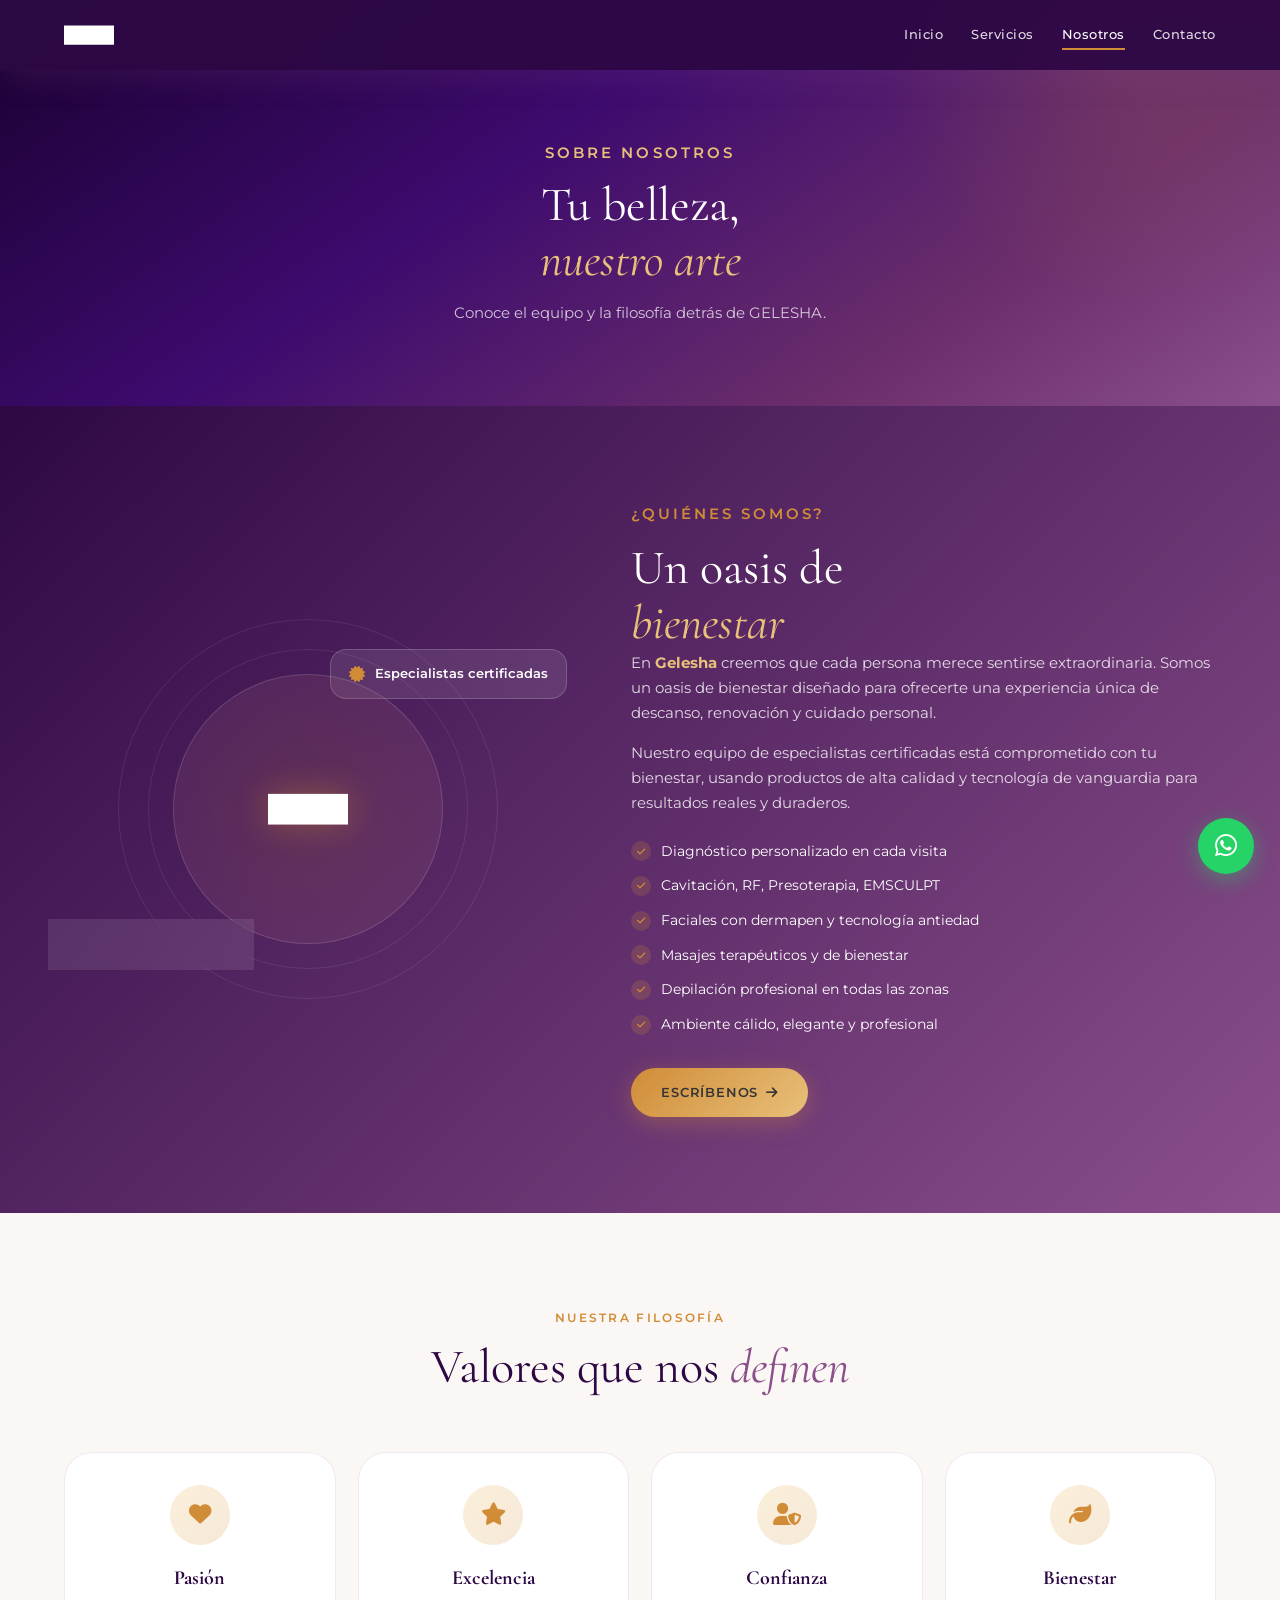
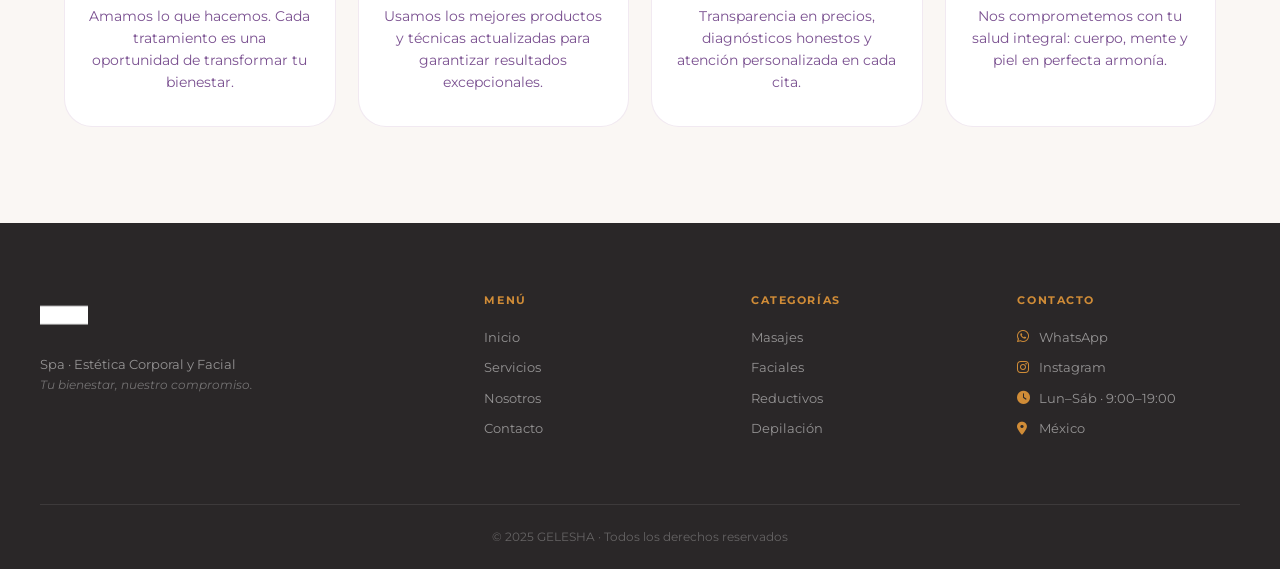
<file: nosotros.html>
<!DOCTYPE html>
<html lang="es">
<head>
  <meta charset="UTF-8" />
  <meta name="viewport" content="width=device-width, initial-scale=1.0" />
  <title>Nosotros — GELESHA Spa</title>
  <link rel="preconnect" href="https://fonts.googleapis.com" />
  <link rel="preconnect" href="https://fonts.gstatic.com" crossorigin />
  <link href="https://fonts.googleapis.com/css2?family=Cormorant+Garamond:ital,wght@0,300;0,400;0,600;1,300;1,400&family=Montserrat:wght@300;400;500;600;700&display=swap" rel="stylesheet" />
  <link rel="stylesheet" href="https://cdn.jsdelivr.net/npm/@fortawesome/fontawesome-free@6.4.0/css/all.min.css" />
  <link rel="stylesheet" href="css/style.css" />
</head>
<body>

  <header class="navbar scrolled" id="navbar">
    <div class="nav-inner">
      <a href="index.html" class="logo-link">
        <img src="images/logo.png" alt="GELESHA" class="logo-img" />
      </a>
      <nav class="nav-links" id="navLinks">
        <a href="index.html">Inicio</a>
        <a href="servicios.html">Servicios</a>
        <a href="nosotros.html" class="active">Nosotros</a>
        <a href="contacto.html">Contacto</a>
        
      </nav>
      <button class="hamburger" id="hamburger" aria-label="Menú">
        <span></span><span></span><span></span>
      </button>
    </div>
  </header>

  <section class="page-hero">
    <div class="page-hero-content">
      <p class="section-eyebrow">Sobre nosotros</p>
      <h1 class="section-title">Tu belleza,<br /><em>nuestro arte</em></h1>
      <p>Conoce el equipo y la filosofía detrás de GELESHA.</p>
    </div>
  </section>

  <!-- NOSOTROS -->
  <section class="nosotros section">
    <div class="container nosotros-inner">
      <div class="nosotros-visual">
        <div class="visual-card visual-card--top">
          <i class="fa-solid fa-certificate"></i>
          <span>Especialistas certificadas</span>
        </div>
        <div class="visual-circle">
          <div class="vc-ring vc-ring--1"></div>
          <div class="vc-ring vc-ring--2"></div>
          <img src="images/logo.png" alt="GELESHA" class="vc-logo" />
        </div>
        <div class="visual-card visual-card--bottom">
          <i class="fa-solid fa-heart-pulse"></i>
          <span>Tecnología avanzada</span>
        </div>
      </div>
      <div class="nosotros-text">
        <p class="section-eyebrow">¿Quiénes somos?</p>
        <h2 class="section-title">Un oasis de<br /><em>bienestar</em></h2>
        <p>En <strong>Gelesha</strong> creemos que cada persona merece sentirse extraordinaria. Somos un oasis de bienestar diseñado para ofrecerte una experiencia única de descanso, renovación y cuidado personal.</p>
        <p>Nuestro equipo de especialistas certificadas está comprometido con tu bienestar, usando productos de alta calidad y tecnología de vanguardia para resultados reales y duraderos.</p>
        <ul class="nosotros-features">
          <li><i class="fa-solid fa-check"></i> Diagnóstico personalizado en cada visita</li>
          <li><i class="fa-solid fa-check"></i> Cavitación, RF, Presoterapia, EMSCULPT</li>
          <li><i class="fa-solid fa-check"></i> Faciales con dermapen y tecnología antiedad</li>
          <li><i class="fa-solid fa-check"></i> Masajes terapéuticos y de bienestar</li>
          <li><i class="fa-solid fa-check"></i> Depilación profesional en todas las zonas</li>
          <li><i class="fa-solid fa-check"></i> Ambiente cálido, elegante y profesional</li>
        </ul>
        <a href="contacto.html" class="btn-primary">
          Escríbenos <i class="fa-solid fa-arrow-right"></i>
        </a>
      </div>
    </div>
  </section>

  <!-- VALORES -->
  <section class="valores section" style="background:#faf7f4;">
    <div class="container">
      <div class="section-header">
        <p class="section-eyebrow">Nuestra filosofía</p>
        <h2 class="section-title">Valores que nos <em>definen</em></h2>
      </div>
      <div class="valores-grid">
        <div class="valor-card">
          <div class="valor-icon"><i class="fa-solid fa-heart"></i></div>
          <h3>Pasión</h3>
          <p>Amamos lo que hacemos. Cada tratamiento es una oportunidad de transformar tu bienestar.</p>
        </div>
        <div class="valor-card">
          <div class="valor-icon"><i class="fa-solid fa-star"></i></div>
          <h3>Excelencia</h3>
          <p>Usamos los mejores productos y técnicas actualizadas para garantizar resultados excepcionales.</p>
        </div>
        <div class="valor-card">
          <div class="valor-icon"><i class="fa-solid fa-user-shield"></i></div>
          <h3>Confianza</h3>
          <p>Transparencia en precios, diagnósticos honestos y atención personalizada en cada cita.</p>
        </div>
        <div class="valor-card">
          <div class="valor-icon"><i class="fa-solid fa-leaf"></i></div>
          <h3>Bienestar</h3>
          <p>Nos comprometemos con tu salud integral: cuerpo, mente y piel en perfecta armonía.</p>
        </div>
      </div>
    </div>
  </section>

  <footer class="footer">
    <div class="footer-inner">
      <div class="footer-brand">
        <img src="images/logo.png" alt="GELESHA" class="footer-logo" />
        <p>Spa · Estética Corporal y Facial</p>
        <p class="footer-tagline">Tu bienestar, nuestro compromiso.</p>
      </div>
      <div class="footer-nav">
        <h4>Menú</h4>
        <a href="index.html">Inicio</a>
        <a href="servicios.html">Servicios</a>
        <a href="nosotros.html">Nosotros</a>
        <a href="contacto.html">Contacto</a>
      </div>
      <div class="footer-nav">
        <h4>Categorías</h4>
        <a href="servicios.html?cat=Masaje">Masajes</a>
        <a href="servicios.html?cat=Facial">Faciales</a>
        <a href="servicios.html?cat=Reductivo">Reductivos</a>
        <a href="servicios.html?cat=Depilacion">Depilación</a>
      </div>
      <div class="footer-contact">
        <h4>Contacto</h4>
        <p><i class="fa-brands fa-whatsapp"></i> WhatsApp</p>
        <p><i class="fa-brands fa-instagram"></i> Instagram</p>
        <p><i class="fa-solid fa-clock"></i> Lun–Sáb · 9:00–19:00</p>
        <p><i class="fa-solid fa-location-dot"></i> México</p>
      </div>
    </div>
    <div class="footer-bottom">
      <p>© 2025 GELESHA · Todos los derechos reservados</p>
    </div>
  </footer>

  <a href="https://wa.me/529987388389" target="_blank" rel="noopener" class="whatsapp-float">
    <i class="fa-brands fa-whatsapp"></i>
  </a>
  <script src="js/main.js"></script>
</body>
</html>
</file>
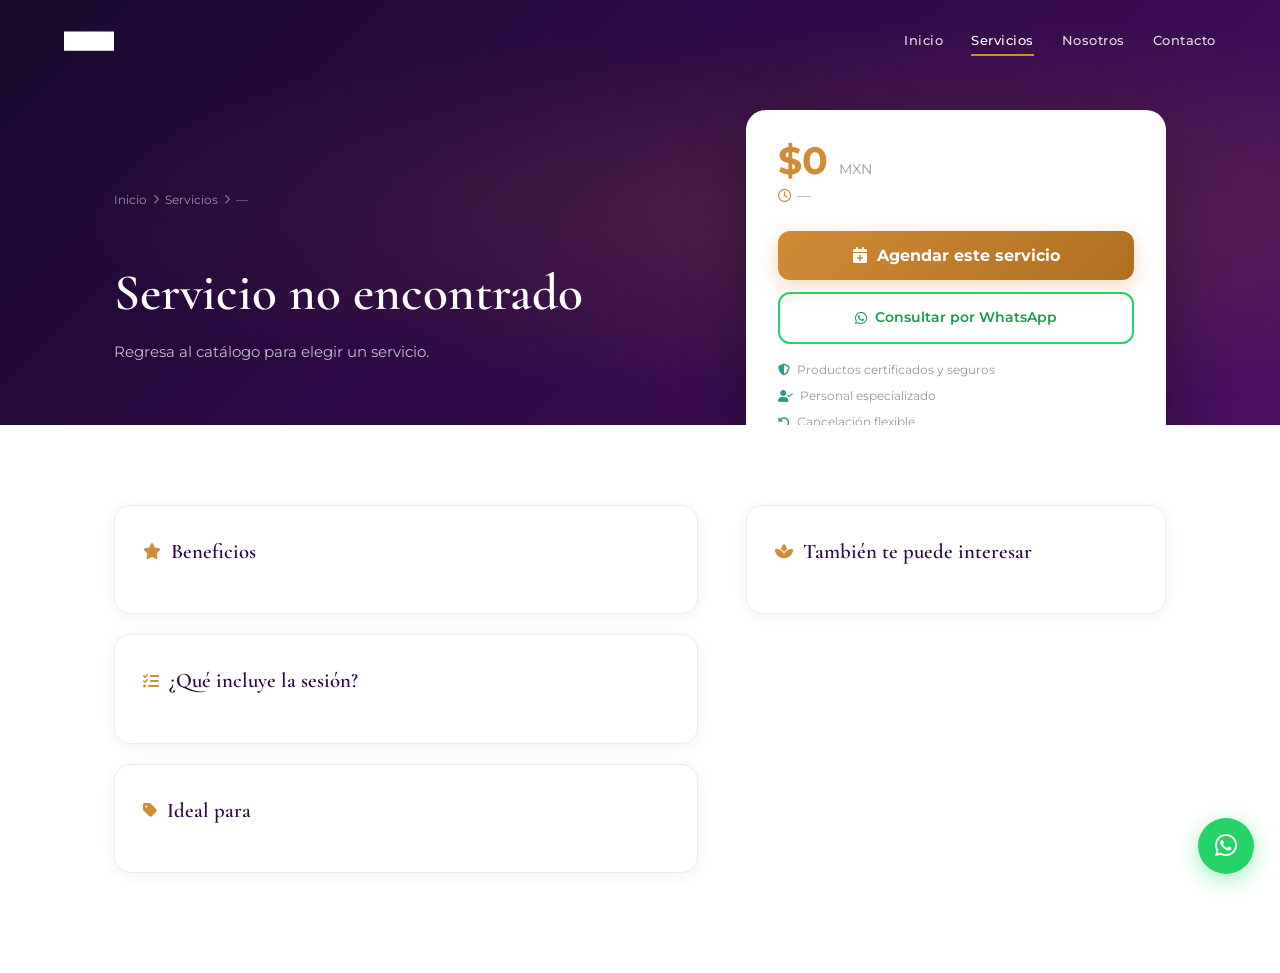
<file: servicio.html>
<!DOCTYPE html>
<html lang="es">
<head>
  <meta charset="UTF-8" />
  <meta name="viewport" content="width=device-width, initial-scale=1.0" />
  <title id="pageTitle">Servicio — GELESHA Spa</title>
  <meta name="description" id="pageDesc" content="Detalle del servicio en GELESHA Spa" />
  <link rel="preconnect" href="https://fonts.googleapis.com" />
  <link href="https://fonts.googleapis.com/css2?family=Cormorant+Garamond:ital,wght@0,300;0,400;0,600;1,300;1,400&family=Montserrat:wght@300;400;500;600;700&display=swap" rel="stylesheet" />
  <link rel="stylesheet" href="https://cdn.jsdelivr.net/npm/@fortawesome/fontawesome-free@6.4.0/css/all.min.css" />
  <link rel="stylesheet" href="css/style.css" />
  <style>
    /* ═══════════════════════════════════════════════════════
       PÁGINA DE DETALLE DE SERVICIO
    ═══════════════════════════════════════════════════════ */

    /* ── HERO ───────────────────────────────────────────── */
    .det-hero {
      background: linear-gradient(135deg, #1a0a2e 0%, #2D0845 45%, #4a1060 100%);
      padding: 110px 0 0;
      position: relative;
      overflow: hidden;
    }
    .det-hero::before {
      content: '';
      position: absolute; inset: 0;
      background: radial-gradient(ellipse at 70% 50%, rgba(208,140,55,.18) 0%, transparent 65%);
    }
    .det-hero-inner {
      max-width: 1100px;
      margin: 0 auto;
      padding: 0 24px 0;
      display: grid;
      grid-template-columns: 1fr 420px;
      gap: 48px;
      align-items: end;
      position: relative;
    }
    .det-breadcrumb {
      font-size: .75rem;
      color: rgba(255,255,255,.45);
      margin-bottom: 20px;
      display: flex;
      align-items: center;
      gap: 6px;
    }
    .det-breadcrumb a { color: rgba(255,255,255,.55); transition: color .2s; }
    .det-breadcrumb a:hover { color: #D08C37; }
    .det-breadcrumb i { font-size: .6rem; }

    .det-cat-badge {
      display: inline-flex;
      align-items: center;
      gap: 6px;
      padding: 5px 14px;
      border-radius: 20px;
      font-size: .72rem;
      font-weight: 700;
      letter-spacing: .06em;
      text-transform: uppercase;
      margin-bottom: 16px;
    }

    .det-hero h1 {
      font-family: 'Cormorant Garamond', serif;
      font-size: clamp(2rem, 4.5vw, 3.2rem);
      font-weight: 600;
      color: #fff;
      line-height: 1.15;
      margin-bottom: 16px;
    }

    .det-hero-desc {
      color: rgba(255,255,255,.72);
      font-size: .95rem;
      line-height: 1.7;
      margin-bottom: 28px;
      max-width: 500px;
    }

    .det-meta-pills {
      display: flex;
      flex-wrap: wrap;
      gap: 10px;
      margin-bottom: 32px;
    }
    .det-pill {
      display: inline-flex;
      align-items: center;
      gap: 7px;
      padding: 8px 16px;
      background: rgba(255,255,255,.1);
      border: 1px solid rgba(255,255,255,.15);
      border-radius: 24px;
      font-size: .8rem;
      color: rgba(255,255,255,.85);
      backdrop-filter: blur(4px);
    }
    .det-pill i { color: #D08C37; }

    /* Booking card floating */
    .det-book-card {
      background: #fff;
      border-radius: 20px;
      padding: 32px;
      box-shadow: 0 24px 60px rgba(0,0,0,.35);
      margin-bottom: -40px;
      position: relative;
      z-index: 10;
    }
    .det-book-price {
      font-size: 2.4rem;
      font-weight: 700;
      color: #D08C37;
      line-height: 1;
      margin-bottom: 4px;
    }
    .det-book-price span {
      font-size: .85rem;
      font-weight: 400;
      color: #9e9790;
    }
    .det-book-duration {
      font-size: .82rem;
      color: #9e9790;
      margin-bottom: 24px;
      display: flex;
      align-items: center;
      gap: 6px;
    }
    .det-book-duration i { color: #D08C37; }

    .btn-book-main {
      width: 100%;
      padding: 15px;
      background: linear-gradient(135deg, #D08C37, #b07020);
      color: #fff;
      border: none;
      border-radius: 12px;
      font-family: inherit;
      font-size: 1rem;
      font-weight: 700;
      cursor: pointer;
      display: flex;
      align-items: center;
      justify-content: center;
      gap: 10px;
      transition: transform .2s, box-shadow .2s;
      box-shadow: 0 6px 20px rgba(208,140,55,.35);
      margin-bottom: 12px;
    }
    .btn-book-main:hover {
      transform: translateY(-2px);
      box-shadow: 0 10px 28px rgba(208,140,55,.45);
    }
    .btn-book-wa {
      width: 100%;
      padding: 12px;
      background: none;
      border: 2px solid #25D366;
      border-radius: 12px;
      font-family: inherit;
      font-size: .88rem;
      font-weight: 600;
      color: #1a9c50;
      cursor: pointer;
      display: flex;
      align-items: center;
      justify-content: center;
      gap: 8px;
      transition: all .2s;
      text-decoration: none;
    }
    .btn-book-wa:hover {
      background: #25D366;
      color: #fff;
    }

    .det-book-trust {
      margin-top: 16px;
      display: flex;
      flex-direction: column;
      gap: 6px;
    }
    .det-trust-item {
      font-size: .75rem;
      color: #9e9790;
      display: flex;
      align-items: center;
      gap: 7px;
    }
    .det-trust-item i { color: #2a9d8f; }

    /* ── CONTENT SECTION ────────────────────────────────── */
    .det-content {
      max-width: 1100px;
      margin: 80px auto 0;
      padding: 0 24px 80px;
      display: grid;
      grid-template-columns: 1fr 420px;
      gap: 48px;
      align-items: start;
    }

    .det-section {
      background: #fff;
      border-radius: 16px;
      padding: 28px;
      box-shadow: 0 2px 16px rgba(0,0,0,.06);
      border: 1px solid #f0ece8;
      margin-bottom: 20px;
    }
    .det-section h3 {
      font-family: 'Cormorant Garamond', serif;
      font-size: 1.3rem;
      font-weight: 600;
      color: #2D0845;
      margin-bottom: 16px;
      display: flex;
      align-items: center;
      gap: 10px;
    }
    .det-section h3 i { color: #D08C37; font-size: 1rem; }

    .det-benefits-list {
      display: flex;
      flex-direction: column;
      gap: 10px;
    }
    .det-benefit {
      display: flex;
      align-items: flex-start;
      gap: 10px;
      font-size: .88rem;
      color: #4A2060;
      line-height: 1.5;
    }
    .det-benefit i { color: #D08C37; margin-top: 2px; flex-shrink: 0; }

    .det-steps {
      display: flex;
      flex-direction: column;
      gap: 16px;
    }
    .det-step {
      display: flex;
      gap: 14px;
      align-items: flex-start;
    }
    .det-step-num {
      width: 32px;
      height: 32px;
      border-radius: 50%;
      background: linear-gradient(135deg, #D08C37, #b07020);
      color: #fff;
      font-size: .78rem;
      font-weight: 700;
      display: flex;
      align-items: center;
      justify-content: center;
      flex-shrink: 0;
    }
    .det-step-text strong {
      display: block;
      font-size: .88rem;
      font-weight: 600;
      color: #2D0845;
      margin-bottom: 2px;
    }
    .det-step-text span { font-size: .82rem; color: #9e9790; }

    /* Tags */
    .det-tags {
      display: flex;
      flex-wrap: wrap;
      gap: 8px;
    }
    .det-tag {
      padding: 5px 12px;
      border-radius: 20px;
      font-size: .75rem;
      font-weight: 600;
      background: #f5f3f0;
      color: #6e6860;
      border: 1px solid #e8e4de;
    }

    /* Related services */
    .det-related-grid {
      display: grid;
      grid-template-columns: 1fr;
      gap: 10px;
    }
    .det-related-item {
      display: flex;
      justify-content: space-between;
      align-items: center;
      padding: 12px 16px;
      border-radius: 10px;
      border: 1px solid #f0ece8;
      cursor: pointer;
      transition: all .2s;
      text-decoration: none;
      color: inherit;
    }
    .det-related-item:hover {
      border-color: #D08C37;
      background: #fdf8f2;
    }
    .det-related-name { font-size: .85rem; font-weight: 600; color: #2D0845; }
    .det-related-time { font-size: .75rem; color: #9e9790; margin-top: 2px; }
    .det-related-price { font-size: .9rem; font-weight: 700; color: #D08C37; }

    /* ── BOOKING MODAL ──────────────────────────────────── */
    .modal-overlay {
      position: fixed; inset: 0;
      background: rgba(20,5,40,.65);
      z-index: 300;
      display: flex; align-items: center; justify-content: center;
      padding: 16px;
      opacity: 0; pointer-events: none;
      transition: opacity .3s;
      backdrop-filter: blur(4px);
    }
    .modal-overlay.open { opacity: 1; pointer-events: all; }

    .modal-book {
      background: #fff;
      border-radius: 24px;
      width: 100%; max-width: 560px;
      max-height: 92vh; overflow-y: auto;
      box-shadow: 0 32px 80px rgba(0,0,0,.35);
      transform: translateY(28px) scale(.97);
      transition: transform .3s cubic-bezier(.4,0,.2,1);
    }
    .modal-overlay.open .modal-book { transform: translateY(0) scale(1); }

    /* ── Modal header ── */
    .modal-book-header {
      padding: 22px 24px 18px;
      border-bottom: 1px solid #f0ece8;
      display: flex;
      align-items: center;
      justify-content: space-between;
      gap: 12px;
      position: sticky; top: 0;
      background: #fff;
      border-radius: 24px 24px 0 0;
      z-index: 2;
    }
    .modal-book-header h3 {
      font-family: 'Cormorant Garamond', serif;
      font-size: 1.35rem;
      font-weight: 600;
      color: #2D0845;
    }
    .modal-book-header p { font-size: .78rem; color: #9e9790; margin-top: 2px; }
    .modal-close-btn {
      background: #f5f3f0; border: none;
      width: 34px; height: 34px; border-radius: 50%;
      cursor: pointer; font-size: .9rem; color: #6e6860;
      display: flex; align-items: center; justify-content: center;
      transition: all .2s; flex-shrink: 0;
    }
    .modal-close-btn:hover { background: #e8e4de; color: #2D0845; }

    /* ── Steps indicator ── */
    .steps-bar {
      display: flex;
      align-items: center;
      justify-content: center;
      gap: 0;
      padding: 16px 24px 0;
    }
    .step-dot {
      display: flex;
      flex-direction: column;
      align-items: center;
      gap: 5px;
      position: relative;
    }
    .step-dot-circle {
      width: 32px; height: 32px;
      border-radius: 50%;
      border: 2px solid #e8e4de;
      background: #fff;
      color: #c8c4be;
      font-size: .78rem;
      font-weight: 700;
      display: flex; align-items: center; justify-content: center;
      transition: all .3s;
      z-index: 1;
    }
    .step-dot.active .step-dot-circle {
      border-color: #D08C37;
      background: #D08C37;
      color: #fff;
      box-shadow: 0 0 0 4px rgba(208,140,55,.2);
    }
    .step-dot.done .step-dot-circle {
      border-color: #2a9d8f;
      background: #2a9d8f;
      color: #fff;
    }
    .step-dot-label {
      font-size: .65rem;
      font-weight: 600;
      color: #c8c4be;
      text-transform: uppercase;
      letter-spacing: .05em;
      white-space: nowrap;
    }
    .step-dot.active .step-dot-label,
    .step-dot.done  .step-dot-label { color: #D08C37; }
    .step-dot.done  .step-dot-label { color: #2a9d8f; }
    .step-line {
      width: 48px; height: 2px;
      background: #e8e4de;
      margin: 0 4px;
      margin-bottom: 20px;
      transition: background .3s;
    }
    .step-line.done { background: #2a9d8f; }

    /* ── Service banner ── */
    .svc-banner {
      margin: 16px 24px 0;
      padding: 12px 16px;
      background: linear-gradient(135deg, #fdf8f2, #faf4ea);
      border: 1.5px solid rgba(208,140,55,.22);
      border-radius: 12px;
      display: flex;
      align-items: center;
      justify-content: space-between;
      gap: 8px;
    }
    .svc-banner-name { font-size: .88rem; font-weight: 700; color: #2D0845; }
    .svc-banner-sub  { font-size: .73rem; color: #9e9790; margin-top: 1px; }
    .svc-banner-price{ font-size: 1.15rem; font-weight: 700; color: #D08C37; white-space:nowrap; }

    /* ── Step panels ── */
    .modal-book-body { padding: 20px 24px 24px; }
    .step-panel { display: none; }
    .step-panel.active { display: block; }

    /* ── CALENDAR ── */
    .cal-header {
      display: flex; align-items: center; justify-content: space-between;
      margin-bottom: 14px;
    }
    .cal-month-label {
      font-size: 1rem; font-weight: 700; color: #2D0845;
      font-family: 'Cormorant Garamond', serif;
    }
    .cal-nav {
      background: none; border: 1.5px solid #e8e4de;
      width: 32px; height: 32px; border-radius: 8px;
      cursor: pointer; font-size: .85rem; color: #6e6860;
      display: flex; align-items: center; justify-content: center;
      transition: all .2s;
    }
    .cal-nav:hover { border-color: #D08C37; color: #D08C37; }
    .cal-nav:disabled { opacity: .3; cursor: not-allowed; }
    .cal-grid {
      display: grid;
      grid-template-columns: repeat(7, 1fr);
      gap: 4px;
    }
    .cal-day-name {
      text-align: center;
      font-size: .68rem;
      font-weight: 700;
      color: #9e9790;
      text-transform: uppercase;
      padding: 4px 0 8px;
      letter-spacing: .04em;
    }
    .cal-day {
      aspect-ratio: 1;
      border-radius: 10px;
      display: flex; align-items: center; justify-content: center;
      font-size: .85rem;
      font-weight: 500;
      cursor: pointer;
      border: 1.5px solid transparent;
      transition: all .18s;
      color: #373435;
      background: #faf9f7;
    }
    .cal-day:hover:not(.disabled):not(.selected) {
      border-color: #D08C37;
      background: #fdf8f2;
      color: #D08C37;
    }
    .cal-day.selected {
      background: #D08C37;
      color: #fff;
      border-color: #D08C37;
      font-weight: 700;
      box-shadow: 0 4px 12px rgba(208,140,55,.4);
    }
    .cal-day.today:not(.selected) {
      border-color: #8B4F8B;
      color: #8B4F8B;
      font-weight: 700;
    }
    .cal-day.disabled {
      color: #d5cfc8;
      background: transparent;
      cursor: not-allowed;
      border-color: transparent;
    }
    .cal-day.empty { background: transparent; cursor: default; }

    /* ── TIME SLOTS ── */
    .time-section-title {
      font-size: .75rem;
      font-weight: 700;
      text-transform: uppercase;
      letter-spacing: .07em;
      color: #9e9790;
      margin: 20px 0 10px;
    }
    .time-grid {
      display: grid;
      grid-template-columns: repeat(4, 1fr);
      gap: 8px;
    }
    .time-slot {
      padding: 10px 6px;
      border-radius: 10px;
      border: 1.5px solid #e8e4de;
      background: #faf9f7;
      text-align: center;
      font-size: .82rem;
      font-weight: 600;
      color: #4A2060;
      cursor: pointer;
      transition: all .18s;
    }
    .time-slot:hover:not(.unavailable) {
      border-color: #D08C37;
      background: #fdf8f2;
      color: #D08C37;
    }
    .time-slot.selected {
      background: #2D0845;
      border-color: #2D0845;
      color: #fff;
      box-shadow: 0 4px 12px rgba(45,8,69,.3);
    }

    /* ── DATE SELECTED SUMMARY ── */
    .date-summary {
      display: none;
      align-items: center;
      gap: 10px;
      padding: 12px 14px;
      background: #f0ece8;
      border-radius: 10px;
      margin-bottom: 6px;
      font-size: .85rem;
      color: #2D0845;
      font-weight: 600;
    }
    .date-summary.show { display: flex; }
    .date-summary i { color: #D08C37; }
    .date-summary .change-link {
      margin-left: auto;
      font-size: .75rem;
      color: #D08C37;
      cursor: pointer;
      font-weight: 600;
      text-decoration: underline;
    }

    /* ── FORM FIELDS ── */
    .form-group {
      margin-bottom: 14px;
    }
    .form-group label {
      display: block;
      font-size: .72rem;
      font-weight: 700;
      color: #6e6860;
      text-transform: uppercase;
      letter-spacing: .06em;
      margin-bottom: 6px;
    }
    .form-group input,
    .form-group select,
    .form-group textarea {
      width: 100%;
      padding: 11px 14px;
      border: 1.5px solid #e8e4de;
      border-radius: 10px;
      font-family: inherit;
      font-size: .9rem;
      color: #373435;
      background: #faf9f7;
      outline: none;
      transition: border-color .2s, box-shadow .2s;
    }
    .form-group input:focus,
    .form-group select:focus,
    .form-group textarea:focus {
      border-color: #D08C37;
      box-shadow: 0 0 0 3px rgba(208,140,55,.12);
      background: #fff;
    }
    .form-row { display: grid; grid-template-columns: 1fr 1fr; gap: 12px; }

    /* ── CONFIRM SUMMARY ── */
    .confirm-box {
      background: linear-gradient(135deg, #fdf8f2, #faf4ea);
      border: 1.5px solid rgba(208,140,55,.2);
      border-radius: 14px;
      padding: 18px;
      margin-bottom: 18px;
    }
    .confirm-row {
      display: flex;
      justify-content: space-between;
      align-items: center;
      padding: 7px 0;
      border-bottom: 1px solid rgba(208,140,55,.1);
      font-size: .85rem;
    }
    .confirm-row:last-child { border-bottom: none; }
    .confirm-row span:first-child { color: #9e9790; font-weight: 500; }
    .confirm-row span:last-child  { color: #2D0845; font-weight: 700; }

    /* ── NAV BUTTONS ── */
    .modal-nav {
      display: flex;
      gap: 10px;
      margin-top: 20px;
    }
    .btn-back {
      padding: 12px 20px;
      background: none;
      border: 1.5px solid #e8e4de;
      border-radius: 12px;
      font-family: inherit;
      font-size: .88rem;
      font-weight: 600;
      color: #6e6860;
      cursor: pointer;
      display: flex; align-items: center; gap: 6px;
      transition: all .2s;
    }
    .btn-back:hover { border-color: #9e9790; color: #373435; }
    .btn-next {
      flex: 1;
      padding: 13px;
      background: linear-gradient(135deg, #D08C37, #b07020);
      color: #fff;
      border: none;
      border-radius: 12px;
      font-family: inherit;
      font-size: .92rem;
      font-weight: 700;
      cursor: pointer;
      display: flex; align-items: center; justify-content: center; gap: 8px;
      transition: transform .2s, box-shadow .2s, background .2s;
      box-shadow: 0 4px 16px rgba(208,140,55,.3);
    }
    .btn-next:hover { transform: translateY(-1px); box-shadow: 0 8px 24px rgba(208,140,55,.4); }
    .btn-next:disabled { background: #d5cfc8; box-shadow: none; transform: none; cursor: not-allowed; }
    .btn-next.btn-confirm { background: linear-gradient(135deg, #2a9d8f, #1a7d6f); box-shadow: 0 4px 16px rgba(42,157,143,.3); }
    .btn-next.btn-confirm:hover { box-shadow: 0 8px 24px rgba(42,157,143,.4); }

    /* ── SUCCESS ── */
    .book-success {
      display: none;
      text-align: center;
      padding: 40px 24px 32px;
    }
    .book-success.show { display: block; }
    .success-anim {
      width: 80px; height: 80px;
      border-radius: 50%;
      background: linear-gradient(135deg, #2a9d8f, #1a7d6f);
      color: #fff; font-size: 2.2rem;
      display: flex; align-items: center; justify-content: center;
      margin: 0 auto 20px;
      animation: popIn .4s cubic-bezier(.4,0,.2,1);
    }
    @keyframes popIn {
      0%   { transform: scale(0); opacity: 0; }
      70%  { transform: scale(1.12); }
      100% { transform: scale(1); opacity: 1; }
    }
    .book-success h3 {
      font-family: 'Cormorant Garamond', serif;
      font-size: 1.8rem; color: #2D0845; margin-bottom: 8px;
    }
    .book-success p { font-size: .88rem; color: #9e9790; margin-bottom: 6px; }
    .success-detail {
      background: #f5f3f0; border-radius: 12px;
      padding: 16px; margin: 20px 0;
      text-align: left;
    }
    .success-detail p {
      font-size: .85rem; color: #4A2060;
      font-weight: 600; margin: 4px 0;
    }
    .success-detail i { color: #D08C37; width: 18px; }

    /* Error */
    .form-msg {
      padding: 10px 14px; border-radius: 8px;
      font-size: .82rem; margin-top: 10px; display: none;
    }
    .form-msg.show { display: flex; align-items: center; gap: 8px; }
    .form-msg.error   { background: rgba(192,48,48,.08); border: 1px solid rgba(192,48,48,.2); color: #c03030; }
    .form-msg.success { background: rgba(42,157,143,.08); border: 1px solid rgba(42,157,143,.2); color: #1a7d6f; }

    /* ── RESPONSIVE ─────────────────────────────────────── */
    @media (max-width: 900px) {
      .det-hero-inner, .det-content {
        grid-template-columns: 1fr;
      }
      .det-book-card { margin-bottom: 0; margin-top: 32px; }
      .det-hero-inner { padding-bottom: 32px; }
    }
    @media (max-width: 600px) {
      .form-row { grid-template-columns: 1fr; }
    }
  </style>
</head>
<body>

  <!-- ══ NAV ════════════════════════════════════════════════ -->
  <header class="navbar" id="navbar">
    <div class="nav-inner">
      <a href="index.html" class="logo-link">
        <img src="images/logo.png" alt="GELESHA" class="logo-img" />
      </a>
      <nav class="nav-links" id="navLinks">
        <a href="index.html">Inicio</a>
        <a href="servicios.html" class="active">Servicios</a>
        <a href="nosotros.html">Nosotros</a>
        <a href="contacto.html">Contacto</a>
      </nav>
      <button class="hamburger" id="hamburger" aria-label="Menú">
        <span></span><span></span><span></span>
      </button>
    </div>
  </header>

  <!-- ══ HERO ═══════════════════════════════════════════════ -->
  <section class="det-hero" id="detHero">
    <div class="det-hero-inner">
      <!-- Left: info -->
      <div class="det-info">
        <div class="det-breadcrumb">
          <a href="index.html">Inicio</a>
          <i class="fa-solid fa-chevron-right"></i>
          <a href="servicios.html">Servicios</a>
          <i class="fa-solid fa-chevron-right"></i>
          <span id="breadCat">—</span>
        </div>
        <div class="det-cat-badge" id="catBadge"></div>
        <h1 id="srvTitle">Cargando…</h1>
        <p class="det-hero-desc" id="srvDesc"></p>
        <div class="det-meta-pills" id="srvPills"></div>
      </div>
      <!-- Right: booking card -->
      <div class="det-book-card">
        <div class="det-book-price" id="cardPrice">$0 <span>MXN</span></div>
        <div class="det-book-duration" id="cardDuration">
          <i class="fa-regular fa-clock"></i> <span>—</span>
        </div>
        <button class="btn-book-main" id="btnOpenForm">
          <i class="fa-solid fa-calendar-plus"></i> Agendar este servicio
        </button>
        <a href="#" class="btn-book-wa" id="btnWa" target="_blank" rel="noopener">
          <i class="fa-brands fa-whatsapp"></i> Consultar por WhatsApp
        </a>
        <div class="det-book-trust">
          <div class="det-trust-item"><i class="fa-solid fa-shield-halved"></i> Productos certificados y seguros</div>
          <div class="det-trust-item"><i class="fa-solid fa-user-check"></i> Personal especializado</div>
          <div class="det-trust-item"><i class="fa-solid fa-rotate-left"></i> Cancelación flexible</div>
        </div>
      </div>
    </div>
  </section>

  <!-- ══ CONTENT ════════════════════════════════════════════ -->
  <div class="det-content">
    <!-- Left column -->
    <div>
      <!-- Benefits -->
      <div class="det-section">
        <h3><i class="fa-solid fa-star"></i> Beneficios</h3>
        <div class="det-benefits-list" id="srvBenefits"></div>
      </div>

      <!-- Process -->
      <div class="det-section">
        <h3><i class="fa-solid fa-list-check"></i> ¿Qué incluye la sesión?</h3>
        <div class="det-steps" id="srvSteps"></div>
      </div>

      <!-- Tags / ideal for -->
      <div class="det-section">
        <h3><i class="fa-solid fa-tag"></i> Ideal para</h3>
        <div class="det-tags" id="srvTags"></div>
      </div>
    </div>

    <!-- Right column: related services -->
    <div>
      <div class="det-section">
        <h3><i class="fa-solid fa-spa"></i> También te puede interesar</h3>
        <div class="det-related-grid" id="srvRelated"></div>
      </div>
    </div>
  </div>

  <!-- ══ BOOKING MODAL ══════════════════════════════════════ -->
  <div class="modal-overlay" id="modalBook">
    <div class="modal-book">

      <!-- Header -->
      <div class="modal-book-header">
        <div>
          <h3>Agendar cita</h3>
          <p id="modalSubtitle">GELESHA Spa · Lun–Sáb 9:00–17:00</p>
        </div>
        <button class="modal-close-btn" id="closeModal">
          <i class="fa-solid fa-xmark"></i>
        </button>
      </div>

      <!-- Steps bar -->
      <div class="steps-bar" id="stepsBar">
        <div class="step-dot active" id="sdot1">
          <div class="step-dot-circle">1</div>
          <div class="step-dot-label">Fecha</div>
        </div>
        <div class="step-line" id="sline1"></div>
        <div class="step-dot" id="sdot2">
          <div class="step-dot-circle">2</div>
          <div class="step-dot-label">Hora</div>
        </div>
        <div class="step-line" id="sline2"></div>
        <div class="step-dot" id="sdot3">
          <div class="step-dot-circle">3</div>
          <div class="step-dot-label">Datos</div>
        </div>
        <div class="step-line" id="sline3"></div>
        <div class="step-dot" id="sdot4">
          <div class="step-dot-circle">4</div>
          <div class="step-dot-label">Confirmar</div>
        </div>
      </div>

      <!-- Service banner -->
      <div class="svc-banner">
        <div>
          <div class="svc-banner-name" id="bannerName">—</div>
          <div class="svc-banner-sub"  id="bannerSub">—</div>
        </div>
        <div class="svc-banner-price" id="bannerPrice">$0</div>
      </div>

      <div class="modal-book-body">

        <!-- ═══ STEP 1 — FECHA ═══ -->
        <div class="step-panel active" id="step1">
          <div class="cal-header">
            <button class="cal-nav" id="calPrev"><i class="fa-solid fa-chevron-left"></i></button>
            <span class="cal-month-label" id="calMonthLabel"></span>
            <button class="cal-nav" id="calNext"><i class="fa-solid fa-chevron-right"></i></button>
          </div>
          <div class="cal-grid" id="calGrid"></div>
          <div class="modal-nav">
            <button class="btn-next" id="btnStep1" disabled>
              Continuar <i class="fa-solid fa-arrow-right"></i>
            </button>
          </div>
        </div>

        <!-- ═══ STEP 2 — HORA ═══ -->
        <div class="step-panel" id="step2">
          <div class="date-summary show" id="dateSummary">
            <i class="fa-solid fa-calendar-check"></i>
            <span id="dateSummaryText">—</span>
            <span class="change-link" onclick="goToStep(1)">Cambiar</span>
          </div>
          <p class="time-section-title">Mañana</p>
          <div class="time-grid" id="timeGridAM"></div>
          <p class="time-section-title">Tarde</p>
          <div class="time-grid" id="timeGridPM"></div>
          <div class="modal-nav">
            <button class="btn-back" onclick="goToStep(1)"><i class="fa-solid fa-arrow-left"></i> Atrás</button>
            <button class="btn-next" id="btnStep2" disabled>
              Continuar <i class="fa-solid fa-arrow-right"></i>
            </button>
          </div>
        </div>

        <!-- ═══ STEP 3 — DATOS ═══ -->
        <div class="step-panel" id="step3">
          <div class="form-row">
            <div class="form-group">
              <label>Nombre completo *</label>
              <input type="text" id="bNombre" placeholder="María García" autocomplete="name" />
            </div>
            <div class="form-group">
              <label>Teléfono *</label>
              <input type="tel" id="bTelefono" placeholder="+52 998 000 0000" autocomplete="tel" />
            </div>
          </div>
          <div class="form-group">
            <label>Email</label>
            <input type="email" id="bEmail" placeholder="correo@ejemplo.com" autocomplete="email" />
          </div>
          <div class="form-group">
            <label>Notas / preferencias</label>
            <textarea id="bNotas" rows="2" placeholder="¿Alguna condición especial o petición?"></textarea>
          </div>
          <div class="form-msg" id="formMsg"></div>
          <div class="modal-nav">
            <button class="btn-back" onclick="goToStep(2)"><i class="fa-solid fa-arrow-left"></i> Atrás</button>
            <button class="btn-next" id="btnStep3" onclick="goToStep(4)">
              Revisar cita <i class="fa-solid fa-arrow-right"></i>
            </button>
          </div>
        </div>

        <!-- ═══ STEP 4 — CONFIRMAR ═══ -->
        <div class="step-panel" id="step4">
          <div class="confirm-box">
            <div class="confirm-row">
              <span>Servicio</span>
              <span id="cfmServicio">—</span>
            </div>
            <div class="confirm-row">
              <span>Fecha</span>
              <span id="cfmFecha">—</span>
            </div>
            <div class="confirm-row">
              <span>Hora</span>
              <span id="cfmHora">—</span>
            </div>
            <div class="confirm-row">
              <span>Nombre</span>
              <span id="cfmNombre">—</span>
            </div>
            <div class="confirm-row">
              <span>Teléfono</span>
              <span id="cfmTelefono">—</span>
            </div>
            <div class="confirm-row">
              <span>Precio</span>
              <span id="cfmPrecio" style="color:#D08C37">—</span>
            </div>
          </div>
          <div class="form-msg" id="formMsg2"></div>
          <div class="modal-nav">
            <button class="btn-back" onclick="goToStep(3)"><i class="fa-solid fa-arrow-left"></i> Atrás</button>
            <button class="btn-next btn-confirm" id="btnConfirm">
              <i class="fa-solid fa-calendar-check"></i> Confirmar cita
            </button>
          </div>
        </div>

        <!-- ═══ SUCCESS ═══ -->
        <div class="book-success" id="bookSuccess">
          <div class="success-anim"><i class="fa-solid fa-check"></i></div>
          <h3>¡Cita agendada! 🌿</h3>
          <p>Tu solicitud fue enviada con éxito.</p>
          <p>Te contactaremos para confirmar tu horario.</p>
          <div class="success-detail" id="successDetail"></div>
          <button class="btn-book-main" onclick="closeBookModal()" style="margin-top:4px;width:100%">
            <i class="fa-solid fa-spa"></i> Listo
          </button>
        </div>

      </div><!-- /modal-book-body -->
    </div>
  </div>

  <!-- WhatsApp flotante -->
  <a href="https://wa.me/529987388389" target="_blank" rel="noopener" class="whatsapp-float" aria-label="WhatsApp">
    <i class="fa-brands fa-whatsapp"></i>
  </a>

  <script>
  /* ══════════════════════════════════════════════════════
     CATÁLOGO ENRIQUECIDO
  ══════════════════════════════════════════════════════ */
  const CATALOGO = [
    {
      id: 's01', cat:'Masaje', nombre:'Masaje Relajante', precio:850, tiempo:'80 min',
      desc: 'Un viaje de relajación profunda que libera tensiones acumuladas y devuelve el equilibrio a tu cuerpo. Utilizamos aceites esenciales premium y técnicas suecas que calman el sistema nervioso y relajan cada músculo.',
      benefits: ['Reduce el estrés y la ansiedad de forma inmediata','Alivia tensiones musculares y contracturas','Mejora la circulación sanguínea','Favorece el sueño reparador','Libera endorfinas naturales del bienestar'],
      steps: [
        { title: 'Bienvenida y consulta', desc: 'Evaluamos tus zonas de tensión y preferencias.' },
        { title: 'Aplicación de aceites', desc: 'Aceites esenciales tibios seleccionados para tu tipo de piel.' },
        { title: 'Técnica sueca completa', desc: 'Movimientos deslizantes y amasamiento de cuerpo completo.' },
        { title: 'Relajación final', desc: 'Aromaterapia y tiempo de descanso para integrar el tratamiento.' },
      ],
      tags: ['Estrés', 'Primera visita', 'Relajación', 'Tensión muscular', 'Bienestar general'],
    },
    {
      id: 's02', cat:'Masaje', nombre:'Masaje Tejido Profundo', precio:1400, tiempo:'80 min',
      desc: 'Técnica terapéutica que trabaja las capas musculares profundas para liberar tensiones crónicas, nódulos y contracturas arraigadas. Ideal si llevas tiempo con dolor o rigidez persistente.',
      benefits: ['Elimina nódulos y puntos de tensión profunda','Alivia dolor crónico de espalda y cuello','Mejora la movilidad articular','Recuperación post-esfuerzo','Rompe adherencias de tejido conjuntivo'],
      steps: [
        { title: 'Evaluación postural', desc: 'Identificamos zonas de tensión crónica y contracturas.' },
        { title: 'Calentamiento superficial', desc: 'Preparamos los tejidos con presión progresiva.' },
        { title: 'Trabajo profundo', desc: 'Técnicas de fricción y presión en capas musculares profundas.' },
        { title: 'Estiramiento y cierre', desc: 'Estiramientos suaves para fijar los resultados.' },
      ],
      tags: ['Dolor crónico', 'Contracturas', 'Deportistas', 'Rigidez', 'Terapéutico'],
    },
    {
      id: 's03', cat:'Masaje', nombre:'Masaje Piedras Calientes', precio:1400, tiempo:'80 min',
      desc: 'La combinación del calor profundo de las piedras volcánicas con técnicas de masaje crea una experiencia única que funde tensiones y activa la energía vital del cuerpo.',
      benefits: ['Calor profundo que relaja tejidos profundos','Desbloquea la circulación energética','Efecto desinflamatorio y analgésico','Profunda relajación muscular','Experiencia spa de lujo'],
      steps: [
        { title: 'Preparación de piedras', desc: 'Basalto volcánico calentado a temperatura óptima.' },
        { title: 'Colocación en chakras', desc: 'Piedras sobre puntos energéticos clave del cuerpo.' },
        { title: 'Masaje con piedras', desc: 'Deslizamiento de piedras calientes en músculos principales.' },
        { title: 'Armonización final', desc: 'Equilibrio energético y descanso integrador.' },
      ],
      tags: ['Lujo', 'Energía', 'Frío', 'Relajación profunda', 'Especial'],
    },
    {
      id: 's04', cat:'Masaje', nombre:'Masaje Deportivo', precio:1200, tiempo:'80 min',
      desc: 'Diseñado para atletas y personas activas. Combina técnicas de preparación pre-evento y recuperación post-entrenamiento para maximizar el rendimiento y prevenir lesiones.',
      benefits: ['Preparación muscular pre-competencia','Acelera la recuperación post-entrenamiento','Previene lesiones y micro-roturas','Mejora la flexibilidad y rango de movimiento','Elimina el ácido láctico acumulado'],
      steps: [
        { title: 'Evaluación deportiva', desc: 'Identificamos grupos musculares más exigidos.' },
        { title: 'Activación circulatoria', desc: 'Fricciones y petrissage para activar flujo sanguíneo.' },
        { title: 'Trabajo muscular específico', desc: 'Presión profunda en zonas de mayor carga.' },
        { title: 'Estiramientos activos', desc: 'PNF y stretching para fijar la recuperación.' },
      ],
      tags: ['Deportistas', 'Recuperación', 'Prevención lesiones', 'Rendimiento', 'Post-entrenamiento'],
    },
    {
      id: 's05', cat:'Masaje', nombre:'Drenaje Linfático Manual', precio:1350, tiempo:'80 min',
      desc: 'Técnica suave y rítmica que estimula el sistema linfático para eliminar toxinas, reducir retención de líquidos y desinflamar el cuerpo. Ideal post-cirugía o para combatir la celulitis.',
      benefits: ['Elimina retención de líquidos y edemas','Reduce celulitis y grasa localizada','Desintoxica el organismo','Ideal para post-operatorio','Refuerza el sistema inmune'],
      steps: [
        { title: 'Diagnóstico de retención', desc: 'Evaluamos zonas con mayor acumulación de líquidos.' },
        { title: 'Maniobras de apertura', desc: 'Activamos los ganglios principales del sistema linfático.' },
        { title: 'Drenaje completo', desc: 'Movimientos suaves y rítmicos en dirección linfática.' },
        { title: 'Cierre y compresión', desc: 'Vendaje o compresión para potenciar el resultado.' },
      ],
      tags: ['Retención líquidos', 'Post-operatorio', 'Celulitis', 'Desintoxicación', 'Edemas'],
    },
    {
      id: 's06', cat:'Masaje', nombre:'Masaje Sueco', precio:1100, tiempo:'80 min',
      desc: 'El masaje clásico por excelencia. Combina cinco técnicas base — effleurage, petrissage, tapotement, fricción y vibración — para una experiencia completa de bienestar.',
      benefits: ['Mejora la circulación general','Tonifica y relaja la musculatura','Libera tensiones superficiales','Estimula el sistema nervioso parasimpático','Oxigena los tejidos musculares'],
      steps: [
        { title: 'Evaluación inicial', desc: 'Revisamos estado general y zonas prioritarias.' },
        { title: 'Effleurage y petrissage', desc: 'Deslizamientos largos y amasamiento profundo.' },
        { title: 'Tapotement y fricción', desc: 'Percusiones y fricciones para tonificar.' },
        { title: 'Vibración y cierre', desc: 'Vibraciones finas para relajar el sistema nervioso.' },
      ],
      tags: ['Clásico', 'Tonificación', 'Bienestar', 'Primera vez', 'Completo'],
    },
    {
      id: 's07', cat:'Masaje', nombre:'Masaje Piernas Cansadas', precio:500, tiempo:'30 min',
      desc: 'Tratamiento express enfocado en piernas y pies para aliviar la sensación de pesadez, mejorar el retorno venoso y descansar piernas que han trabajado todo el día.',
      benefits: ['Alivia pesadez e hinchazón en piernas','Mejora el retorno venoso','Reduce calambres y hormigueos','Express y muy relajante','Ideal para personas que trabajan de pie'],
      steps: [
        { title: 'Exfoliación suave', desc: 'Eliminamos células muertas para mejor absorción.' },
        { title: 'Aplicación de gel frío', desc: 'Gel refrescante con mentol y árnica.' },
        { title: 'Masaje de retorno', desc: 'Movimientos ascendentes para activar retorno venoso.' },
        { title: 'Elevación y descanso', desc: 'Posicionamiento elevado y vendaje frío opcional.' },
      ],
      tags: ['Express', 'Trabajo de pie', 'Varices', 'Hinchazón', 'Piernas'],
    },
    {
      id: 's08', cat:'Masaje', nombre:'Masaje Chakras', precio:1100, tiempo:'60 min',
      desc: 'Tratamiento holístico que trabaja los 7 centros energéticos del cuerpo usando técnicas de presión, cristales y aromaterapia específica para cada chakra. Reequilibra cuerpo, mente y espíritu.',
      benefits: ['Reequilibra los centros energéticos','Reduce bloqueos emocionales','Profunda paz mental y claridad','Armoniza cuerpo físico y energético','Experiencia espiritual única'],
      steps: [
        { title: 'Diagnóstico energético', desc: 'Identificamos chakras bloqueados o hiperactivos.' },
        { title: 'Colocación de cristales', desc: 'Piedras semipreciosas en cada centro energético.' },
        { title: 'Masaje con aceites', desc: 'Aceites esenciales específicos por chakra.' },
        { title: 'Meditación guiada', desc: 'Cierre con respiración consciente e integración.' },
      ],
      tags: ['Espiritual', 'Energía', 'Meditación', 'Holístico', 'Emocional'],
    },
    {
      id: 's09', cat:'Masaje', nombre:'Masaje Ayurveda', precio:1350, tiempo:'90 min',
      desc: 'Antigua medicina india aplicada al masaje moderno. El Abhyanga utiliza aceites herbales tibios y movimientos rítmicos sincronizados para nutrir la piel, equilibrar los doshas y promover longevidad.',
      benefits: ['Nutre y rejuvenece la piel profundamente','Equilibra los tres doshas (Vata, Pitta, Kapha)','Activa puntos marma energéticos','Desintoxica el organismo','Longevidad y anti-envejecimiento'],
      steps: [
        { title: 'Diagnóstico dosha', desc: 'Determinamos tu constitución ayurvédica.' },
        { title: 'Aceites personalizados', desc: 'Selección de aceites herbales según tu dosha.' },
        { title: 'Abhyanga completo', desc: 'Masaje sincronizado de cuerpo completo con aceites calientes.' },
        { title: 'Shirodara opcional', desc: 'Hilo de aceite tibio en el tercer ojo (si se incluye).' },
      ],
      tags: ['Ayurveda', 'Anti-edad', 'Holístico', 'Piel seca', 'Longevidad'],
    },
    {
      id: 's10', cat:'Masaje', nombre:'Masaje Shantala', precio:850, tiempo:'40 min',
      desc: 'Técnica de masaje originaria de la India, ideal para bebés y también adaptada para adultos. Favorece la conexión, el tacto consciente y la relajación profunda mediante movimientos suaves y envolventes.',
      benefits: ['Conexión profunda cuerpo-mente','Movimientos envolventes ultra-relajantes','Ideal para sensibilidad alta','Nutre emocionalmente','Perfecto para quienes buscan suavidad'],
      steps: [
        { title: 'Contacto inicial', desc: 'Conexión suave y respetuosa con el cuerpo.' },
        { title: 'Secuencia Shantala', desc: 'Serie de movimientos envolventes y rítmicos.' },
        { title: 'Zonas energéticas', desc: 'Atención a plexo solar, corazón y cabeza.' },
        { title: 'Integración', desc: 'Silencio y tiempo de absorción del tratamiento.' },
      ],
      tags: ['Suave', 'Sensibilidad', 'Emocional', 'Conexión', 'Bebés/Adultos'],
    },
    {
      id: 's11', cat:'Masaje', nombre:'Masaje Terapéutico', precio:1000, tiempo:'60 min',
      desc: 'Masaje clínico orientado a la recuperación funcional. Combina técnicas ortopédicas y miofasciales para tratar patologías específicas como contracturas, tortícolis, dolor lumbar y tensión cervical.',
      benefits: ['Trata patologías musculo-esqueléticas','Alivia dolor lumbar y cervical','Rehabilitación post-lesión','Mejora la postura','Técnicas clínicas especializadas'],
      steps: [
        { title: 'Anamnesis clínica', desc: 'Historial de lesiones, posturas y dolor.' },
        { title: 'Test de movilidad', desc: 'Evaluamos rango articular y puntos de dolor.' },
        { title: 'Técnicas ortopédicas', desc: 'Inhibición, movilización y liberación miofascial.' },
        { title: 'Plan de seguimiento', desc: 'Recomendaciones de ejercicios y próximas sesiones.' },
      ],
      tags: ['Clínico', 'Lumbalgia', 'Cervicalgia', 'Tortícolis', 'Rehabilitación'],
    },
    {
      id: 's12', cat:'Masaje', nombre:'Yoga Facial', precio:700, tiempo:'30 min',
      desc: 'Técnica express que combina masaje facial, acupresión y movimientos tonificantes para el rostro. Resulta en piel más firme, luminosa y con expresión relajada. El "botox natural".',
      benefits: ['Tonifica y levanta los músculos faciales','Reduce tensión mandibular y cefaleas','Mejora la circulación facial','Disminuye arrugas de expresión','Efecto lifting natural inmediato'],
      steps: [
        { title: 'Limpieza y preparación', desc: 'Desmaquillaje y tonificación de la piel.' },
        { title: 'Acupresión', desc: 'Presión en puntos específicos para drenar y activar.' },
        { title: 'Ejercicios faciales', desc: 'Movimientos tonificantes en frente, mejillas y cuello.' },
        { title: 'Masaje modelador', desc: 'Amasamiento y pellizcos para definir el óvalo facial.' },
      ],
      tags: ['Express', 'Anti-edad', 'Lifting', 'Mandíbula', 'Luminosidad'],
    },
    // FACIALES
    {
      id: 's13', cat:'Facial', nombre:'Dermapen', precio:1500, tiempo:'80 min',
      desc: 'Microagujación controlada que estimula la producción natural de colágeno y elastina. Trata manchas, cicatrices de acné, poros dilatados y flacidez con resultados visibles desde la primera sesión.',
      benefits: ['Estimula la producción de colágeno','Reduce manchas y cicatrices de acné','Minimiza poros dilatados','Efecto antienvejecimiento profundo','Mejora textura y luminosidad'],
      steps: [
        { title: 'Limpieza profunda', desc: 'Preparación completa de la piel.' },
        { title: 'Aplicación de anestesia tópica', desc: 'Crema anestésica para minimizar molestias.' },
        { title: 'Dermapen', desc: 'Microagujación con profundidad controlada según zona.' },
        { title: 'Sérum regenerador', desc: 'Aplicación de activos de alta concentración.' },
        { title: 'Cuidados post', desc: 'Protección solar y guía de cuidados en casa.' },
      ],
      tags: ['Cicatrices', 'Manchas', 'Poros', 'Colágeno', 'Anti-edad'],
    },
    {
      id: 's14', cat:'Facial', nombre:'Limpieza Facial Profunda', precio:950, tiempo:'90 min',
      desc: 'El ritual base de toda piel sana. Extracción profesional de puntos negros, espinillas e impurezas acompañada de exfoliación enzimática y mascarilla purificante para un cutis impecable.',
      benefits: ['Piel radiante e impecable','Extracción profesional sin lesionar','Poros más refinados','Base para otros tratamientos','Previene el acné'],
      steps: [
        { title: 'Diagnóstico cutáneo', desc: 'Identificamos tu tipo y condición de piel.' },
        { title: 'Doble limpieza', desc: 'Limpieza en profundidad con enzimas.' },
        { title: 'Vapor y ablandamiento', desc: 'Vapor de ozono para abrir poros.' },
        { title: 'Extracción manual', desc: 'Eliminación profesional de impurezas.' },
        { title: 'Mascarilla y cierre', desc: 'Mascarilla purificante y tónico poro-minimizador.' },
      ],
      tags: ['Acné', 'Poros', 'Puntos negros', 'Básico', 'Mantenimiento'],
    },
    {
      id: 's15', cat:'Facial', nombre:'Facial Antiedad', precio:950, tiempo:'90 min',
      desc: 'Protocolo completo con activos de última generación: retinol, vitamina C, péptidos y ácido hialurónico. Combate las arrugas, pérdida de firmeza y apagamiento propios del paso del tiempo.',
      benefits: ['Reduce arrugas finas y expresión','Recupera firmeza y elasticidad','Unifica el tono y luminosidad','Activos premium de alta concentración','Resultados visibles desde la 1ª sesión'],
      steps: [
        { title: 'Diagnóstico de edad cutánea', desc: 'Evaluamos envejecimiento, manchas y flacidez.' },
        { title: 'Exfoliación química', desc: 'AHAs para renovar la superficie celular.' },
        { title: 'Masaje tensor', desc: 'Técnicas de lifting manual y facial.' },
        { title: 'Sérum y mascarilla', desc: 'Activos antiedad de alta penetración.' },
        { title: 'Protección SPF', desc: 'Crema con factor de protección solar alto.' },
      ],
      tags: ['Arrugas', 'Flacidez', 'Anti-edad', '+35 años', 'Luminosidad'],
    },
    {
      id: 's16', cat:'Facial', nombre:'Control Acné', precio:950, tiempo:'90 min',
      desc: 'Protocolo especializado con ácidos exfoliantes, extractos antibacterianos y luz LED azul para tratar y controlar el acné activo, reducir inflamación y prevenir nuevas lesiones.',
      benefits: ['Reduce lesiones activas de acné','Controla el exceso de sebo','Efecto antibacteriano profundo','Cicatriza sin dejar marcas','Equilibra el microbioma cutáneo'],
      steps: [
        { title: 'Análisis sebométrico', desc: 'Medición de sebo y estado del acné.' },
        { title: 'Limpieza antibacteriana', desc: 'Protocolos específicos para piel acneica.' },
        { title: 'Extracción controlada', desc: 'Solo cuando no hay inflamación activa.' },
        { title: 'Luz LED azul', desc: '415nm para eliminar bacteria P. acnes.' },
        { title: 'Tratamiento sebonormalizador', desc: 'Activos que regulan la producción de sebo.' },
      ],
      tags: ['Acné', 'Espinillas', 'Sebo', 'Adolescente/Adulto', 'Antibacteriano'],
    },
    {
      id: 's17', cat:'Facial', nombre:'Facial Descongestivo', precio:950, tiempo:'90 min',
      desc: 'Diseñado para pieles sensibles, reactivas o con rojeces. Calma la inflamación, reduce la cuperosis y refuerza la barrera cutánea con activos calmantes y antiinflamatorios.',
      benefits: ['Calma rojeces y sensaciones de ardor','Refuerza la barrera de la piel','Reduce cuperosis y capilares','Ideal para piel con rosacea','Efecto calmante inmediato'],
      steps: [
        { title: 'Test de sensibilidad', desc: 'Evaluación de reactividad e irritantes.' },
        { title: 'Limpieza ultra-suave', desc: 'Sin fricción, solo suaves emulsiones.' },
        { title: 'Compresas frías', desc: 'Reducción de inflamación con temperatura.' },
        { title: 'Mascarilla calmante', desc: 'Centella asiática, aloe y zinc para calmar.' },
        { title: 'Barrera protectora', desc: 'Crema barrera y FPS para proteger la piel.' },
      ],
      tags: ['Piel sensible', 'Rojeces', 'Rosacea', 'Cuperosis', 'Reactiva'],
    },
    {
      id: 's18', cat:'Facial', nombre:'Facial Despigmentante', precio:950, tiempo:'90 min',
      desc: 'Protocolo intensivo contra manchas, melasma y hiperpigmentación. Combina exfoliación química, activos despigmentantes (niacinamida, arbutina, kojic) y protección solar para un tono uniforme.',
      benefits: ['Elimina manchas y melasma','Unifica el tono de la piel','Previene nuevas hiperpigmentaciones','Activos blanqueadores certificados','Ilumina el complejo de la piel'],
      steps: [
        { title: 'Mapeo de manchas', desc: 'Identificación y clasificación de hiperpigmentaciones.' },
        { title: 'Peeling despigmentante', desc: 'Ácidos específicos para inhibir melanina.' },
        { title: 'Iontoforesis', desc: 'Penetración profunda de activos aclarantes.' },
        { title: 'Mascarilla iluminadora', desc: 'Vitamina C, niacinamida y extractos naturales.' },
        { title: 'Protección indispensable', desc: 'SPF 50+ obligatorio post-tratamiento.' },
      ],
      tags: ['Manchas', 'Melasma', 'Tono uniforme', 'Embarazo', 'Sol'],
    },
    {
      id: 's19', cat:'Facial', nombre:'Facial Hidratante', precio:700, tiempo:'60 min',
      desc: 'Tratamiento express de hidratación intensiva con ácido hialurónico, ceramidas y activos humectantes. Perfecto para pieles deshidratadas, apagadas o después de la exposición solar.',
      benefits: ['Hidratación profunda e inmediata','Restaura la luminosidad','Suaviza la textura de la piel','Efecto "plumping" visible','Ideal para pieles secas y maduras'],
      steps: [
        { title: 'Limpieza exprés', desc: 'Limpieza suave para preparar la piel.' },
        { title: 'Sérum de ácido hialurónico', desc: 'Aplicación de capas de HA multimolecular.' },
        { title: 'Mascarilla oclusiva', desc: 'Mascarilla de ceramidas para fijar la hidratación.' },
        { title: 'Crema y SPF', desc: 'Sellado con crema nutritiva y protección solar.' },
      ],
      tags: ['Piel seca', 'Hidratación', 'Express', 'Post-verano', 'Luminosidad'],
    },
    {
      id: 's20', cat:'Facial', nombre:'Hidralips', precio:700, tiempo:'20 min',
      desc: 'Tratamiento exprés y mimmimante para los labios. Exfoliación, hidratación profunda con ácido hialurónico y mascarilla nutritiva para unos labios suaves, voluminosos y definidos.',
      benefits: ['Labios suaves e hidratados','Efecto voluminizador natural','Elimina piel reseca','Express de 20 minutos','Complemento perfecto del facial'],
      steps: [
        { title: 'Exfoliación de labios', desc: 'Scrub de azúcar para eliminar células muertas.' },
        { title: 'Sérum de labios', desc: 'HA y péptidos para volumen e hidratación.' },
        { title: 'Mascarilla oclusiva', desc: 'Parche hidratante de colageno.' },
        { title: 'Lip balm nutritivo', desc: 'Sellado con aceites de argán y vitamina E.' },
      ],
      tags: ['Express', 'Labios', 'Hidratación', 'Complemento facial', 'Volumen'],
    },
    // APARATOLOGÍA
    {
      id: 's21', cat:'Aparatologia', nombre:'Cavitación', precio:900, tiempo:'50 min',
      desc: 'Tecnología ultrasónica de baja frecuencia que destruye las membranas de las células adiposas de forma no invasiva. Elimina grasa localizada sin cirugía ni recuperación.',
      benefits: ['Destruye células grasas de forma permanente','No invasivo, sin cirugía','Reduce medidas visiblemente','Activa el metabolismo de grasas','Complementa dieta y ejercicio'],
      steps: [
        { title: 'Medición de pliegues', desc: 'Marcamos zonas a tratar y medimos.' },
        { title: 'Gel de contacto', desc: 'Gel conductor para transmitir el ultrasonido.' },
        { title: 'Aplicación de cavitación', desc: '40kHz de ultrasonido sobre la zona adiposa.' },
        { title: 'Drenaje post', desc: 'Drenaje linfático manual para eliminar residuos lipídicos.' },
      ],
      tags: ['Grasa localizada', 'Sin cirugía', 'Reducción medidas', 'Abdomen', 'Muslos'],
    },
    {
      id: 's22', cat:'Aparatologia', nombre:'EMSCULPT (Abd, Glúteos o Piernas)', precio:700, tiempo:'30 min',
      desc: 'Tecnología de campo electromagnético de alta intensidad que genera contracciones musculares supramáximas. Equivale a 20,000 abdominales en 30 minutos. Tonifica y fortalece sin esfuerzo.',
      benefits: ['Tonificación muscular extrema','Equivale a miles de contracciones','Reduce grasa simultáneamente','Sin dolor y sin recuperación','Resultados visibles en pocas sesiones'],
      steps: [
        { title: 'Colocación del aplicador', desc: 'Dispositivo EMSCULPT en la zona seleccionada.' },
        { title: 'Protocolo de contracciones', desc: 'Secuencia de contracciones y relajaciones.' },
        { title: 'Fase de tonificación', desc: 'Vibraciones para eliminar ácido láctico.' },
        { title: 'Evaluación post', desc: 'Medición y registro de la sesión.' },
      ],
      tags: ['Tonificación', 'Glúteos', 'Abdomen', 'Sin ejercicio', 'Rápido'],
    },
    {
      id: 's23', cat:'Aparatologia', nombre:'Radio + Metalo o Madero', precio:1100, tiempo:'60 min',
      desc: 'Combinación potente de radiofrecuencia para tensar la piel desde adentro con maderoterapia o metaloterapia para modelar el contorno corporal desde afuera. Resultados amplificados.',
      benefits: ['Reafirma y tensa la piel','Reduce celulitis y piel de naranja','Modela el contorno corporal','Estimula colágeno y elastina','Complemento ideal post-cavitación'],
      steps: [
        { title: 'Evaluación corporal', desc: 'Identificamos zonas prioritarias de tratamiento.' },
        { title: 'Radiofrecuencia', desc: 'Ondas RF para calentar el tejido dérmico profundo.' },
        { title: 'Maderoterapia / Metaloterapia', desc: 'Herramientas para esculpir y drenar.' },
        { title: 'Crema reafirmante', desc: 'Activos de cafeína y retinol para potenciar.' },
      ],
      tags: ['Celulitis', 'Reafirmar', 'Modelar', 'Piel de naranja', 'Colágeno'],
    },
    {
      id: 's24', cat:'Aparatologia', nombre:'Presoterapia', precio:600, tiempo:'60 min',
      desc: 'Masaje mecánico a través de botas de compresión que actúan sobre las piernas, mejorando el retorno venoso y linfático. Ideal para piernas pesadas, varices incipientes y celulitis.',
      benefits: ['Activa el retorno venoso y linfático','Reduce hinchazón y pesadez','Previene varices','Elimina toxinas y retención','Muy relajante y placentero'],
      steps: [
        { title: 'Colocación de botas', desc: 'Aplicadores de compresión en piernas y abdomen.' },
        { title: 'Programa personalizado', desc: 'Selección de presión y frecuencia según necesidad.' },
        { title: 'Sesión de presoterapia', desc: '50 minutos de compresión intermitente progresiva.' },
        { title: 'Medición post', desc: 'Evaluamos reducción de medidas en la sesión.' },
      ],
      tags: ['Piernas', 'Varices', 'Retención', 'Linfático', 'Relajante'],
    },
    {
      id: 's25', cat:'Aparatologia', nombre:'Gimnasia Pasiva', precio:500, tiempo:'30 min',
      desc: 'Electro-estimulación muscular (EMS) que contrae los músculos de forma controlada sin movimiento activo. Ideal para tonificar, recuperar masa muscular y complementar pérdida de peso.',
      benefits: ['Tonificación sin esfuerzo físico','Recupera masa muscular','Ideal post-lesión o sedentarismo','Acelera el metabolismo basal','Complementa plan de adelgazamiento'],
      steps: [
        { title: 'Colocación de electrodos', desc: 'Parches de electro-estimulación en grupos musculares.' },
        { title: 'Calibración de intensidad', desc: 'Ajustamos la corriente a tu tolerancia.' },
        { title: 'Sesión EMS', desc: '30 minutos de contracciones controladas.' },
        { title: 'Valoración', desc: 'Registro de progreso y plan de sesiones.' },
      ],
      tags: ['Tonificar', 'Sin esfuerzo', 'Post-lesión', 'Sedentarismo', 'EMS'],
    },
    {
      id: 's26', cat:'Aparatologia', nombre:'Carboxiterapia', precio:500, tiempo:'30 min',
      desc: 'Aplicación subcutánea de CO₂ medicinal que mejora la microcirculación, oxigena los tejidos y destruye células grasas. Ideal para ojeras, celulitis y rejuvenecimiento facial o corporal.',
      benefits: ['Elimina ojeras y bolsas profundas','Destruye grasa localizada con CO₂','Mejora la microcirculación','Oxigena y rejuvenece tejidos','Resultados desde la 1ª sesión'],
      steps: [
        { title: 'Limpieza de la zona', desc: 'Asepsia de la piel a tratar.' },
        { title: 'Microinyección de CO₂', desc: 'Agujas ultra-finas con gas medicinal.' },
        { title: 'Masaje de distribución', desc: 'Masaje suave para distribuir el gas.' },
        { title: 'Cuidados post', desc: 'Crema calmante y SPF si es zona facial.' },
      ],
      tags: ['Ojeras', 'Celulitis', 'CO₂', 'Microcirculación', 'Rejuvenecimiento'],
    },
    // REDUCTIVOS
    {
      id: 's27', cat:'Reductivo', nombre:'Reductivo Abdomen', precio:1300, tiempo:'90 min',
      desc: 'Protocolo completo multimodal para reducir grasa abdominal: cavitación + radiofrecuencia + drenaje + vendaje. Resultados desde la primera sesión con reducción de centímetros medibles.',
      benefits: ['Reduce grasa abdominal localizada','Resultados desde la 1ª sesión','Protocolo multi-tecnología','Reduce medidas en centímetros','Mejora el contorno y firmeza'],
      steps: [
        { title: 'Medición inicial', desc: 'Perimetría y fotos de progreso.' },
        { title: 'Cavitación abdominal', desc: 'Ultrasonido para romper células grasas.' },
        { title: 'Radiofrecuencia', desc: 'Reafirmación de piel y tejido.' },
        { title: 'Drenaje linfático', desc: 'Eliminación de residuos lipídicos.' },
        { title: 'Vendaje reductor', desc: 'Vendaje con activos reductores para potenciar.' },
      ],
      tags: ['Abdomen', 'Reducción', 'Grasa', 'Centímetros', 'Resultados rápidos'],
    },
    {
      id: 's28', cat:'Reductivo', nombre:'Reductivo Piernas', precio:1300, tiempo:'90 min',
      desc: 'Tratamiento completo para reducir grasa en muslos, caderas y piernas. Combina cavitación, presoterapia, drenaje y envolvimiento reafirmante para un resultado escultural.',
      benefits: ['Reduce grasa en muslos y caderas','Combate la celulitis profunda','Mejora el retorno venoso','Piernas más estilizadas','Piel más firme y tersa'],
      steps: [
        { title: 'Medición de muslos y caderas', desc: 'Registro fotográfico y perimetría.' },
        { title: 'Cavitación en piernas', desc: 'Ultrasonido en zona de mayor adiposidad.' },
        { title: 'Presoterapia', desc: 'Activación del sistema linfático.' },
        { title: 'Envolvimiento reductivo', desc: 'Cremas activas + film reafirmante.' },
      ],
      tags: ['Muslos', 'Caderas', 'Piernas', 'Celulitis', 'Estilizar'],
    },
    {
      id: 's29', cat:'Reductivo', nombre:'Reductivo Brazos', precio:800, tiempo:'90 min',
      desc: 'Protocolo específico para brazos flácidos o con exceso de grasa. Incluye cavitación localizada, radiofrecuencia tensor y ejercicios de activación para definir y tonificar.',
      benefits: ['Define y tonifica los brazos','Reduce grasa en triceps','Mejora la flacidez','Piel más firme','Complementa plan nutricional'],
      steps: [
        { title: 'Medición de brazos', desc: 'Perimetría en zona de mayor volumen.' },
        { title: 'Cavitación localizada', desc: 'Ultrasonido en triceps y zona interna.' },
        { title: 'Radiofrecuencia', desc: 'Tensado de piel en toda la longitud del brazo.' },
        { title: 'Crema reafirmante', desc: 'Activos de cafeína y retinol para sellar.' },
      ],
      tags: ['Brazos', 'Tríceps', 'Flacidez', 'Definición', 'Tonificación'],
    },
    {
      id: 's30', cat:'Reductivo', nombre:'Reductivo Papada', precio:1100, tiempo:'90 min',
      desc: 'Tratamiento específico para reducir la grasa submentoniana y reafirmar el contorno mandibular y cervical. Sin cirugía, con resultados notables en pocas sesiones.',
      benefits: ['Reduce grasa en papada','Define el contorno mandibular','Reafirma la piel del cuello','Sin cirugía ni recuperación','Efecto lifting natural'],
      steps: [
        { title: 'Fotografía de perfil', desc: 'Registro fotográfico para evaluar progreso.' },
        { title: 'Ultrasonido focal', desc: 'Cavitación específica en zona submentoniana.' },
        { title: 'Radiofrecuencia facial', desc: 'Tensado del tejido del cuello y mandíbula.' },
        { title: 'Masaje tensor', desc: 'Movimientos de levantamiento y drenaje.' },
      ],
      tags: ['Papada', 'Mandíbula', 'Cuello', 'Lifting', 'Sin cirugía'],
    },
    {
      id: 's31', cat:'Reductivo', nombre:'Levantamiento de Glúteos', precio:1000, tiempo:'90 min',
      desc: 'El tratamiento estrella. Combina EMSCULPT para tonificar el músculo glúteo, radiofrecuencia para reafirmar la piel y masajes modeladores para levantar y dar forma al glúteo.',
      benefits: ['Levanta y da forma al glúteo','Tonifica el músculo glúteo','Reafirma piel de glúteos y piernas','Reduce celulitis en la zona','Resultados visibles en pocas sesiones'],
      steps: [
        { title: 'Medición y fotos', desc: 'Registro de contorno y posición inicial.' },
        { title: 'EMSCULPT glúteos', desc: 'Contracciones supramáximas para tonificar músculo.' },
        { title: 'Radiofrecuencia', desc: 'Tensado de piel y estimulación de colágeno.' },
        { title: 'Maderoterapia', desc: 'Modelado del contorno con herramientas de madera.' },
      ],
      tags: ['Glúteos', 'Lifting', 'Tonificación', 'Modelado', 'Estrella'],
    },
    {
      id: 's32', cat:'Reductivo', nombre:'Criolipólisis Abdomen', precio:1100, tiempo:'90 min',
      desc: 'Técnica de congelación de células grasas (fat freeze) en el abdomen. Las células adiposas se cristalizan a -5°C y son eliminadas naturalmente por el organismo en las siguientes semanas.',
      benefits: ['Elimina grasa de forma permanente','Fat freeze sin cirugía','Resultados progresivos en 4-8 semanas','No afecta tejidos adyacentes','Muy seguro y eficaz'],
      steps: [
        { title: 'Marcación de zona', desc: 'Delimitamos el área a tratar con gel protector.' },
        { title: 'Colocación del aplicador', desc: 'Vacío controlado sobre la zona adiposa.' },
        { title: 'Crioterapia', desc: '-5°C durante el tiempo del protocolo.' },
        { title: 'Masaje post criolipólisis', desc: 'Masaje de 2 minutos para activar la apoptosis.' },
      ],
      tags: ['Fat freeze', 'Abdomen', 'Permanente', 'Sin cirugía', 'Frío'],
    },
    {
      id: 's33', cat:'Reductivo', nombre:'Criolipólisis Piernas', precio:1100, tiempo:'90 min',
      desc: 'Congelación selectiva de grasa en muslos y piernas. Perfecta para las "alforjas" o grasa de cara interna de muslos que no responde a dieta ni ejercicio.',
      benefits: ['Elimina grasa de muslos','Trata las alforjas internas','Resultado permanente','No invasivo','Progresivo y natural'],
      steps: [
        { title: 'Marcación de muslos', desc: 'Identificamos zona de mayor volumen.' },
        { title: 'Gel protector', desc: 'Membrana que protege la piel del frío.' },
        { title: 'Crioterapia', desc: 'Aplicación a -5°C en muslos.' },
        { title: 'Masaje activador', desc: 'Masaje para iniciar la apoptosis adipocitaria.' },
      ],
      tags: ['Muslos', 'Alforjas', 'Grasa interna', 'Permanente', 'Fat freeze'],
    },
    {
      id: 's34', cat:'Reductivo', nombre:'Criolipólisis Brazos', precio:1100, tiempo:'90 min',
      desc: 'Aplicación de criolipólisis específica para la zona de tríceps y cara interna del brazo. Elimina la grasa que no responde al ejercicio y afina el contorno del brazo.',
      benefits: ['Elimina grasa de tríceps','Afina el contorno del brazo','Permanente y no invasivo','Sin tiempo de recuperación','Complementa el ejercicio'],
      steps: [
        { title: 'Evaluación del brazo', desc: 'Marcación y fotografía de la zona.' },
        { title: 'Aplicador específico', desc: 'Aplicador de tamaño pequeño para brazo.' },
        { title: 'Crioterapia', desc: 'Sesión a -5°C en tríceps.' },
        { title: 'Masaje post', desc: 'Activación de la apoptosis celular.' },
      ],
      tags: ['Brazos', 'Tríceps', 'Grasa', 'Permanente', 'Fat freeze'],
    },
    {
      id: 's35', cat:'Reductivo', nombre:'Reafirmante Abdomen', precio:900, tiempo:'90 min',
      desc: 'Protocolo de reafirmación abdominal post-embarazo o post-adelgazamiento. Radiofrecuencia + tensado mecánico + cremas activas para recuperar la firmeza de la piel.',
      benefits: ['Reafirma piel flácida del abdomen','Ideal post-embarazo','Estimula la producción de colágeno','Reduce estrías incipientes','Mejora la textura cutánea'],
      steps: [
        { title: 'Evaluación de flacidez', desc: 'Test de elasticidad y turgencia cutánea.' },
        { title: 'Radiofrecuencia profunda', desc: 'Calentamiento del colágeno dérmico.' },
        { title: 'Ultrasonido reafirmante', desc: 'HIFU de baja intensidad para fibroblastos.' },
        { title: 'Mascarilla reafirmante', desc: 'Activos de retinol y vitamina C.' },
      ],
      tags: ['Flacidez', 'Post-embarazo', 'Colágeno', 'Estrías', 'Reafirmar'],
    },
    {
      id: 's36', cat:'Reductivo', nombre:'Reafirmante Piernas', precio:900, tiempo:'90 min',
      desc: 'Tratamiento tensor para piernas con pérdida de elasticidad. Combina radiofrecuencia, drenaje y envolvimiento para recuperar tonicidad y firmeza en muslos y pantorrillas.',
      benefits: ['Tensa y reafirma la piel de piernas','Mejora la celulitis blanda','Activa la circulación','Piel más joven y tersa','Ideal para pérdidas de peso rápidas'],
      steps: [
        { title: 'Evaluación de elasticidad', desc: 'Test cutáneo en muslos y pantorrillas.' },
        { title: 'Radiofrecuencia', desc: 'Tensado de piel en toda la pierna.' },
        { title: 'Envolvimiento activo', desc: 'Cremas reafirmantes + film termoactivo.' },
        { title: 'Masaje reafirmante', desc: 'Amasamiento y petrisage para tonificar.' },
      ],
      tags: ['Piernas', 'Flacidez', 'Tensado', 'Celulitis blanda', 'Muslos'],
    },
    {
      id: 's37', cat:'Reductivo', nombre:'Reafirmante Brazos', precio:500, tiempo:'90 min',
      desc: 'Tratamiento tensor y reafirmante para brazos flácidos. Ideal para personas que han bajado de peso o adultos mayores que quieren recuperar la firmeza de la piel en esta zona.',
      benefits: ['Reafirma piel flácida de brazos','Muy asequible','Mejora la textura','Ideal post-adelgazamiento','Rápidos resultados visibles'],
      steps: [
        { title: 'Evaluación de flacidez', desc: 'Test de elasticidad en triceps.' },
        { title: 'Radiofrecuencia de brazos', desc: 'RF en toda la longitud del brazo.' },
        { title: 'Crema tensora', desc: 'Aplicación de activos reafirmantes.' },
        { title: 'Masaje modelador', desc: 'Amasamiento para tonificar el tejido.' },
      ],
      tags: ['Brazos', 'Flacidez', 'Reafirmar', 'Post-dieta', 'Económico'],
    },
    {
      id: 's38', cat:'Reductivo', nombre:'Anticelulitis Piernas', precio:750, tiempo:'90 min',
      desc: 'Tratamiento específico de alta intensidad contra la celulitis. Combina tecnología de vacum, radiofrecuencia y activos anticelulíticos para romper los nódulos fibrosos y alisar la piel de naranja.',
      benefits: ['Rompe nódulos de celulitis fibrótica','Alisa la piel de naranja','Activa la microcirculación','Drenaje de toxinas acumuladas','Piernas más lisas y definidas'],
      steps: [
        { title: 'Evaluación de grados', desc: 'Clasificamos el tipo y grado de celulitis.' },
        { title: 'Vacum-terapia', desc: 'Masaje mecánico con succión para romper nódulos.' },
        { title: 'Radiofrecuencia', desc: 'Calor para activar la circulación dérmica.' },
        { title: 'Activos anticelulíticos', desc: 'Cafeína, escina y retinol para remodelar.' },
      ],
      tags: ['Celulitis', 'Piel de naranja', 'Muslos', 'Nódulos', 'Anticelulítico'],
    },
    // DEPILACIÓN
    { id:'s39', cat:'Depilacion', nombre:'Depilación Brazo', precio:650, tiempo:'30 min', desc:'Depilación completa del brazo con cera tibia o fría de alta calidad. Piel suave y libre por semanas.', benefits:['Piel suave hasta 4 semanas','Vello más fino en cada sesión','Técnica rápida y precisa','Ceras de calidad premium','Sin irritación'],steps:[{title:'Preparación de la piel',desc:'Limpieza y talco para proteger la piel.'},{title:'Aplicación de cera',desc:'Cera tibia en el sentido del vello.'},{title:'Extracción',desc:'Retirada rápida contra el crecimiento del vello.'},{title:'Calmante post',desc:'Gel de aloe vera para calmar la piel.'}],tags:['Brazo completo','Femenino','Rápido','Cera']},
    { id:'s40', cat:'Depilacion', nombre:'Depilación Antebrazo', precio:650, tiempo:'30 min', desc:'Depilación de antebrazo con técnica de cera profesional para una piel sedosa y sin vello por semanas.', benefits:['Piel suave y libre','Técnica rápida','Cera profesional','Larga duración','Vello más fino'],steps:[{title:'Limpieza',desc:'Preparación con talco protector.'},{title:'Cera tibia',desc:'Aplicación en sentido del vello.'},{title:'Extracción',desc:'Retirada precisa.'},{title:'Post-cuidado',desc:'Aloe vera calmante.'}],tags:['Antebrazo','Mujer','Cera','Rápido']},
    { id:'s41', cat:'Depilacion', nombre:'Depilación Muslo', precio:750, tiempo:'30 min', desc:'Depilación de muslos con cera caliente para resultados duraderos y piel perfectamente suave.', benefits:['Piel suave en muslos','Técnica de cera caliente','Larga duración','Reduce el grosor del vello','Rápida y eficaz'],steps:[{title:'Preparación',desc:'Limpieza y exfoliación suave.'},{title:'Cera caliente',desc:'Para vellos más resistentes del muslo.'},{title:'Extracción',desc:'Retirada en sentido contrario al vello.'},{title:'Calmante',desc:'Crema post-depilación calmante.'}],tags:['Muslos','Cera caliente','Piernas','Mujer']},
    { id:'s42', cat:'Depilacion', nombre:'Depilación Media Pierna', precio:750, tiempo:'30 min', desc:'Depilación de media pierna (de rodilla hacia abajo) con cera de alta calidad.', benefits:['Piel suave','Técnica precisa','Duración 3-4 semanas','Cera premium','Calmante incluido'],steps:[{title:'Preparación',desc:'Talco y limpieza de la zona.'},{title:'Aplicación',desc:'Cera tibia o caliente según el vello.'},{title:'Retirada',desc:'Extracción precisa y rápida.'},{title:'Post-depilación',desc:'Gel calmante y aceite post.'}],tags:['Media pierna','Cera','Rápido','Mujer']},
    { id:'s43', cat:'Depilacion', nombre:'Depilación Pierna Completa', precio:900, tiempo:'30 min', desc:'Depilación completa de ambas piernas (desde tobillo hasta cadera) con cera caliente de alta durabilidad.', benefits:['Piernas perfectamente suaves','Tratamiento completo','Larga duración','Cera de alta adherencia','Resultado impecable'],steps:[{title:'Preparación',desc:'Limpieza y preparación de toda la pierna.'},{title:'Cera caliente',desc:'Aplicación sección por sección.'},{title:'Extracción completa',desc:'Retirada precisa en toda la pierna.'},{title:'Hidratación post',desc:'Crema hidratante y calmante.'}],tags:['Pierna completa','Cera caliente','Clásico','Mujer']},
    { id:'s44', cat:'Depilacion', nombre:'Depilación Abdomen', precio:750, tiempo:'30 min', desc:'Depilación del área abdominal con cera tibia. Incluye la línea alba y zona periumbilical.', benefits:['Abdomen sin vello','Cera suave y segura','Zona íntima protegida','Técnica precisa','Larga duración'],steps:[{title:'Preparación',desc:'Limpieza y talco en la zona.'},{title:'Cera tibia',desc:'Aplicación con espátula desechable.'},{title:'Extracción',desc:'Retirada en sentido contrario.'},{title:'Calmante',desc:'Gel aloe vera post-depilación.'}],tags:['Abdomen','Línea alba','Cera','Mujer']},
    { id:'s45', cat:'Depilacion', nombre:'Depilación Espalda Alta', precio:700, tiempo:'30 min', desc:'Depilación de la parte superior de la espalda con cera caliente para vello grueso o abundante.', benefits:['Espalda libre de vello','Cera caliente para vello resistente','Larga duración','Seguro y eficaz','Incluye zona de hombros'],steps:[{title:'Preparación',desc:'Limpieza y protección de la piel.'},{title:'Cera caliente',desc:'Para vello más grueso de la espalda.'},{title:'Extracción precisa',desc:'Retirada completa en la zona.'},{title:'Calmante',desc:'Gel post para calmar la piel.'}],tags:['Espalda','Hombros','Cera caliente','Hombre/Mujer']},
    { id:'s46', cat:'Depilacion', nombre:'Depilación Espalda Baja', precio:700, tiempo:'30 min', desc:'Depilación de la zona lumbar y parte baja de la espalda. Zona común en hombres y mujeres que buscan piel libre de vello.', benefits:['Zona lumbar sin vello','Técnica precisa','Larga duración','Para hombre y mujer','Cera de alta adherencia'],steps:[{title:'Preparación',desc:'Posición cómoda boca abajo.'},{title:'Cera',desc:'Aplicación en zona lumbar.'},{title:'Extracción',desc:'Retirada rápida y eficaz.'},{title:'Post-cuidado',desc:'Crema calmante post.'}],tags:['Espalda baja','Lumbar','Hombre/Mujer','Cera']},
    { id:'s47', cat:'Depilacion', nombre:'Depilación Glúteos', precio:650, tiempo:'30 min', desc:'Depilación del área de glúteos con cera tibia y técnica precisa para máxima comodidad.', benefits:['Zona libre de vello','Técnica discreta y profesional','Larga duración','Cera suave','Muy solicitado'],steps:[{title:'Preparación',desc:'Privacidad y limpieza de la zona.'},{title:'Cera tibia',desc:'Aplicación cuidadosa en glúteos.'},{title:'Extracción',desc:'Retirada precisa.'},{title:'Calmante',desc:'Gel suave post-depilación.'}],tags:['Glúteos','Íntimo','Cera','Discreta']},
    { id:'s48', cat:'Depilacion', nombre:'Depilación Cara Completa', precio:600, tiempo:'30 min', desc:'Depilación completa del rostro: bigote, mentón, patillas y mejillas. Técnica de hilo y cera para máxima precisión.', benefits:['Rostro libre de vello','Técnica de hilo y cera','Muy precisa','Dura más que el rasurado','Piel más fina y luminosa'],steps:[{title:'Limpieza del rostro',desc:'Tónico y preparación.'},{title:'Técnica de hilo',desc:'Para zonas delicadas de la cara.'},{title:'Cera de azúcar',desc:'Para zonas de mayor vello.'},{title:'Calmante',desc:'Crema calmante y FPS.'}],tags:['Cara completa','Hilo','Cera azúcar','Vello facial','Mujer']},
    { id:'s49', cat:'Depilacion', nombre:'Depilación Bikini Brasileño', precio:800, tiempo:'30 min', desc:'Depilación íntima completa con técnica brasileña. Eliminación total del vello en zona púbica, perianal y zona íntima con cera caliente de alta adherencia.', benefits:['Eliminación total del vello íntimo','Técnica brasileña profesional','Máxima higiene y privacidad','Larga duración 3-4 semanas','Personal especializado femenino'],steps:[{title:'Preparación',desc:'Limpieza, talco y posición cómoda.'},{title:'Cera caliente',desc:'Alta adherencia para zona íntima.'},{title:'Extracción precisa',desc:'Técnica brasileña con tiras.'},{title:'Post-íntimo',desc:'Gel calmante y aceite de tea tree.'}],tags:['Brasileño','Íntimo','Completo','Cera caliente','Privacidad']},
    { id:'s50', cat:'Depilacion', nombre:'Depilación Patilla', precio:250, tiempo:'30 min', desc:'Depilación de las patillas con técnica de hilo para un acabado ultra-preciso y definido.', benefits:['Patillas perfectamente definidas','Técnica de hilo precisa','Express','Económico','Dura más que rasurado'],steps:[{title:'Limpieza',desc:'Tónico para preparar la zona.'},{title:'Técnica de hilo',desc:'Precisión máxima en el contorno.'},{title:'Calmante',desc:'Gel post para calmar la piel.'}],tags:['Express','Hilo','Cara','Económico']},
    { id:'s51', cat:'Depilacion', nombre:'Depilación Bigote', precio:250, tiempo:'30 min', desc:'Depilación del bigote con técnica de hilo o cera de azúcar. Resultado limpio y preciso sin irritación.', benefits:['Zona libre de vello','Técnica precisa','Sin irritación','Express','Dura más que rasurado'],steps:[{title:'Limpieza',desc:'Preparación de la zona.'},{title:'Hilo o cera azúcar',desc:'Según el tipo de vello.'},{title:'Calmante',desc:'Crema suave post.'}],tags:['Bigote','Hilo','Cera azúcar','Express','Económico']},
    { id:'s52', cat:'Depilacion', nombre:'Depilación Mentón', precio:250, tiempo:'30 min', desc:'Depilación del área del mentón con técnica de hilo. Ideal para mujeres con vello hormonal en esta zona.', benefits:['Mentón libre de vello','Sin irritación','Técnica precisa','Express','Económico'],steps:[{title:'Limpieza',desc:'Tónico previo.'},{title:'Técnica de hilo',desc:'Precisión en el contorno del mentón.'},{title:'Post-cuidado',desc:'Crema calmante.'}],tags:['Mentón','Hilo','Hormonal','Express','Mujer']},
    { id:'s53', cat:'Depilacion', nombre:'Depilación Cuello', precio:250, tiempo:'30 min', desc:'Depilación del cuello con cera tibia. Ideal para hombres que desean un acabado perfecto entre cortes de cabello.', benefits:['Cuello perfecto y limpio','Ideal entre cortes','Larga duración','Técnica rápida','Económico'],steps:[{title:'Preparación',desc:'Limpieza y talco.'},{title:'Cera tibia',desc:'Aplicación en zona del cuello.'},{title:'Extracción',desc:'Retirada precisa.'},{title:'Calmante',desc:'Gel post depilación.'}],tags:['Cuello','Hombre','Express','Económico']},
    { id:'s54', cat:'Depilacion', nombre:'Depilación Axilas', precio:500, tiempo:'30 min', desc:'Depilación de axilas con cera caliente o técnica de azúcar para un resultado duradero y sin irritación.', benefits:['Axilas suaves y limpias','Larga duración','Reduce pigmentación','Vello más fino','Técnica rápida'],steps:[{title:'Preparación',desc:'Limpieza y exfoliación de la axila.'},{title:'Cera caliente',desc:'Para vello corto y resistente.'},{title:'Extracción',desc:'Retirada en sentido contrario al vello.'},{title:'Calmante',desc:'Gel y crema post-depilación.'}],tags:['Axilas','Cera','Pigmentación','Clásico','Mujer']},
    { id:'s55', cat:'Depilacion', nombre:'Depilación Senos / Pecho', precio:500, tiempo:'30 min', desc:'Depilación del área del pecho con técnica segura y discreta. Para hombres o mujeres con vello en zona del escote.', benefits:['Escote libre de vello','Técnica discreta','Para hombre y mujer','Cera de calidad','Larga duración'],steps:[{title:'Preparación',desc:'Limpieza y protección de la zona.'},{title:'Cera tibia',desc:'Aplicación cuidadosa.'},{title:'Extracción',desc:'Retirada precisa.'},{title:'Calmante',desc:'Crema post.'}],tags:['Pecho','Escote','Hombre/Mujer','Cera']},
    { id:'s56', cat:'Depilacion', nombre:'Depilación Bikini (Pubis)', precio:600, tiempo:'30 min', desc:'Depilación de la línea del bikini y zona del pubis con cera caliente. Mantiene el vello interno pero elimina lo que sobresale del bikini.', benefits:['Línea de bikini perfecta','Técnica precisa','Privacidad garantizada','Larga duración','Cera de alta adherencia'],steps:[{title:'Preparación íntima',desc:'Limpieza y talco protector.'},{title:'Cera caliente',desc:'Zona pubis y línea de bikini.'},{title:'Extracción',desc:'Retirada precisa.'},{title:'Post-íntimo',desc:'Gel calmante y aceite tea tree.'}],tags:['Bikini','Íntimo','Pubis','Cera','Playa']},
    { id:'s57', cat:'Depilacion', nombre:'Depilación Cuerpo Completo', precio:1500, tiempo:'60 min', desc:'Paquete de depilación integral: piernas completas, brazos completos, axilas, bikini brasileño y zona abdominal. El mejor valor para quien quiere piel 100% libre de vello.', benefits:['Depilación total del cuerpo','Mejor precio por zonas','Sesión única y completa','Personal especializado','Resultado impecable'],steps:[{title:'Consulta y preparación',desc:'Evaluar zonas y preferencias.'},{title:'Depilación por secciones',desc:'Piernas, brazos, axilas, íntimo.'},{title:'Revisión completa',desc:'Asegurar que no quede vello.'},{title:'Post-depilación',desc:'Hidratación completa del cuerpo.'}],tags:['Cuerpo completo','Paquete','Mejor valor','Integral','Completo']},
    // OTROS
    { id:'s58', cat:'Otros', nombre:'Reflexología de Manos', precio:500, tiempo:'50 min', desc:'Técnica terapéutica que trabaja los puntos reflejos de las manos para equilibrar órganos y sistemas del cuerpo. Muy relajante y eficaz para estrés y tensiones.', benefits:['Equilibra órganos internos','Muy relajante','No invasivo','Reduce el estrés','Mejora la circulación'],steps:[{title:'Diagnóstico reflexológico',desc:'Identificamos zonas reactivas en las manos.'},{title:'Presión en puntos reflejos',desc:'Técnica de presión con pulgares.'},{title:'Masaje de integración',desc:'Masaje final de manos y muñecas.'},{title:'Recomendaciones',desc:'Consejos para continuar en casa.'}],tags:['Reflexología','Manos','Holístico','Estrés','Órganos']},
    { id:'s59', cat:'Otros', nombre:'Reflexología de Pies', precio:500, tiempo:'50 min', desc:'La reflexología podal trabaja todos los puntos reflejos del cuerpo ubicados en los pies. Alivia el estrés, mejora la digestión, el sueño y el bienestar general de forma natural.', benefits:['Alivia el estrés profundamente','Mejora la digestión y el sueño','Equilibra el sistema nervioso','Activa la circulación','Bienestar integral'],steps:[{title:'Baño de pies',desc:'Inmersión en agua tibia con sales.'},{title:'Diagnóstico reflexológico',desc:'Identificación de zonas reactivas.'},{title:'Reflexología completa',desc:'Trabajo de todos los puntos reflejos.'},{title:'Masaje de cierre',desc:'Masaje relajante de pies y tobillos.'}],tags:['Reflexología','Pies','Sueño','Digestión','Bienestar']},
    { id:'s60', cat:'Otros', nombre:'Exfoliación de Pies', precio:500, tiempo:'30 min', desc:'Tratamiento de belleza y bienestar para los pies: exfoliación de callosidades, hidratación intensiva y masaje relajante. Pies suaves y perfectos.', benefits:['Elimina callosidades','Pies suaves e hidratados','Masaje incluido','Aspecto cuidado','Express y económico'],steps:[{title:'Baño de pies',desc:'Remojo con sales esfoliantes.'},{title:'Exfoliación mecánica',desc:'Piedra pómez y scrub en callosidades.'},{title:'Mascarilla de pies',desc:'Hidratación intensiva con urea.'},{title:'Masaje y calcetines',desc:'Masaje final y calcetines de algodón.'}],tags:['Pies','Callosidades','Hidratación','Express','Belleza']},
    { id:'s61', cat:'Otros', nombre:'Manos y Pies de Seda', precio:900, tiempo:'30 min', desc:'Ritual de belleza completo para manos y pies: exfoliación, hidratación intensiva con parafina o mascarilla, masaje y acabado con aceites nutritivos para una piel sedosa.', benefits:['Manos y pies perfectamente suaves','Parafina hidratante profunda','Masaje incluido','Uñas lucen más sanas','Ritual de lujo'],steps:[{title:'Exfoliación',desc:'Scrub de manos y pies.'},{title:'Baño de parafina',desc:'Parafina tibia para hidratación profunda.'},{title:'Mascarilla nutritiva',desc:'Activos de mantequilla de karité.'},{title:'Masaje y acabado',desc:'Masaje y aceites nutritivos finales.'}],tags:['Manos','Pies','Parafina','Lujo','Sedosos']},
  ];

  const WA_NUMBER = '529987388389';
  const fmt = n => `$${Number(n).toLocaleString('es-MX',{minimumFractionDigits:0})}`;

  const CAT_CONFIG = {
    Masaje:       { label:'Masajes',       icon:'fa-hand-dots',           bg:'rgba(139,79,139,.12)', color:'#8B4F8B' },
    Facial:       { label:'Faciales',      icon:'fa-face-smile-beam',     bg:'rgba(208,140,55,.12)', color:'#D08C37' },
    Aparatologia: { label:'Aparatología',  icon:'fa-bolt',                bg:'rgba(91,143,212,.12)', color:'#5b8fd4' },
    Reductivo:    { label:'Reductivos',    icon:'fa-wand-magic-sparkles', bg:'rgba(42,157,143,.12)', color:'#2a9d8f' },
    Depilacion:   { label:'Depilación',    icon:'fa-leaf',                bg:'rgba(192,96,128,.12)', color:'#c06080' },
    Otros:        { label:'Otros',         icon:'fa-spa',                 bg:'rgba(192,128,74,.12)', color:'#c0804a' },
  };

  /* ── GET SERVICE FROM URL ─────────────────────────────── */
  const params  = new URLSearchParams(window.location.search);
  const srvId   = params.get('id');
  const srv     = CATALOGO.find(s => s.id === srvId);

  if (!srv) {
    document.getElementById('srvTitle').textContent = 'Servicio no encontrado';
    document.getElementById('srvDesc').textContent  = 'Regresa al catálogo para elegir un servicio.';
  } else {
    renderService(srv);
  }

  function renderService(s) {
    const cfg = CAT_CONFIG[s.cat] || CAT_CONFIG.Otros;

    // Meta
    document.getElementById('pageTitle').textContent = `${s.nombre} — GELESHA Spa`;
    document.getElementById('pageDesc').setAttribute('content', s.desc);

    // Breadcrumb
    document.getElementById('breadCat').textContent = cfg.label;

    // Badge
    const badge = document.getElementById('catBadge');
    badge.style.background = cfg.bg;
    badge.style.color = cfg.color;
    badge.innerHTML = `<i class="fa-solid ${cfg.icon}"></i> ${cfg.label}`;

    // Hero
    document.getElementById('srvTitle').textContent = s.nombre;
    document.getElementById('srvDesc').textContent  = s.desc;

    // Pills
    const pills = document.getElementById('srvPills');
    const pillsData = [
      { icon:'fa-clock', text: s.tiempo },
      { icon:'fa-tag',   text: fmt(s.precio) },
      { icon:'fa-shield-halved', text: 'Certificado' },
    ];
    pills.innerHTML = pillsData.map(p =>
      `<div class="det-pill"><i class="fa-solid ${p.icon}"></i>${p.text}</div>`
    ).join('');

    // Card
    document.getElementById('cardPrice').innerHTML = `${fmt(s.precio)} <span>MXN</span>`;
    document.getElementById('cardDuration').innerHTML =
      `<i class="fa-regular fa-clock"></i><span>${s.tiempo} de sesión</span>`;

    // WA link
    const waMsg = encodeURIComponent(`Hola GELESHA! 🌿 Me gustaría agendar:\n✨ Servicio: ${s.nombre}\n💰 Precio: ${fmt(s.precio)}\n\n¿Cuál es su disponibilidad?`);
    document.getElementById('btnWa').href = `https://wa.me/${WA_NUMBER}?text=${waMsg}`;

    // Modal subtitle (header)
    document.getElementById('modalSubtitle').textContent = `GELESHA Spa · Lun–Sáb 9:00–17:00`;

    // Benefits
    document.getElementById('srvBenefits').innerHTML = (s.benefits || []).map(b =>
      `<div class="det-benefit"><i class="fa-solid fa-check-circle"></i><span>${b}</span></div>`
    ).join('');

    // Steps
    document.getElementById('srvSteps').innerHTML = (s.steps || []).map((st, i) =>
      `<div class="det-step">
        <div class="det-step-num">${i+1}</div>
        <div class="det-step-text"><strong>${st.title}</strong><span>${st.desc}</span></div>
      </div>`
    ).join('');

    // Tags
    document.getElementById('srvTags').innerHTML = (s.tags || []).map(t =>
      `<span class="det-tag">${t}</span>`
    ).join('');

    // Related (same category, different service, max 5)
    const related = CATALOGO.filter(r => r.cat === s.cat && r.id !== s.id).slice(0, 5);
    document.getElementById('srvRelated').innerHTML = related.map(r =>
      `<a href="servicio.html?id=${r.id}" class="det-related-item">
        <div>
          <div class="det-related-name">${r.nombre}</div>
          <div class="det-related-time"><i class="fa-regular fa-clock"></i> ${r.tiempo}</div>
        </div>
        <div class="det-related-price">${fmt(r.precio)}</div>
      </a>`
    ).join('');
  }

  /* ══════════════════════════════════════════════════════
     BOOKING FLOW — State
  ══════════════════════════════════════════════════════ */
  const booking = {
    step: 1,
    date: null,        // JS Date object
    dateStr: '',       // 'YYYY-MM-DD'
    time: '',          // '09:00'
    nombre: '',
    telefono: '',
    email: '',
    notas: '',
  };

  /* Calendar state */
  let calYear, calMonth;

  const MONTHS_ES = ['Enero','Febrero','Marzo','Abril','Mayo','Junio',
                     'Julio','Agosto','Septiembre','Octubre','Noviembre','Diciembre'];
  const DAYS_ES   = ['Dom','Lun','Mar','Mié','Jue','Vie','Sáb'];

  /* Time slots 09:00 – 17:00 every 30 min */
  const ALL_SLOTS = [];
  for (let h = 9; h < 17; h++) {
    ALL_SLOTS.push(`${String(h).padStart(2,'0')}:00`);
    ALL_SLOTS.push(`${String(h).padStart(2,'0')}:30`);
  }
  // AM = 09:00–12:30, PM = 13:00–16:30
  const SLOTS_AM = ALL_SLOTS.filter(t => parseInt(t) < 13);
  const SLOTS_PM = ALL_SLOTS.filter(t => parseInt(t) >= 13);

  function fmt12(t) {
    const [h, m] = t.split(':').map(Number);
    const ampm = h < 12 ? 'am' : 'pm';
    const h12  = h % 12 || 12;
    return `${h12}:${String(m).padStart(2,'0')} ${ampm}`;
  }

  /* ── OPEN MODAL ──────────────────────────────────────── */
  document.getElementById('btnOpenForm')?.addEventListener('click', openBookModal);

  function openBookModal() {
    if (!srv) return;
    // Reset state
    Object.assign(booking, { step:1, date:null, dateStr:'', time:'', nombre:'', telefono:'', email:'', notas:'' });
    // Init calendar to current month
    const now = new Date();
    calYear  = now.getFullYear();
    calMonth = now.getMonth();
    // Banner
    document.getElementById('bannerName').textContent  = srv.nombre;
    document.getElementById('bannerSub').textContent   = `${srv.tiempo} · ${CAT_CONFIG[srv.cat]?.label || srv.cat}`;
    document.getElementById('bannerPrice').textContent = fmt(srv.precio);
    // Reset form fields
    ['bNombre','bTelefono','bEmail','bNotas'].forEach(id => {
      const el = document.getElementById(id);
      if (el) el.value = '';
    });
    // Reset messages
    ['formMsg','formMsg2'].forEach(id => {
      const el = document.getElementById(id);
      if (el) el.className = 'form-msg';
    });
    // Hide success
    document.getElementById('bookSuccess').classList.remove('show');
    // Show steps
    document.getElementById('stepsBar').style.display = '';
    document.querySelectorAll('.step-panel').forEach(p => { p.classList.remove('active'); p.style.display = ''; });
    // Render first step
    renderCalendar();
    showStep(1);
    document.getElementById('modalBook').classList.add('open');
    document.body.style.overflow = 'hidden';
  }

  document.getElementById('closeModal')?.addEventListener('click', closeBookModal);
  document.getElementById('modalBook')?.addEventListener('click', e => {
    if (e.target === document.getElementById('modalBook')) closeBookModal();
  });

  function closeBookModal() {
    document.getElementById('modalBook').classList.remove('open');
    document.body.style.overflow = '';
  }

  /* ── STEP NAVIGATION ─────────────────────────────────── */
  function showStep(n) {
    booking.step = n;
    // Panels
    for (let i = 1; i <= 4; i++) {
      const panel = document.getElementById('step' + i);
      if (panel) panel.classList.toggle('active', i === n);
    }
    // Step dots
    for (let i = 1; i <= 4; i++) {
      const dot  = document.getElementById('sdot' + i);
      const line = document.getElementById('sline' + i);
      if (!dot) continue;
      dot.classList.toggle('active', i === n);
      dot.classList.toggle('done',   i < n);
      if (line) line.classList.toggle('done', i < n);
    }
    // Fill confirm on step 4
    if (n === 4) fillConfirm();
  }

  // Expose for inline onclick
  window.goToStep = function(n) { showStep(n); };

  /* ── STEP 1: CALENDAR ────────────────────────────────── */
  function renderCalendar() {
    const today = new Date(); today.setHours(0,0,0,0);
    const label = document.getElementById('calMonthLabel');
    const grid  = document.getElementById('calGrid');
    if (!label || !grid) return;

    label.textContent = `${MONTHS_ES[calMonth]} ${calYear}`;

    const firstDay = new Date(calYear, calMonth, 1).getDay(); // 0=Sun
    const daysInMonth = new Date(calYear, calMonth + 1, 0).getDate();

    // Day headers
    let html = DAYS_ES.map(d => `<div class="cal-day-name">${d}</div>`).join('');

    // Empty cells before first day
    for (let i = 0; i < firstDay; i++) html += `<div class="cal-day empty"></div>`;

    for (let d = 1; d <= daysInMonth; d++) {
      const date = new Date(calYear, calMonth, d);
      date.setHours(0,0,0,0);
      const iso  = `${calYear}-${String(calMonth+1).padStart(2,'0')}-${String(d).padStart(2,'0')}`;
      const isPast    = date < today;
      const isSunday  = date.getDay() === 0;   // closed on Sundays
      const isToday   = date.getTime() === today.getTime();
      const isSelected = iso === booking.dateStr;

      let cls = 'cal-day';
      if (isPast || isSunday) cls += ' disabled';
      if (isToday) cls += ' today';
      if (isSelected) cls += ' selected';

      if (isPast || isSunday) {
        html += `<div class="${cls}">${d}</div>`;
      } else {
        html += `<div class="${cls}" onclick="selectDate('${iso}',${calYear},${calMonth+1},${d})">${d}</div>`;
      }
    }

    grid.innerHTML = html;

    // Prev/Next nav
    const prevBtn = document.getElementById('calPrev');
    const nextBtn = document.getElementById('calNext');
    if (prevBtn) prevBtn.disabled = (calYear === today.getFullYear() && calMonth === today.getMonth());
    if (nextBtn) {
      const maxDate = new Date(today.getFullYear(), today.getMonth() + 3, 1);
      nextBtn.disabled = (calYear > maxDate.getFullYear()) ||
                         (calYear === maxDate.getFullYear() && calMonth >= maxDate.getMonth());
    }
  }

  document.getElementById('calPrev')?.addEventListener('click', () => {
    calMonth--;
    if (calMonth < 0) { calMonth = 11; calYear--; }
    renderCalendar();
  });
  document.getElementById('calNext')?.addEventListener('click', () => {
    calMonth++;
    if (calMonth > 11) { calMonth = 0; calYear++; }
    renderCalendar();
  });

  window.selectDate = function(iso, y, m, d) {
    booking.dateStr = iso;
    booking.date    = new Date(y, m - 1, d);
    booking.time    = ''; // reset time
    renderCalendar();
    document.getElementById('btnStep1').disabled = false;
  };

  document.getElementById('btnStep1')?.addEventListener('click', () => {
    if (!booking.dateStr) return;
    renderTimeSlots();
    showStep(2);
  });

  /* ── STEP 2: TIME SLOTS ──────────────────────────────── */
  function renderTimeSlots() {
    const longDate = booking.date
      ? booking.date.toLocaleDateString('es-MX', { weekday:'long', day:'numeric', month:'long' })
      : '';
    const ds = document.getElementById('dateSummaryText');
    if (ds) ds.textContent = longDate.charAt(0).toUpperCase() + longDate.slice(1);
    document.getElementById('dateSummary')?.classList.add('show');

    buildTimeGrid('timeGridAM', SLOTS_AM);
    buildTimeGrid('timeGridPM', SLOTS_PM);

    document.getElementById('btnStep2').disabled = !booking.time;
  }

  function buildTimeGrid(containerId, slots) {
    const grid = document.getElementById(containerId);
    if (!grid) return;
    grid.innerHTML = slots.map(t => {
      const isSel = t === booking.time;
      return `<div class="time-slot${isSel ? ' selected' : ''}" onclick="selectTime('${t}')">${fmt12(t)}</div>`;
    }).join('');
  }

  window.selectTime = function(t) {
    booking.time = t;
    buildTimeGrid('timeGridAM', SLOTS_AM);
    buildTimeGrid('timeGridPM', SLOTS_PM);
    document.getElementById('btnStep2').disabled = false;
  };

  document.getElementById('btnStep2')?.addEventListener('click', () => {
    if (!booking.time) return;
    showStep(3);
  });

  /* ── STEP 3: DATOS ───────────────────────────────────── */
  document.getElementById('btnStep3')?.addEventListener('click', () => {
    const nombre   = document.getElementById('bNombre').value.trim();
    const telefono = document.getElementById('bTelefono').value.trim();
    const msgEl    = document.getElementById('formMsg');

    if (!nombre || !telefono) {
      msgEl.className = 'form-msg error show';
      msgEl.innerHTML = '<i class="fa-solid fa-circle-exclamation"></i> Por favor completa nombre y teléfono.';
      return;
    }
    if (telefono.replace(/\D/g,'').length < 7) {
      msgEl.className = 'form-msg error show';
      msgEl.innerHTML = '<i class="fa-solid fa-circle-exclamation"></i> Ingresa un teléfono válido.';
      return;
    }
    msgEl.className = 'form-msg';
    booking.nombre   = nombre;
    booking.telefono = telefono;
    booking.email    = document.getElementById('bEmail').value.trim();
    booking.notas    = document.getElementById('bNotas').value.trim();
    showStep(4);
  });

  /* ── STEP 4: CONFIRM ─────────────────────────────────── */
  function fillConfirm() {
    const longDate = booking.date
      ? booking.date.toLocaleDateString('es-MX', { weekday:'long', day:'numeric', month:'long', year:'numeric' })
      : '—';
    document.getElementById('cfmServicio').textContent  = srv ? srv.nombre : '—';
    document.getElementById('cfmFecha').textContent     = longDate.charAt(0).toUpperCase() + longDate.slice(1);
    document.getElementById('cfmHora').textContent      = booking.time ? fmt12(booking.time) : '—';
    document.getElementById('cfmNombre').textContent    = booking.nombre   || '—';
    document.getElementById('cfmTelefono').textContent  = booking.telefono || '—';
    document.getElementById('cfmPrecio').textContent    = srv ? fmt(srv.precio) : '—';
  }

  document.getElementById('btnConfirm')?.addEventListener('click', submitBooking);

  async function submitBooking() {
    if (!srv) return;
    const btn   = document.getElementById('btnConfirm');
    const msgEl = document.getElementById('formMsg2');
    btn.disabled = true;
    btn.innerHTML = '<i class="fa-solid fa-spinner fa-spin"></i> Enviando…';
    msgEl.className = 'form-msg';

    try {
      await fetch('tables/citas', {
        method: 'POST',
        headers: { 'Content-Type': 'application/json' },
        body: JSON.stringify({
          nombre:   booking.nombre,
          telefono: booking.telefono,
          email:    booking.email,
          servicio: srv.nombre,
          precio:   srv.precio,
          duracion: srv.tiempo,
          fecha:    booking.dateStr,
          hora:     booking.time,
          estado:   'pendiente',
          notas:    booking.notas,
        }),
      });

      // Show success
      document.querySelectorAll('.step-panel').forEach(p => p.classList.remove('active'));
      document.getElementById('stepsBar').style.display = 'none';
      document.getElementById('bookSuccess').classList.add('show');

      // Fill success detail
      const longDate = booking.date
        ? booking.date.toLocaleDateString('es-MX', { weekday:'long', day:'numeric', month:'long', year:'numeric' })
        : '—';
      document.getElementById('successDetail').innerHTML = `
        <p><i class="fa-solid fa-spa"></i> ${srv.nombre}</p>
        <p><i class="fa-solid fa-calendar-check"></i> ${longDate.charAt(0).toUpperCase() + longDate.slice(1)}</p>
        <p><i class="fa-solid fa-clock"></i> ${fmt12(booking.time)}</p>
        <p><i class="fa-solid fa-user"></i> ${booking.nombre} · ${booking.telefono}</p>
      `;

    } catch(err) {
      msgEl.className = 'form-msg error show';
      msgEl.innerHTML = '<i class="fa-solid fa-circle-exclamation"></i> Error al guardar. Intenta de nuevo o escríbenos por WhatsApp.';
      btn.disabled = false;
      btn.innerHTML = '<i class="fa-solid fa-calendar-check"></i> Confirmar cita';
    }
  }

  /* ── NAVBAR ─────────────────────────────────────────────── */
  document.addEventListener('DOMContentLoaded', () => {
    const navbar = document.getElementById('navbar');
    window.addEventListener('scroll', () =>
      navbar.classList.toggle('scrolled', window.scrollY > 60), { passive: true });

    const hamburger = document.getElementById('hamburger');
    const navLinks  = document.getElementById('navLinks');
    hamburger?.addEventListener('click', () => {
      navLinks.classList.toggle('open');
      hamburger.classList.toggle('active');
    });
  });
  </script>
</body>
</html>
</file>
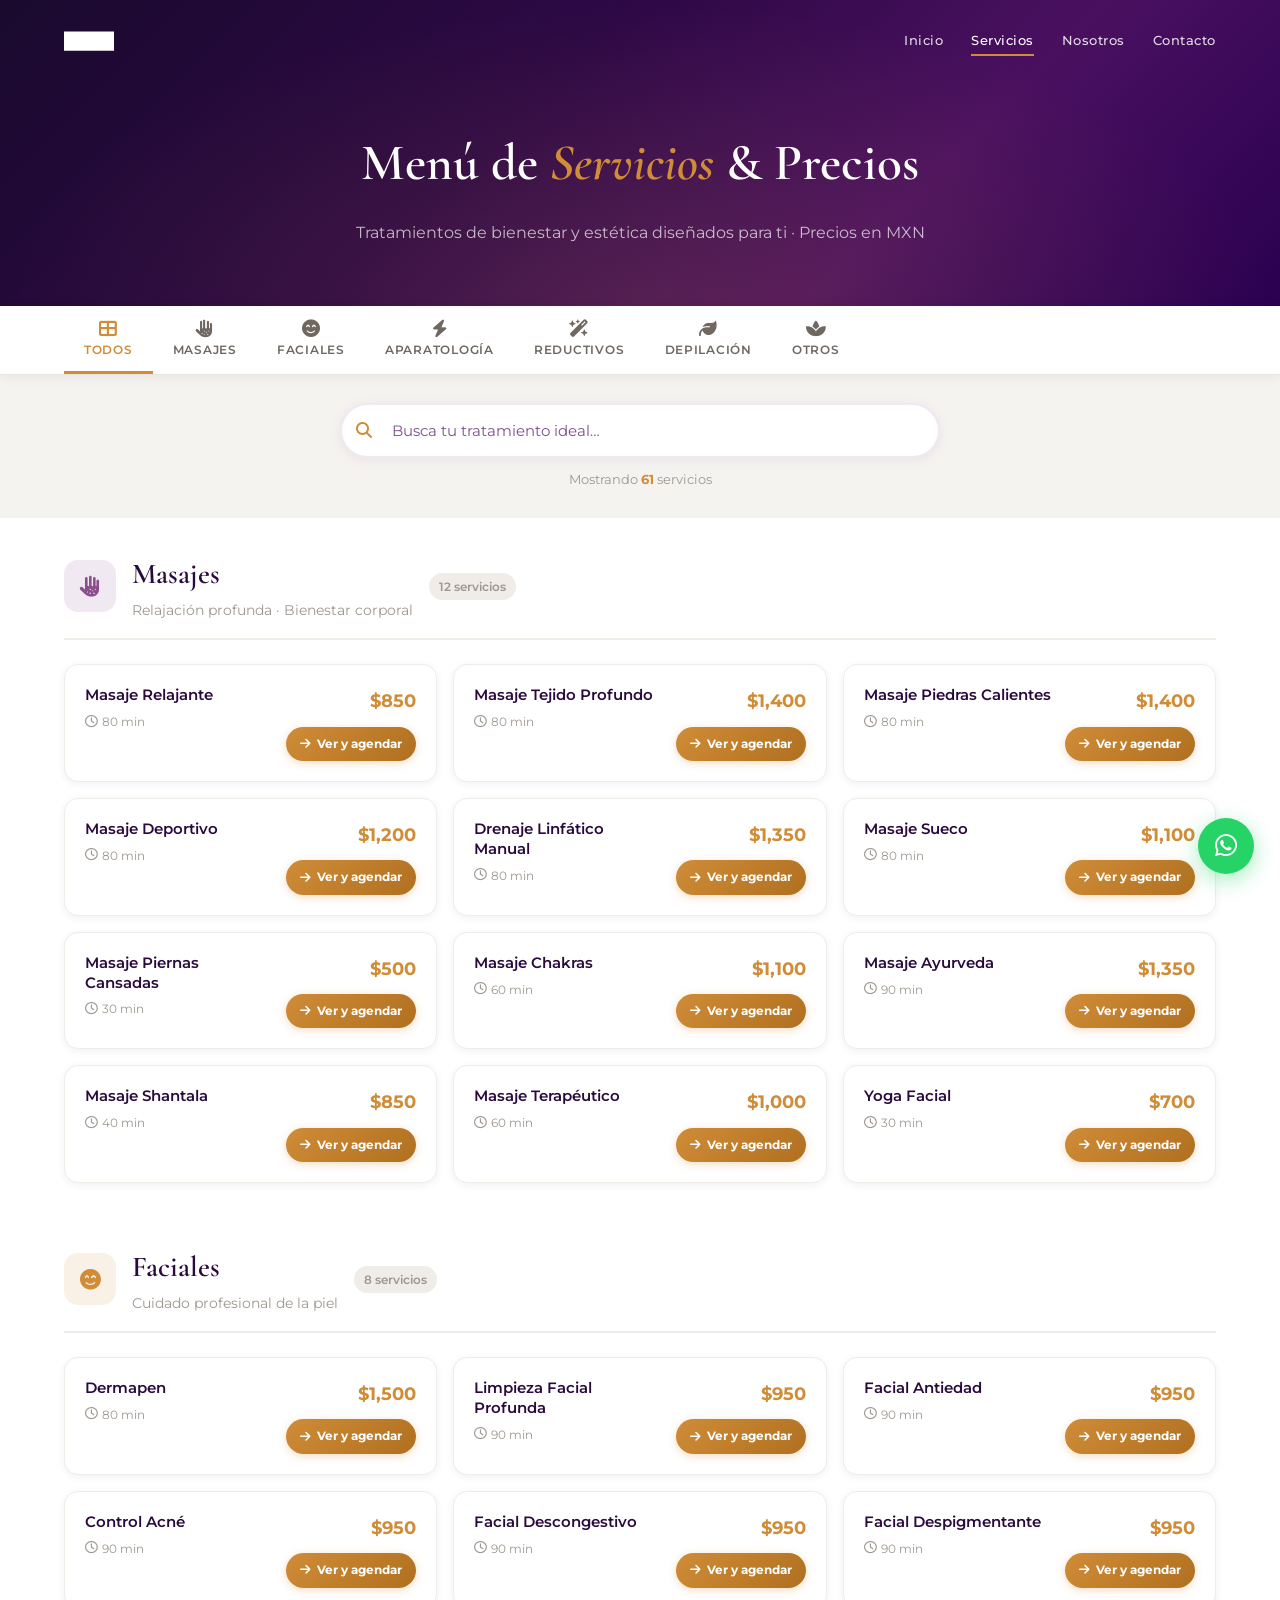
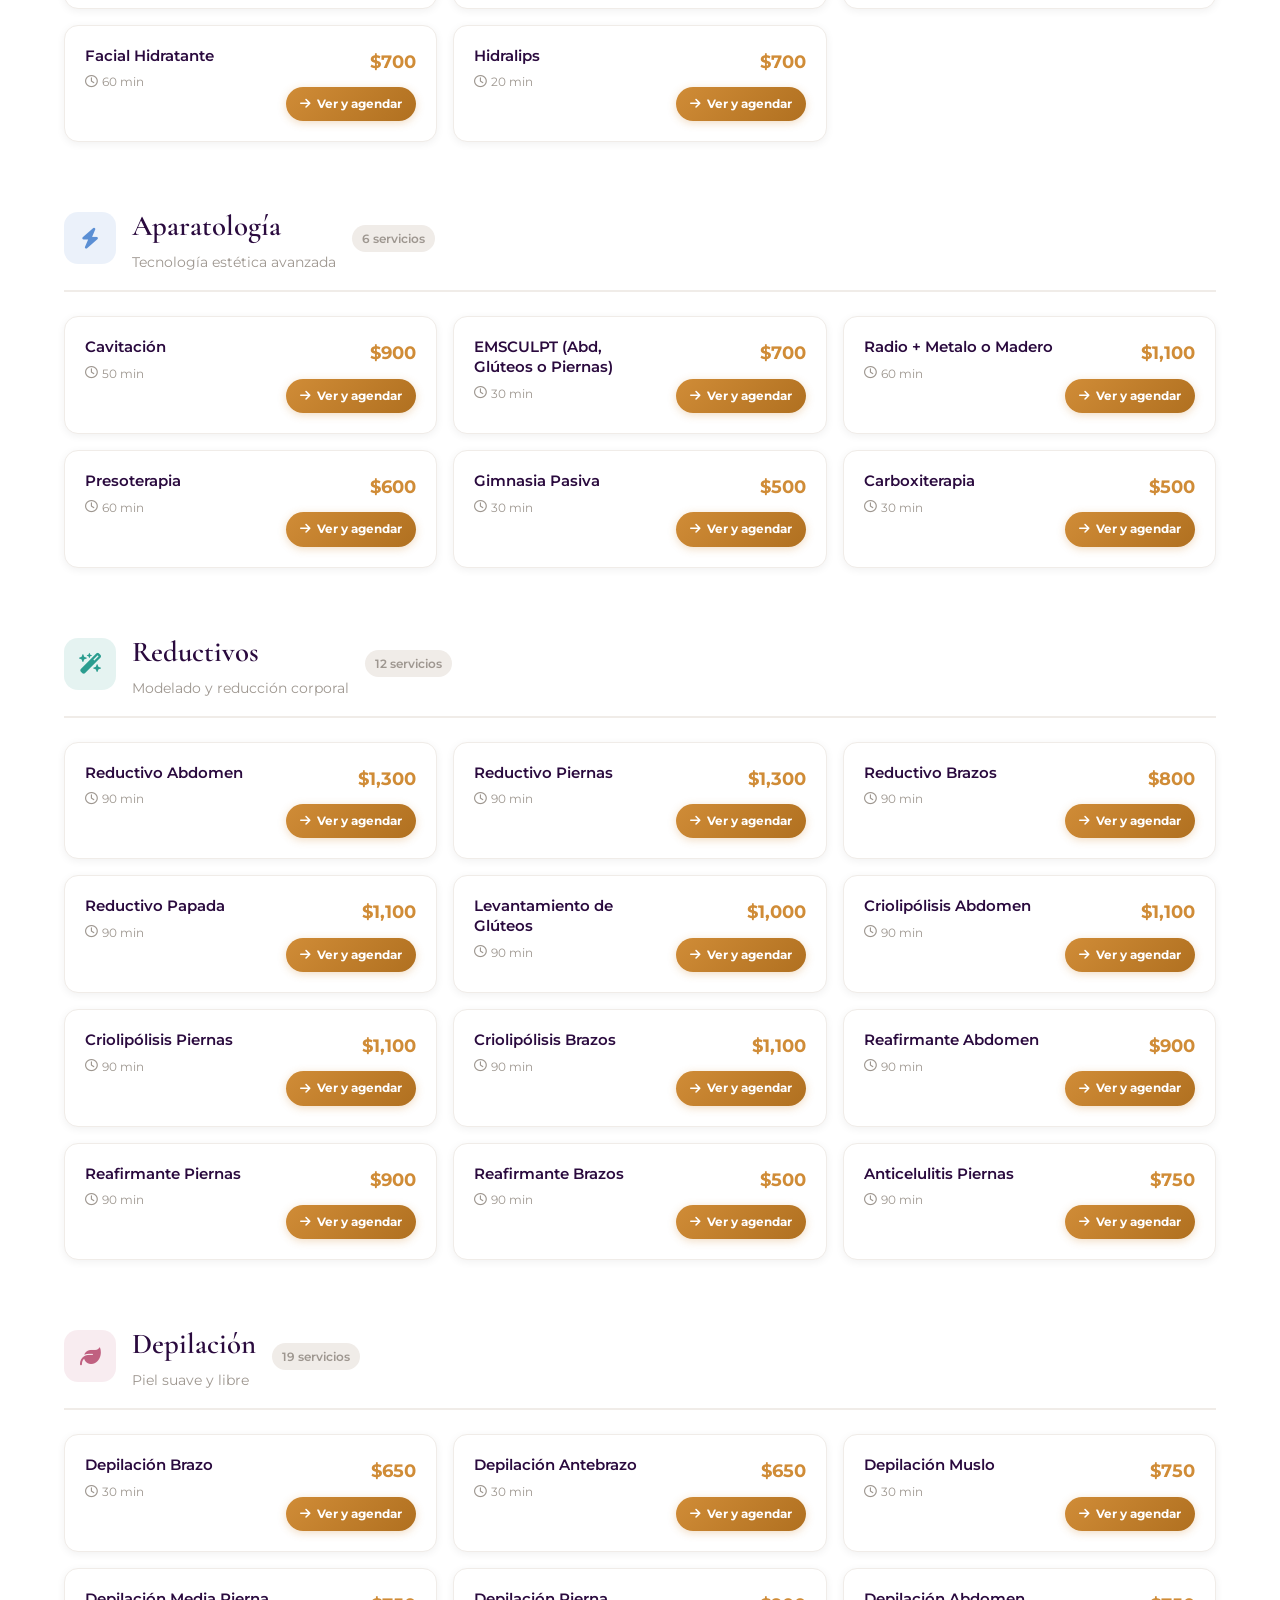
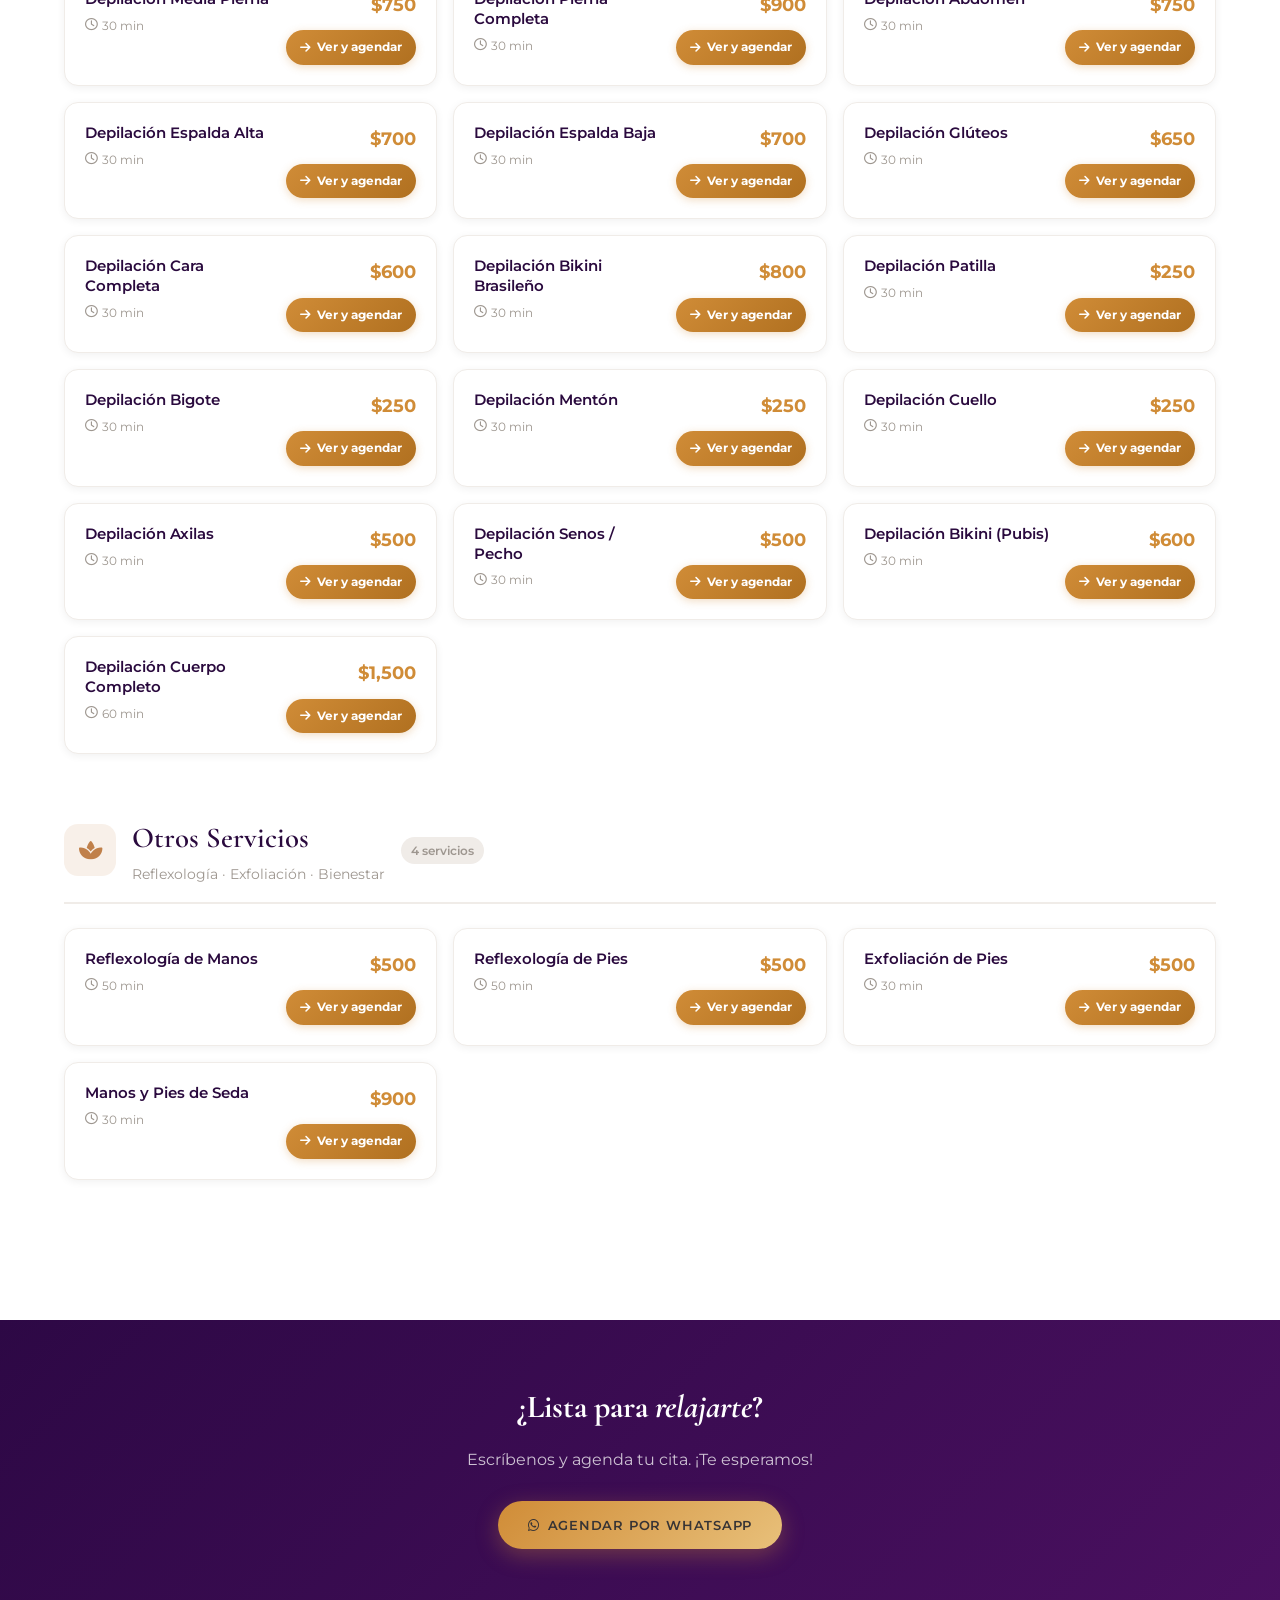
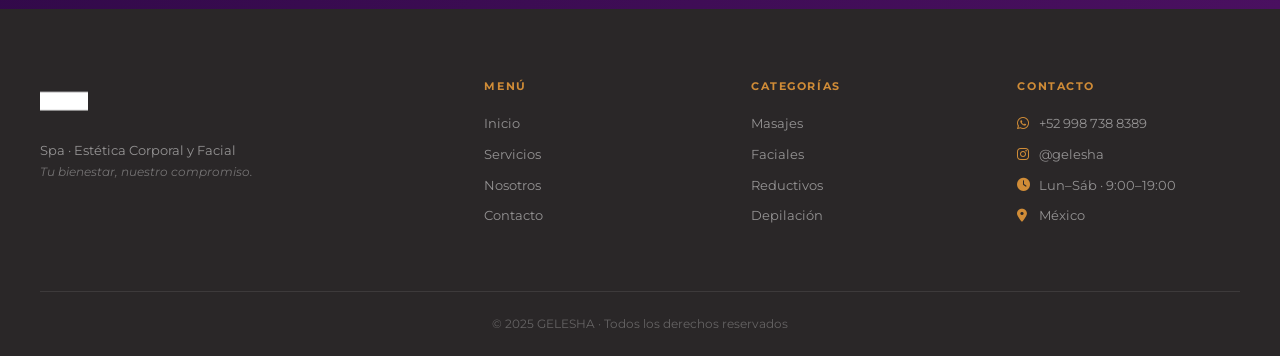
<file: servicios.html>
<!DOCTYPE html>
<html lang="es">
<head>
  <meta charset="UTF-8" />
  <meta name="viewport" content="width=device-width, initial-scale=1.0" />
  <title>Servicios y Precios — GELESHA Spa</title>
  <meta name="description" content="Catálogo completo de servicios y precios de GELESHA Spa. Masajes, faciales, depilación, aparatología y más." />
  <link rel="preconnect" href="https://fonts.googleapis.com" />
  <link href="https://fonts.googleapis.com/css2?family=Cormorant+Garamond:ital,wght@0,300;0,400;0,600;1,300;1,400&family=Montserrat:wght@300;400;500;600;700&display=swap" rel="stylesheet" />
  <link rel="stylesheet" href="https://cdn.jsdelivr.net/npm/@fortawesome/fontawesome-free@6.4.0/css/all.min.css" />
  <link rel="stylesheet" href="css/style.css" />
  <style>
    /* ── SERVICIOS PAGE ──────────────────────────────────── */
    .srv-page-hero {
      background: linear-gradient(135deg, #1a0a2e 0%, #2D0845 40%, #4a1060 70%, #2a0050 100%);
      padding: 120px 0 60px;
      text-align: center;
      position: relative;
      overflow: hidden;
    }
    .srv-page-hero::before {
      content: '';
      position: absolute; inset: 0;
      background: radial-gradient(ellipse at 50% 100%, rgba(208,140,55,.15) 0%, transparent 70%);
    }
    .srv-page-hero h1 {
      font-family: 'Cormorant Garamond', serif;
      font-size: clamp(2rem, 5vw, 3.2rem);
      font-weight: 600;
      color: #fff;
      position: relative;
    }
    .srv-page-hero h1 em { color: #D08C37; font-style: italic; }
    .srv-page-hero p {
      color: rgba(255,255,255,.7);
      margin-top: 12px;
      font-size: 1rem;
      position: relative;
    }

    /* ── STICKY CATEGORY NAV ─────────────────────────────── */
    .cat-nav-wrap {
      position: sticky;
      top: 70px;
      z-index: 40;
      background: #fff;
      border-bottom: 1px solid #e8e4de;
      box-shadow: 0 2px 12px rgba(0,0,0,.06);
    }
    .cat-nav {
      display: flex;
      align-items: center;
      gap: 0;
      overflow-x: auto;
      scrollbar-width: none;
      max-width: 1200px;
      margin: 0 auto;
      padding: 0 24px;
    }
    .cat-nav::-webkit-scrollbar { display: none; }
    .cat-nav-item {
      display: flex;
      flex-direction: column;
      align-items: center;
      gap: 4px;
      padding: 14px 20px;
      color: #6e6860;
      text-decoration: none;
      font-size: .78rem;
      font-weight: 600;
      text-transform: uppercase;
      letter-spacing: .06em;
      white-space: nowrap;
      border-bottom: 3px solid transparent;
      transition: all .2s;
      cursor: pointer;
      background: none;
      border-top: none;
      border-left: none;
      border-right: none;
      font-family: inherit;
    }
    .cat-nav-item i { font-size: 1.1rem; }
    .cat-nav-item:hover,
    .cat-nav-item.active {
      color: #D08C37;
      border-bottom-color: #D08C37;
    }

    /* ── SEARCH BAR ──────────────────────────────────────── */
    .search-section {
      background: #f5f3f0;
      padding: 28px 24px;
    }
    .search-wrap {
      max-width: 600px;
      margin: 0 auto;
      position: relative;
    }
    .search-wrap i.icon-search {
      position: absolute;
      left: 16px;
      top: 50%;
      transform: translateY(-50%);
      color: #D08C37;
      font-size: 1rem;
    }
    .search-wrap input {
      width: 100%;
      padding: 14px 48px;
      border: 2px solid #e8e4de;
      border-radius: 50px;
      font-family: inherit;
      font-size: .95rem;
      background: #fff;
      outline: none;
      transition: border-color .2s, box-shadow .2s;
    }
    .search-wrap input:focus {
      border-color: #D08C37;
      box-shadow: 0 0 0 4px rgba(208,140,55,.12);
    }
    .search-clear {
      position: absolute;
      right: 16px;
      top: 50%;
      transform: translateY(-50%);
      background: none;
      border: none;
      color: #9e9790;
      cursor: pointer;
      font-size: 1rem;
      display: none;
    }
    .search-clear.visible { display: block; }
    .search-count {
      text-align: center;
      margin-top: 10px;
      font-size: .83rem;
      color: #9e9790;
    }
    .search-count strong { color: #D08C37; }

    /* ── CATEGORY SECTIONS ───────────────────────────────── */
    .srv-sections {
      max-width: 1200px;
      margin: 0 auto;
      padding: 32px 24px 80px;
    }

    .srv-section {
      margin-bottom: 60px;
    }

    .srv-section-header {
      display: flex;
      align-items: center;
      gap: 16px;
      margin-bottom: 24px;
      padding-bottom: 16px;
      border-bottom: 2px solid #f0ece8;
    }

    .srv-section-icon {
      width: 52px;
      height: 52px;
      border-radius: 14px;
      display: flex;
      align-items: center;
      justify-content: center;
      font-size: 1.3rem;
      flex-shrink: 0;
    }

    .sec-masaje      .srv-section-icon { background: rgba(139,79,139,.12); color: #8B4F8B; }
    .sec-facial      .srv-section-icon { background: rgba(208,140,55,.12); color: #D08C37; }
    .sec-aparatologia .srv-section-icon { background: rgba(91,143,212,.12); color: #5b8fd4; }
    .sec-reductivo   .srv-section-icon { background: rgba(42,157,143,.12); color: #2a9d8f; }
    .sec-depilacion  .srv-section-icon { background: rgba(192,96,128,.12); color: #c06080; }
    .sec-otros       .srv-section-icon { background: rgba(192,128,74,.12); color: #c0804a; }

    .srv-section-header h2 {
      font-family: 'Cormorant Garamond', serif;
      font-size: 1.8rem;
      font-weight: 600;
      color: #2a0a3e;
    }
    .srv-section-header .srv-count {
      font-size: .78rem;
      font-weight: 600;
      color: #9e9790;
      background: #f0ece8;
      padding: 3px 10px;
      border-radius: 20px;
    }

    /* ── SERVICE CARDS GRID ──────────────────────────────── */
    .srv-grid {
      display: grid;
      grid-template-columns: repeat(auto-fill, minmax(280px, 1fr));
      gap: 16px;
    }

    .srv-item {
      background: #fff;
      border-radius: 14px;
      padding: 20px;
      display: flex;
      justify-content: space-between;
      align-items: flex-start;
      gap: 12px;
      box-shadow: 0 2px 8px rgba(0,0,0,.06);
      border: 1px solid #f0ece8;
      transition: transform .2s, box-shadow .2s, border-color .2s;
      cursor: default;
    }

    .srv-item:hover {
      transform: translateY(-3px);
      box-shadow: 0 8px 24px rgba(0,0,0,.1);
      border-color: #D08C37;
    }

    .srv-item-info { flex: 1; }

    .srv-item-name {
      font-size: .95rem;
      font-weight: 600;
      color: #2a0a3e;
      margin-bottom: 6px;
      line-height: 1.3;
    }

    .srv-item-name mark {
      background: rgba(208,140,55,.25);
      color: inherit;
      border-radius: 3px;
      padding: 0 2px;
    }

    .srv-item-time {
      font-size: .78rem;
      color: #9e9790;
      display: flex;
      align-items: center;
      gap: 5px;
    }

    .srv-item-price {
      font-size: 1.15rem;
      font-weight: 700;
      color: #D08C37;
      white-space: nowrap;
      flex-shrink: 0;
    }

    .srv-item-right {
      display: flex;
      flex-direction: column;
      align-items: flex-end;
      gap: 10px;
      flex-shrink: 0;
    }

    .btn-ver-mas {
      display: inline-flex;
      align-items: center;
      gap: 6px;
      padding: 7px 14px;
      background: linear-gradient(135deg, #D08C37, #b07020);
      color: #fff;
      border: none;
      border-radius: 20px;
      font-family: inherit;
      font-size: .75rem;
      font-weight: 700;
      cursor: pointer;
      text-decoration: none;
      white-space: nowrap;
      transition: opacity .2s, transform .15s;
      box-shadow: 0 2px 8px rgba(208,140,55,.3);
    }
    .btn-ver-mas:hover {
      opacity: .88;
      transform: translateY(-1px);
    }

    /* ── NO RESULTS ──────────────────────────────────────── */
    .no-results {
      text-align: center;
      padding: 60px 20px;
      color: #9e9790;
      display: none;
    }
    .no-results.show { display: block; }
    .no-results i { font-size: 3rem; margin-bottom: 12px; display: block; }

    /* ── CTA BOTTOM ──────────────────────────────────────── */
    .srv-cta {
      background: linear-gradient(135deg, #2D0845, #4a1060);
      text-align: center;
      padding: 60px 24px;
    }
    .srv-cta h2 {
      font-family: 'Cormorant Garamond', serif;
      font-size: 2rem;
      color: #fff;
      margin-bottom: 12px;
    }
    .srv-cta p { color: rgba(255,255,255,.75); margin-bottom: 28px; }

    @media (max-width: 768px) {
      .srv-grid { grid-template-columns: 1fr 1fr; }
      .cat-nav-item { padding: 12px 14px; font-size: .7rem; }
      .srv-item { flex-wrap: wrap; }
      .srv-item-right { flex-direction: row; align-items: center; width: 100%; justify-content: space-between; }
    }
    @media (max-width: 480px) {
      .srv-grid { grid-template-columns: 1fr; }
    }
  </style>
</head>
<body>

  <!-- ══ NAV ══════════════════════════════════════════════════ -->
  <header class="navbar" id="navbar">
    <div class="nav-inner">
      <a href="index.html" class="logo-link">
        <img src="images/logo.png" alt="GELESHA" class="logo-img" />
      </a>
      <nav class="nav-links" id="navLinks">
        <a href="index.html">Inicio</a>
        <a href="servicios.html" class="active">Servicios</a>
        <a href="nosotros.html">Nosotros</a>
        <a href="contacto.html">Contacto</a>
        
      </nav>
      <button class="hamburger" id="hamburger" aria-label="Menú">
        <span></span><span></span><span></span>
      </button>
    </div>
  </header>

  <!-- ══ PAGE HERO ════════════════════════════════════════════ -->
  <section class="srv-page-hero">
    <h1>Menú de <em>Servicios</em> &amp; Precios</h1>
    <p>Tratamientos de bienestar y estética diseñados para ti · Precios en MXN</p>
  </section>

  <!-- ══ STICKY CATEGORY NAV ══════════════════════════════════ -->
  <div class="cat-nav-wrap" id="catNavWrap">
    <nav class="cat-nav">
      <button class="cat-nav-item active" data-section="all">
        <i class="fa-solid fa-th-large"></i>Todos
      </button>
      <button class="cat-nav-item" data-section="masaje">
        <i class="fa-solid fa-hand-dots"></i>Masajes
      </button>
      <button class="cat-nav-item" data-section="facial">
        <i class="fa-solid fa-face-smile-beam"></i>Faciales
      </button>
      <button class="cat-nav-item" data-section="aparatologia">
        <i class="fa-solid fa-bolt"></i>Aparatología
      </button>
      <button class="cat-nav-item" data-section="reductivo">
        <i class="fa-solid fa-wand-magic-sparkles"></i>Reductivos
      </button>
      <button class="cat-nav-item" data-section="depilacion">
        <i class="fa-solid fa-leaf"></i>Depilación
      </button>
      <button class="cat-nav-item" data-section="otros">
        <i class="fa-solid fa-spa"></i>Otros
      </button>
    </nav>
  </div>

  <!-- ══ SEARCH ═══════════════════════════════════════════════ -->
  <div class="search-section">
    <div class="search-wrap">
      <i class="fa-solid fa-magnifying-glass icon-search"></i>
      <input type="text" id="searchInput" placeholder="Busca tu tratamiento ideal…" autocomplete="off" />
      <button class="search-clear" id="searchClear" aria-label="Limpiar">
        <i class="fa-solid fa-xmark"></i>
      </button>
    </div>
    <p class="search-count">
      Mostrando <strong id="countNum">62</strong> servicios
    </p>
  </div>

  <!-- ══ SERVICES SECTIONS ════════════════════════════════════ -->
  <div class="srv-sections" id="srvSections">

    <!-- MASAJES -->
    <div class="srv-section sec-masaje" id="sec-masaje">
      <div class="srv-section-header">
        <div class="srv-section-icon"><i class="fa-solid fa-hand-dots"></i></div>
        <div>
          <h2>Masajes</h2>
          <p style="color:#9e9790;font-size:.85rem">Relajación profunda · Bienestar corporal</p>
        </div>
        <span class="srv-count" id="cnt-masaje">12 servicios</span>
      </div>
      <div class="srv-grid" id="grid-masaje"></div>
    </div>

    <!-- FACIALES -->
    <div class="srv-section sec-facial" id="sec-facial">
      <div class="srv-section-header">
        <div class="srv-section-icon"><i class="fa-solid fa-face-smile-beam"></i></div>
        <div>
          <h2>Faciales</h2>
          <p style="color:#9e9790;font-size:.85rem">Cuidado profesional de la piel</p>
        </div>
        <span class="srv-count" id="cnt-facial">8 servicios</span>
      </div>
      <div class="srv-grid" id="grid-facial"></div>
    </div>

    <!-- APARATOLOGÍA -->
    <div class="srv-section sec-aparatologia" id="sec-aparatologia">
      <div class="srv-section-header">
        <div class="srv-section-icon"><i class="fa-solid fa-bolt"></i></div>
        <div>
          <h2>Aparatología</h2>
          <p style="color:#9e9790;font-size:.85rem">Tecnología estética avanzada</p>
        </div>
        <span class="srv-count" id="cnt-aparatologia">6 servicios</span>
      </div>
      <div class="srv-grid" id="grid-aparatologia"></div>
    </div>

    <!-- REDUCTIVOS -->
    <div class="srv-section sec-reductivo" id="sec-reductivo">
      <div class="srv-section-header">
        <div class="srv-section-icon"><i class="fa-solid fa-wand-magic-sparkles"></i></div>
        <div>
          <h2>Reductivos</h2>
          <p style="color:#9e9790;font-size:.85rem">Modelado y reducción corporal</p>
        </div>
        <span class="srv-count" id="cnt-reductivo">12 servicios</span>
      </div>
      <div class="srv-grid" id="grid-reductivo"></div>
    </div>

    <!-- DEPILACIÓN -->
    <div class="srv-section sec-depilacion" id="sec-depilacion">
      <div class="srv-section-header">
        <div class="srv-section-icon"><i class="fa-solid fa-leaf"></i></div>
        <div>
          <h2>Depilación</h2>
          <p style="color:#9e9790;font-size:.85rem">Piel suave y libre</p>
        </div>
        <span class="srv-count" id="cnt-depilacion">19 servicios</span>
      </div>
      <div class="srv-grid" id="grid-depilacion"></div>
    </div>

    <!-- OTROS -->
    <div class="srv-section sec-otros" id="sec-otros">
      <div class="srv-section-header">
        <div class="srv-section-icon"><i class="fa-solid fa-spa"></i></div>
        <div>
          <h2>Otros Servicios</h2>
          <p style="color:#9e9790;font-size:.85rem">Reflexología · Exfoliación · Bienestar</p>
        </div>
        <span class="srv-count" id="cnt-otros">4 servicios</span>
      </div>
      <div class="srv-grid" id="grid-otros"></div>
    </div>

    <!-- No results -->
    <div class="no-results" id="noResults">
      <i class="fa-solid fa-magnifying-glass"></i>
      <p>No encontramos servicios que coincidan con tu búsqueda.</p>
      <p style="margin-top:8px;font-size:.85rem">Intenta con otro término.</p>
    </div>

  </div>

  <!-- ══ CTA ══════════════════════════════════════════════════ -->
  <section class="srv-cta">
    <h2>¿Lista para <em>relajarte</em>?</h2>
    <p>Escríbenos y agenda tu cita. ¡Te esperamos!</p>
    <a href="https://wa.me/529987388389?text=Hola!%20Me%20gustar%C3%ADa%20agendar%20una%20cita%20en%20GELESHA"
       target="_blank" rel="noopener" class="btn-primary">
      <i class="fa-brands fa-whatsapp"></i> Agendar por WhatsApp
    </a>
  </section>

  <!-- ══ FOOTER ════════════════════════════════════════════════ -->
  <footer class="footer">
    <div class="footer-inner">
      <div class="footer-brand">
        <img src="images/logo.png" alt="GELESHA" class="footer-logo" />
        <p>Spa · Estética Corporal y Facial</p>
        <p class="footer-tagline">Tu bienestar, nuestro compromiso.</p>
      </div>
      <div class="footer-nav">
        <h4>Menú</h4>
        <a href="index.html">Inicio</a>
        <a href="servicios.html">Servicios</a>
        <a href="nosotros.html">Nosotros</a>
        <a href="contacto.html">Contacto</a>
      </div>
      <div class="footer-nav">
        <h4>Categorías</h4>
        <a href="#" onclick="scrollToSec('masaje')">Masajes</a>
        <a href="#" onclick="scrollToSec('facial')">Faciales</a>
        <a href="#" onclick="scrollToSec('reductivo')">Reductivos</a>
        <a href="#" onclick="scrollToSec('depilacion')">Depilación</a>
      </div>
      <div class="footer-contact">
        <h4>Contacto</h4>
        <p><i class="fa-brands fa-whatsapp"></i> +52 998 738 8389</p>
        <p><i class="fa-brands fa-instagram"></i> @gelesha</p>
        <p><i class="fa-solid fa-clock"></i> Lun–Sáb · 9:00–19:00</p>
        <p><i class="fa-solid fa-location-dot"></i> México</p>
      </div>
    </div>
    <div class="footer-bottom">
      <p>© 2025 GELESHA · Todos los derechos reservados</p>
    </div>
  </footer>

  <!-- WhatsApp flotante -->
  <a href="https://wa.me/529987388389" target="_blank" rel="noopener" class="whatsapp-float" aria-label="WhatsApp">
    <i class="fa-brands fa-whatsapp"></i>
  </a>

  <script>
  /* ── CATÁLOGO ─────────────────────────────────────────── */
  const CATALOGO = [
    { id:'s01', cat:'Masaje',       nombre:'Masaje Relajante',                 precio:850,   tiempo:'80 min' },
    { id:'s02', cat:'Masaje',       nombre:'Masaje Tejido Profundo',           precio:1400,  tiempo:'80 min' },
    { id:'s03', cat:'Masaje',       nombre:'Masaje Piedras Calientes',         precio:1400,  tiempo:'80 min' },
    { id:'s04', cat:'Masaje',       nombre:'Masaje Deportivo',                 precio:1200,  tiempo:'80 min' },
    { id:'s05', cat:'Masaje',       nombre:'Drenaje Linfático Manual',         precio:1350,  tiempo:'80 min' },
    { id:'s06', cat:'Masaje',       nombre:'Masaje Sueco',                     precio:1100,  tiempo:'80 min' },
    { id:'s07', cat:'Masaje',       nombre:'Masaje Piernas Cansadas',          precio:500,   tiempo:'30 min' },
    { id:'s08', cat:'Masaje',       nombre:'Masaje Chakras',                   precio:1100,  tiempo:'60 min' },
    { id:'s09', cat:'Masaje',       nombre:'Masaje Ayurveda',                  precio:1350,  tiempo:'90 min' },
    { id:'s10', cat:'Masaje',       nombre:'Masaje Shantala',                  precio:850,   tiempo:'40 min' },
    { id:'s11', cat:'Masaje',       nombre:'Masaje Terapéutico',               precio:1000,  tiempo:'60 min' },
    { id:'s12', cat:'Masaje',       nombre:'Yoga Facial',                      precio:700,   tiempo:'30 min' },
    { id:'s13', cat:'Facial',       nombre:'Dermapen',                         precio:1500,  tiempo:'80 min' },
    { id:'s14', cat:'Facial',       nombre:'Limpieza Facial Profunda',         precio:950,   tiempo:'90 min' },
    { id:'s15', cat:'Facial',       nombre:'Facial Antiedad',                  precio:950,   tiempo:'90 min' },
    { id:'s16', cat:'Facial',       nombre:'Control Acné',                     precio:950,   tiempo:'90 min' },
    { id:'s17', cat:'Facial',       nombre:'Facial Descongestivo',             precio:950,   tiempo:'90 min' },
    { id:'s18', cat:'Facial',       nombre:'Facial Despigmentante',            precio:950,   tiempo:'90 min' },
    { id:'s19', cat:'Facial',       nombre:'Facial Hidratante',                precio:700,   tiempo:'60 min' },
    { id:'s20', cat:'Facial',       nombre:'Hidralips',                        precio:700,   tiempo:'20 min' },
    { id:'s21', cat:'Aparatologia', nombre:'Cavitación',                       precio:900,   tiempo:'50 min' },
    { id:'s22', cat:'Aparatologia', nombre:'EMSCULPT (Abd, Glúteos o Piernas)',precio:700,   tiempo:'30 min' },
    { id:'s23', cat:'Aparatologia', nombre:'Radio + Metalo o Madero',          precio:1100,  tiempo:'60 min' },
    { id:'s24', cat:'Aparatologia', nombre:'Presoterapia',                     precio:600,   tiempo:'60 min' },
    { id:'s25', cat:'Aparatologia', nombre:'Gimnasia Pasiva',                  precio:500,   tiempo:'30 min' },
    { id:'s26', cat:'Aparatologia', nombre:'Carboxiterapia',                   precio:500,   tiempo:'30 min' },
    { id:'s27', cat:'Reductivo',    nombre:'Reductivo Abdomen',                precio:1300,  tiempo:'90 min' },
    { id:'s28', cat:'Reductivo',    nombre:'Reductivo Piernas',                precio:1300,  tiempo:'90 min' },
    { id:'s29', cat:'Reductivo',    nombre:'Reductivo Brazos',                 precio:800,   tiempo:'90 min' },
    { id:'s30', cat:'Reductivo',    nombre:'Reductivo Papada',                 precio:1100,  tiempo:'90 min' },
    { id:'s31', cat:'Reductivo',    nombre:'Levantamiento de Glúteos',         precio:1000,  tiempo:'90 min' },
    { id:'s32', cat:'Reductivo',    nombre:'Criolipólisis Abdomen',            precio:1100,  tiempo:'90 min' },
    { id:'s33', cat:'Reductivo',    nombre:'Criolipólisis Piernas',            precio:1100,  tiempo:'90 min' },
    { id:'s34', cat:'Reductivo',    nombre:'Criolipólisis Brazos',             precio:1100,  tiempo:'90 min' },
    { id:'s35', cat:'Reductivo',    nombre:'Reafirmante Abdomen',              precio:900,   tiempo:'90 min' },
    { id:'s36', cat:'Reductivo',    nombre:'Reafirmante Piernas',              precio:900,   tiempo:'90 min' },
    { id:'s37', cat:'Reductivo',    nombre:'Reafirmante Brazos',               precio:500,   tiempo:'90 min' },
    { id:'s38', cat:'Reductivo',    nombre:'Anticelulitis Piernas',            precio:750,   tiempo:'90 min' },
    { id:'s39', cat:'Depilacion',   nombre:'Depilación Brazo',                 precio:650,   tiempo:'30 min' },
    { id:'s40', cat:'Depilacion',   nombre:'Depilación Antebrazo',             precio:650,   tiempo:'30 min' },
    { id:'s41', cat:'Depilacion',   nombre:'Depilación Muslo',                 precio:750,   tiempo:'30 min' },
    { id:'s42', cat:'Depilacion',   nombre:'Depilación Media Pierna',          precio:750,   tiempo:'30 min' },
    { id:'s43', cat:'Depilacion',   nombre:'Depilación Pierna Completa',       precio:900,   tiempo:'30 min' },
    { id:'s44', cat:'Depilacion',   nombre:'Depilación Abdomen',               precio:750,   tiempo:'30 min' },
    { id:'s45', cat:'Depilacion',   nombre:'Depilación Espalda Alta',          precio:700,   tiempo:'30 min' },
    { id:'s46', cat:'Depilacion',   nombre:'Depilación Espalda Baja',          precio:700,   tiempo:'30 min' },
    { id:'s47', cat:'Depilacion',   nombre:'Depilación Glúteos',               precio:650,   tiempo:'30 min' },
    { id:'s48', cat:'Depilacion',   nombre:'Depilación Cara Completa',         precio:600,   tiempo:'30 min' },
    { id:'s49', cat:'Depilacion',   nombre:'Depilación Bikini Brasileño',      precio:800,   tiempo:'30 min' },
    { id:'s50', cat:'Depilacion',   nombre:'Depilación Patilla',               precio:250,   tiempo:'30 min' },
    { id:'s51', cat:'Depilacion',   nombre:'Depilación Bigote',                precio:250,   tiempo:'30 min' },
    { id:'s52', cat:'Depilacion',   nombre:'Depilación Mentón',                precio:250,   tiempo:'30 min' },
    { id:'s53', cat:'Depilacion',   nombre:'Depilación Cuello',                precio:250,   tiempo:'30 min' },
    { id:'s54', cat:'Depilacion',   nombre:'Depilación Axilas',                precio:500,   tiempo:'30 min' },
    { id:'s55', cat:'Depilacion',   nombre:'Depilación Senos / Pecho',         precio:500,   tiempo:'30 min' },
    { id:'s56', cat:'Depilacion',   nombre:'Depilación Bikini (Pubis)',         precio:600,   tiempo:'30 min' },
    { id:'s57', cat:'Depilacion',   nombre:'Depilación Cuerpo Completo',       precio:1500,  tiempo:'60 min' },
    { id:'s58', cat:'Otros',        nombre:'Reflexología de Manos',            precio:500,   tiempo:'50 min' },
    { id:'s59', cat:'Otros',        nombre:'Reflexología de Pies',             precio:500,   tiempo:'50 min' },
    { id:'s60', cat:'Otros',        nombre:'Exfoliación de Pies',              precio:500,   tiempo:'30 min' },
    { id:'s61', cat:'Otros',        nombre:'Manos y Pies de Seda',             precio:900,   tiempo:'30 min' },
  ];

  const CAT_SECTIONS = {
    Masaje:       'masaje',
    Facial:       'facial',
    Aparatologia: 'aparatologia',
    Reductivo:    'reductivo',
    Depilacion:   'depilacion',
    Otros:        'otros',
  };

  const fmt = n => `$${Number(n).toLocaleString('es-MX',{minimumFractionDigits:0})}`;
  const norm = s => s.toLowerCase().normalize('NFD').replace(/[\u0300-\u036f]/g,'');

  function highlight(text, q) {
    if (!q) return text;
    const safe = q.replace(/[.*+?^${}()|[\]\\]/g,'\\$&');
    return text.replace(new RegExp(safe,'gi'), m=>`<mark>${m}</mark>`);
  }

  const WA_NUMBER = '529987388389';

  function waLink(servicio, precio) {
    const msg = encodeURIComponent(`Hola GELESHA! 🌿 Me gustaría agendar:\n✨ Servicio: ${servicio}\n💰 Precio: ${precio}\n\n¿Cuál es su disponibilidad?`);
    return `https://wa.me/${WA_NUMBER}?text=${msg}`;
  }

  function buildItem(srv, query) {
    return `
      <a href="servicio.html?id=${srv.id}" class="srv-item" style="text-decoration:none;color:inherit;cursor:pointer">
        <div class="srv-item-info">
          <div class="srv-item-name">${highlight(srv.nombre, query)}</div>
          <div class="srv-item-time"><i class="fa-regular fa-clock"></i>${srv.tiempo}</div>
        </div>
        <div class="srv-item-right">
          <div class="srv-item-price">${fmt(srv.precio)}</div>
          <span class="btn-ver-mas">
            <i class="fa-solid fa-arrow-right"></i> Ver y agendar
          </span>
        </div>
      </a>`;
  }

  let activeSection = 'all';
  let activeQuery   = '';

  function applyFilters() {
    const q     = norm(activeQuery);
    let total   = 0;
    let anyMatch = false;

    Object.entries(CAT_SECTIONS).forEach(([cat, sec]) => {
      const section = document.getElementById(`sec-${sec}`);
      const grid    = document.getElementById(`grid-${sec}`);
      const cntEl   = document.getElementById(`cnt-${sec}`);
      if (!section || !grid) return;

      let items = CATALOGO.filter(s => s.cat === cat);

      if (activeSection !== 'all' && activeSection !== sec) {
        section.style.display = 'none';
        return;
      }

      if (q) {
        items = items.filter(s => norm(s.nombre).includes(q));
      }

      if (items.length === 0) {
        section.style.display = 'none';
        return;
      }

      section.style.display = 'block';
      anyMatch = true;
      total += items.length;
      cntEl.textContent = `${items.length} ${items.length === 1 ? 'servicio' : 'servicios'}`;
      grid.innerHTML = items.map(s => buildItem(s, activeQuery)).join('');
    });

    document.getElementById('countNum').textContent = total;
    const noRes = document.getElementById('noResults');
    noRes.classList.toggle('show', !anyMatch);
  }

  /* ── INIT ─────────────────────────────────────────────── */
  document.addEventListener('DOMContentLoaded', () => {

    applyFilters();

    /* Search */
    const input = document.getElementById('searchInput');
    const clear = document.getElementById('searchClear');

    input.addEventListener('input', () => {
      activeQuery = input.value.trim();
      clear.classList.toggle('visible', activeQuery.length > 0);
      if (activeQuery) { activeSection = 'all'; updateNavBtns('all'); }
      applyFilters();
    });

    clear.addEventListener('click', () => {
      input.value = '';
      activeQuery = '';
      clear.classList.remove('visible');
      input.focus();
      applyFilters();
    });

    /* Category nav */
    document.querySelectorAll('.cat-nav-item').forEach(btn => {
      btn.addEventListener('click', () => {
        activeSection = btn.dataset.section;
        updateNavBtns(activeSection);
        activeQuery = '';
        input.value = '';
        clear.classList.remove('visible');
        applyFilters();
        if (activeSection !== 'all') {
          setTimeout(() => scrollToSec(activeSection), 80);
        } else {
          window.scrollTo({ top: document.getElementById('srvSections').offsetTop - 140, behavior: 'smooth' });
        }
      });
    });

    /* Navbar scroll */
    const navbar = document.getElementById('navbar');
    const onScroll = () => navbar.classList.toggle('scrolled', window.scrollY > 60);
    window.addEventListener('scroll', onScroll, { passive: true });
    onScroll();

    /* Hamburger */
    const hamburger = document.getElementById('hamburger');
    const navLinks  = document.getElementById('navLinks');
    hamburger.addEventListener('click', () => {
      navLinks.classList.toggle('open');
      hamburger.classList.toggle('active');
    });
    navLinks.querySelectorAll('a').forEach(a => {
      a.addEventListener('click', () => {
        navLinks.classList.remove('open');
        hamburger.classList.remove('active');
      });
    });

    /* URL param: ?cat=Masaje */
    const params = new URLSearchParams(window.location.search);
    const catParam = params.get('cat');
    if (catParam) {
      const sec = CAT_SECTIONS[catParam];
      if (sec) {
        activeSection = sec;
        updateNavBtns(sec);
        applyFilters();
        setTimeout(() => scrollToSec(sec), 300);
      }
    }
  });

  function updateNavBtns(active) {
    document.querySelectorAll('.cat-nav-item').forEach(b => {
      b.classList.toggle('active', b.dataset.section === active);
    });
  }

  function scrollToSec(sec) {
    const el = document.getElementById(`sec-${sec}`);
    if (!el) return;
    const offset = el.getBoundingClientRect().top + window.scrollY - 150;
    window.scrollTo({ top: offset, behavior: 'smooth' });
  }
  </script>
</body>
</html>
</file>
<file: css/style.css>
/* ══════════════════════════════════════════════════════════
   GELESHA — CSS Principal
   Colores oficiales: #D08C37 dorado · #8B4F8B púrpura · #373435 oscuro
══════════════════════════════════════════════════════════ */

*, *::before, *::after { box-sizing: border-box; margin: 0; padding: 0; }

:root {
  --gold:          #D08C37;
  --gold-light:    #E8C07A;
  --gold-pale:     #FBF0DC;
  --gold-dark:     #A06820;

  --purple-deep:   #2D0845;
  --purple-mid:    #8B4F8B;
  --purple-bright: #B06AB0;
  --purple-light:  #C07DC0;
  --pink-soft:     #E8B4F8;
  --pink-pale:     #F5E6FF;

  --dark:          #373435;
  --dark-2:        #2A2728;
  --white:         #FFFFFF;
  --off-white:     #F9F5FB;
  --border:        rgba(139,79,139,.12);

  --text-dark:     #1A0130;
  --text-mid:      #4A2060;
  --text-light:    #7A5090;

  --font-serif:  'Cormorant Garamond', Georgia, serif;
  --font-sans:   'Montserrat', sans-serif;

  --radius-sm:  8px;
  --radius-md:  16px;
  --radius-lg:  28px;

  --shadow-sm:  0 2px 12px rgba(139,79,139,.1);
  --shadow-md:  0 8px 32px rgba(139,79,139,.18);
  --shadow-lg:  0 20px 60px rgba(45,8,69,.28);

  --transition: .3s cubic-bezier(.4,0,.2,1);
  --max-w: 1200px;
}

html { scroll-behavior: smooth; font-size: 16px; }
body { font-family: var(--font-sans); color: var(--text-dark); background: var(--white); overflow-x: hidden; line-height: 1.7; }
img  { display: block; max-width: 100%; }
a    { text-decoration: none; color: inherit; }
ul   { list-style: none; }

.container { max-width: var(--max-w); margin: 0 auto; padding: 0 24px; }
.section   { padding: 96px 0; }

/* ── Typography ─────────────────────────────────────────── */
.section-eyebrow { font-size: .72rem; font-weight: 600; letter-spacing: .2em; text-transform: uppercase; color: var(--gold); margin-bottom: 12px; }
.section-title   { font-family: var(--font-serif); font-size: clamp(2rem, 4vw, 3rem); font-weight: 400; line-height: 1.15; color: var(--purple-deep); }
.section-title em { color: var(--purple-mid); font-style: italic; }
.section-desc    { max-width: 560px; margin: 0 auto; color: var(--text-light); font-size: .92rem; }
.section-header  { text-align: center; margin-bottom: 56px; }
.section-header .section-title { margin-bottom: 14px; }

/* ── Buttons ────────────────────────────────────────────── */
.btn-primary, .btn-ghost, .btn-nav {
  display: inline-flex; align-items: center; gap: 8px;
  font-family: var(--font-sans); font-size: .82rem; font-weight: 600;
  letter-spacing: .06em; text-transform: uppercase;
  padding: 13px 30px; border-radius: 50px; border: none; cursor: pointer; transition: var(--transition);
}
.btn-primary {
  background: linear-gradient(135deg, var(--gold), var(--gold-light));
  color: var(--dark); box-shadow: 0 6px 22px rgba(208,140,55,.35);
}
.btn-primary:hover { transform: translateY(-3px); box-shadow: 0 12px 34px rgba(208,140,55,.5); }
.btn-primary-dark  {
  display: inline-flex; align-items: center; gap: 8px;
  font-family: var(--font-sans); font-size: .82rem; font-weight: 600;
  letter-spacing: .06em; text-transform: uppercase;
  padding: 13px 30px; border-radius: 50px; border: none; cursor: pointer;
  background: var(--dark); color: var(--gold-light);
  box-shadow: 0 8px 28px rgba(0,0,0,.25); transition: var(--transition);
}
.btn-primary-dark:hover { transform: translateY(-3px); box-shadow: 0 14px 40px rgba(0,0,0,.35); }
.btn-ghost {
  background: transparent; color: var(--white); border: 1.5px solid rgba(255,255,255,.5);
}
.btn-ghost:hover { background: rgba(255,255,255,.1); border-color: var(--white); }
.btn-full { width: 100%; justify-content: center; }
.btn-nav  { background: linear-gradient(135deg, var(--gold), var(--gold-light)); color: var(--dark); padding: 10px 22px; font-size: .78rem; }

/* ══════════════════════════════════════════════════════════
   NAVBAR
══════════════════════════════════════════════════════════ */
.navbar { position: fixed; top: 0; left: 0; right: 0; z-index: 999; padding: 16px 0; transition: var(--transition); }
.navbar.scrolled { background: rgba(45,8,69,.94); backdrop-filter: blur(16px); -webkit-backdrop-filter: blur(16px); padding: 10px 0; box-shadow: var(--shadow-md); }
.nav-inner { max-width: var(--max-w); margin: 0 auto; padding: 0 24px; display: flex; align-items: center; justify-content: space-between; }
.logo-img  { height: 50px; width: auto; filter: brightness(0) invert(1); }
.nav-links { display: flex; align-items: center; gap: 28px; }
.nav-links a { font-size: .8rem; font-weight: 500; letter-spacing: .04em; color: rgba(255,255,255,.85); transition: color var(--transition); position: relative; }
.nav-links a:not(.btn-nav)::after { content: ''; position: absolute; bottom: -4px; left: 0; width: 0; height: 1.5px; background: var(--gold); transition: width var(--transition); }
.nav-links a:not(.btn-nav):hover { color: var(--white); }
.nav-links a:not(.btn-nav):hover::after { width: 100%; }
.hamburger { display: none; flex-direction: column; gap: 5px; background: none; border: none; cursor: pointer; padding: 4px; }
.hamburger span { display: block; width: 24px; height: 2px; background: var(--white); border-radius: 2px; transition: var(--transition); }

/* ══════════════════════════════════════════════════════════
   HERO
══════════════════════════════════════════════════════════ */
.hero {
  min-height: 100vh; position: relative;
  display: flex; align-items: center; justify-content: center; overflow: hidden;
  background: linear-gradient(145deg, #1A0030 0%, #3D0B6E 25%, #6B2E6B 55%, #8B4F8B 75%, #C07DC0 100%);
}
.hero--with-media .hero-media {
  position: absolute; inset: 0; z-index: 0;
}
.hero-bg-video {
  position: absolute; inset: 0; width: 100%; height: 100%; object-fit: cover;
}
.hero-bg-img {
  width: 100%; height: 100%; object-fit: cover;
}
.hero-media img,
.hero-media video {
  min-height: 100%;
  min-width: 100%;
}
.hero-bg-fallback {
  position: absolute; inset: 0;
}
.hero-overlay {
  position: absolute; inset: 0; z-index: 1;
  background: linear-gradient(135deg, rgba(45,8,69,.88) 0%, rgba(61,11,110,.75) 40%, rgba(139,79,139,.5) 100%);
}
.hero--with-media .hero-overlay { background: linear-gradient(135deg, rgba(45,8,69,.85) 0%, rgba(61,11,110,.7) 50%, rgba(139,79,139,.45) 100%); }
.hero::before { content: ''; position: absolute; inset: 0; opacity: .15; pointer-events: none; z-index: 1; background-image: url("data:image/svg+xml,%3Csvg viewBox='0 0 256 256' xmlns='http://www.w3.org/2000/svg'%3E%3Cfilter id='n'%3E%3CfeTurbulence type='fractalNoise' baseFrequency='.9' numOctaves='4' stitchTiles='stitch'/%3E%3C/filter%3E%3Crect width='100%25' height='100%25' filter='url(%23n)' opacity='.05'/%3E%3C/svg%3E"); }
.hero::after  { content: ''; position: absolute; width: 600px; height: 600px; border-radius: 50%; background: radial-gradient(circle, rgba(208,140,55,.18) 0%, transparent 70%); top: -150px; right: -150px; pointer-events: none; z-index: 1; }
.hero-content { position: relative; z-index: 2; text-align: center; max-width: 720px; padding: 0 24px; animation: fadeUp .8s ease both; }
.hero-eyebrow { display: inline-block; font-size: .78rem; font-weight: 600; letter-spacing: .1em; color: var(--gold-light); margin-bottom: 20px; border: 1px solid rgba(208,140,55,.3); padding: 8px 20px; border-radius: 50px; background: rgba(208,140,55,.1); }
.hero-title   { font-family: var(--font-serif); font-weight: 300; font-size: clamp(3.2rem, 8vw, 5.8rem); line-height: 1.05; color: var(--white); margin-bottom: 22px; }
.hero-title em { color: var(--gold-light); font-style: italic; }
.hero-sub     { font-size: 1rem; font-style: italic; font-family: var(--font-serif); color: rgba(255,255,255,.8); margin-bottom: 38px; line-height: 1.6; }
.hero-actions { display: flex; gap: 14px; justify-content: center; flex-wrap: wrap; }
.hero-scroll  { position: absolute; bottom: 30px; left: 50%; transform: translateX(-50%); display: flex; flex-direction: column; align-items: center; gap: 8px; color: rgba(255,255,255,.4); font-size: .68rem; letter-spacing: .12em; text-transform: uppercase; animation: bounce 2s infinite; z-index: 2; }
.badge { position: absolute; z-index: 3; display: flex; align-items: center; gap: 12px; background: rgba(255,255,255,.1); backdrop-filter: blur(12px); -webkit-backdrop-filter: blur(12px); border: 1px solid rgba(255,255,255,.18); border-radius: var(--radius-md); padding: 13px 18px; color: var(--white); animation: fadeUp 1s .4s ease both; }
.badge i       { font-size: 1.4rem; color: var(--gold); }
.badge strong  { display: block; font-size: .88rem; font-weight: 600; }
.badge small   { font-size: .7rem; color: rgba(255,255,255,.6); }
.badge--left   { bottom: 15%; left: 5%; }
.badge--right  { bottom: 22%; right: 5%; }

/* ══════════════════════════════════════════════════════════
   STATS
══════════════════════════════════════════════════════════ */
.stats { background: var(--dark); padding: 48px 24px; }
.stats-inner { max-width: var(--max-w); margin: 0 auto; display: flex; align-items: center; justify-content: center; flex-wrap: wrap; }
.stat { text-align: center; padding: 14px 44px; flex: 1; min-width: 140px; }
.stat-num { display: block; font-family: var(--font-serif); font-size: 2.8rem; font-weight: 600; color: var(--gold); line-height: 1; }
.stat p   { font-size: .75rem; font-weight: 500; letter-spacing: .06em; text-transform: uppercase; color: rgba(255,255,255,.6); margin-top: 6px; }
.stat-divider { width: 1px; height: 56px; background: rgba(255,255,255,.12); }

/* ══════════════════════════════════════════════════════════
   SERVICIOS DESTACADOS — Categorías
══════════════════════════════════════════════════════════ */
.servicios { background: var(--off-white); }
.categorias-grid { display: grid; grid-template-columns: repeat(3, 1fr); gap: 22px; }
.cat-card { background: var(--white); border-radius: var(--radius-lg); padding: 34px 26px; border: 1px solid var(--border); transition: var(--transition); position: relative; overflow: hidden; }
.cat-card::before { content: ''; position: absolute; top: 0; left: 0; right: 0; height: 3px; background: linear-gradient(90deg, var(--gold), var(--gold-light), var(--purple-mid)); transform: scaleX(0); transform-origin: left; transition: transform var(--transition); }
.cat-card:hover { transform: translateY(-7px); box-shadow: var(--shadow-lg); }
.cat-card:hover::before { transform: scaleX(1); }
/* Category card with image */
.cat-card--img { padding: 0; overflow: hidden; display: flex; flex-direction: column; }
.cat-card-img { aspect-ratio: 4/3; overflow: hidden; min-height: 0; flex-shrink: 0; }
.cat-card-img img { width: 100%; height: 100%; object-fit: cover; transition: transform var(--transition); display: block; }
.cat-card--img:hover .cat-card-img img { transform: scale(1.06); }
.cat-card-body { padding: 26px 24px; }
.cat-card--img .cat-card-body h3 { margin-bottom: 10px; }
.cat-icon { width: 54px; height: 54px; border-radius: var(--radius-md); background: linear-gradient(135deg, var(--gold-pale), rgba(208,140,55,.18)); display: flex; align-items: center; justify-content: center; font-size: 1.3rem; color: var(--gold); margin-bottom: 16px; }
.cat-card h3 { font-family: var(--font-serif); font-size: 1.3rem; font-weight: 600; color: var(--purple-deep); margin-bottom: 10px; }
.cat-card p  { font-size: .86rem; color: var(--text-light); line-height: 1.6; margin-bottom: 18px; }
.cat-link { display: inline-flex; align-items: center; gap: 6px; font-size: .8rem; font-weight: 600; color: var(--gold); letter-spacing: .04em; transition: gap var(--transition); }
.cat-link:hover { gap: 12px; }
.cat-card--cta { background: linear-gradient(135deg, var(--purple-deep), var(--purple-mid)); text-align: center; }
.cat-card--cta h3, .cat-card--cta p { color: var(--white); }
.cat-card--cta p { color: rgba(255,255,255,.75); }
.cat-cta-icon { font-size: 2.2rem; color: var(--gold); margin-bottom: 14px; display: block; }

/* ══════════════════════════════════════════════════════════
   CATÁLOGO + BUSCADOR
══════════════════════════════════════════════════════════ */
.catalogo { background: var(--white); }

/* Search Box */
.search-box { margin-bottom: 48px; }
.search-input-wrap {
  position: relative; max-width: 680px; margin: 0 auto 20px;
}
.search-ico {
  position: absolute; left: 20px; top: 50%; transform: translateY(-50%);
  color: var(--gold); font-size: 1rem; pointer-events: none;
}
#searchInput {
  width: 100%; padding: 16px 52px 16px 50px;
  border: 2px solid var(--border); border-radius: 50px;
  font-family: var(--font-sans); font-size: .95rem; color: var(--text-dark);
  outline: none; transition: var(--transition);
  box-shadow: var(--shadow-sm);
}
#searchInput:focus { border-color: var(--gold); box-shadow: 0 0 0 4px rgba(208,140,55,.12); }
#searchInput::placeholder { color: var(--text-light); }
.search-clear {
  position: absolute; right: 18px; top: 50%; transform: translateY(-50%);
  background: rgba(139,79,139,.12); border: none; border-radius: 50%;
  width: 28px; height: 28px; cursor: pointer; color: var(--purple-mid);
  font-size: .8rem; display: flex; align-items: center; justify-content: center;
  transition: var(--transition); opacity: 0; pointer-events: none;
}
.search-clear.visible { opacity: 1; pointer-events: all; }
.search-clear:hover { background: var(--purple-mid); color: var(--white); }

/* Filter Pills */
.search-filters { display: flex; gap: 8px; justify-content: center; flex-wrap: wrap; margin-bottom: 16px; }
.filter-btn {
  padding: 8px 18px; border-radius: 50px; border: 1.5px solid var(--border);
  background: none; font-family: var(--font-sans); font-size: .78rem; font-weight: 600;
  letter-spacing: .04em; color: var(--text-light); cursor: pointer; transition: var(--transition);
}
.filter-btn:hover  { border-color: var(--purple-mid); color: var(--purple-mid); }
.filter-btn.active { background: linear-gradient(135deg, var(--gold), var(--gold-light)); border-color: transparent; color: var(--dark); box-shadow: 0 4px 14px rgba(208,140,55,.3); }
.search-count { text-align: center; font-size: .82rem; color: var(--text-light); }
.search-count strong { color: var(--purple-mid); }

/* Catalog Grid */
.servicios-catalog {
  display: grid;
  grid-template-columns: repeat(auto-fill, minmax(280px, 1fr));
  gap: 18px;
}

/* Service Card */
.srv-card {
  background: var(--off-white); border-radius: var(--radius-md); padding: 22px 20px;
  border: 1px solid var(--border); display: flex; flex-direction: column; gap: 10px;
  transition: var(--transition); position: relative; overflow: hidden;
}
.srv-card:hover { transform: translateY(-5px); box-shadow: var(--shadow-md); background: var(--white); }
.srv-card-top { display: flex; align-items: flex-start; justify-content: space-between; gap: 10px; }
.srv-name { font-family: var(--font-serif); font-size: 1.15rem; font-weight: 600; color: var(--purple-deep); line-height: 1.2; flex: 1; }
.srv-price {
  font-size: 1.1rem; font-weight: 700; color: var(--gold-dark);
  white-space: nowrap; background: var(--gold-pale);
  padding: 4px 12px; border-radius: 50px; line-height: 1.4;
}
.srv-meta { display: flex; align-items: center; gap: 10px; flex-wrap: wrap; }
.srv-time {
  display: flex; align-items: center; gap: 5px;
  font-size: .75rem; color: var(--text-light); font-weight: 500;
}
.srv-time i { font-size: .7rem; color: var(--gold); }
.srv-cat {
  display: inline-block; font-size: .68rem; font-weight: 700;
  letter-spacing: .07em; text-transform: uppercase;
  padding: 3px 10px; border-radius: 50px;
}
.srv-cat--masaje     { background: rgba(139,79,139,.1);  color: var(--purple-mid); }
.srv-cat--facial     { background: rgba(208,140,55,.12); color: var(--gold-dark); }
.srv-cat--aparat     { background: rgba(45,8,69,.08);    color: var(--purple-deep); }
.srv-cat--reductivo  { background: rgba(80,160,80,.1);   color: #3a7c3a; }
.srv-cat--depilacion { background: rgba(200,80,130,.1);  color: #a03060; }
.srv-cat--otros      { background: rgba(100,100,100,.1); color: #555; }

/* Highlight match */
.srv-name mark { background: rgba(208,140,55,.25); color: inherit; border-radius: 3px; padding: 0 2px; }

/* No results */
.no-results { text-align: center; padding: 64px 24px; display: flex; flex-direction: column; align-items: center; gap: 14px; }
.no-results i    { font-size: 3rem; color: var(--text-light); opacity: .4; }
.no-results h3   { font-family: var(--font-serif); font-size: 1.5rem; color: var(--purple-deep); }
.no-results p    { color: var(--text-light); font-size: .9rem; }
.no-results a    { color: var(--gold); font-weight: 600; }

/* ══════════════════════════════════════════════════════════
   NOSOTROS
══════════════════════════════════════════════════════════ */
.nosotros { background: linear-gradient(135deg, var(--purple-deep) 0%, var(--purple-mid) 100%); color: var(--white); }
.nosotros .section-title   { color: var(--white); }
.nosotros .section-eyebrow { color: var(--gold); }
.nosotros .section-title em { color: var(--gold-light); }
.nosotros p { color: rgba(255,255,255,.82); }
.nosotros strong { color: var(--gold-light); }
.nosotros-inner { display: grid; grid-template-columns: 1fr 1.2fr; gap: 80px; align-items: center; }

.nosotros-visual { position: relative; display: flex; justify-content: center; align-items: center; min-height: 400px; }
.visual-circle { width: 270px; height: 270px; border-radius: 50%; background: radial-gradient(circle, rgba(208,140,55,.15), rgba(139,79,139,.2)); border: 1px solid rgba(255,255,255,.14); display: flex; align-items: center; justify-content: center; position: relative; }
.vc-ring { position: absolute; border-radius: 50%; border: 1px solid rgba(255,255,255,.09); animation: spinRing 12s linear infinite; }
.vc-ring--1 { width: 320px; height: 320px; }
.vc-ring--2 { width: 380px; height: 380px; animation-direction: reverse; animation-duration: 18s; }
.vc-logo { height: 80px; width: auto; filter: brightness(0) invert(1) drop-shadow(0 0 16px rgba(208,140,55,.4)); }
.visual-card { position: absolute; display: flex; align-items: center; gap: 10px; background: rgba(255,255,255,.1); backdrop-filter: blur(12px); -webkit-backdrop-filter: blur(12px); border: 1px solid rgba(255,255,255,.18); border-radius: var(--radius-md); padding: 13px 18px; font-size: .8rem; font-weight: 600; white-space: nowrap; color: var(--white); }
.visual-card i { color: var(--gold); font-size: 1rem; }
.visual-card--top    { top: 40px; right: -16px; }
.visual-card--bottom { bottom: 40px; left: -16px; }
.nosotros-text p { margin-bottom: 14px; font-size: .92rem; }
.nosotros-features { margin: 24px 0 32px; display: flex; flex-direction: column; gap: 11px; }
.nosotros-features li { display: flex; align-items: center; gap: 10px; font-size: .87rem; }
.nosotros-features li i { width: 20px; height: 20px; border-radius: 50%; background: rgba(208,140,55,.2); display: flex; align-items: center; justify-content: center; font-size: .6rem; color: var(--gold); flex-shrink: 0; }

/* ══════════════════════════════════════════════════════════
   CONFIANZA (Por qué elegirnos)
══════════════════════════════════════════════════════════ */
.confianza { background: var(--white); }
.confianza-grid { display: grid; grid-template-columns: repeat(4, 1fr); gap: 24px; }
.confianza-card {
  text-align: center; padding: 36px 24px;
  background: var(--off-white); border-radius: var(--radius-lg);
  border: 1px solid var(--border); transition: var(--transition);
}
.confianza-card:hover { transform: translateY(-6px); box-shadow: var(--shadow-md); background: var(--white); }
.confianza-icon {
  width: 64px; height: 64px; margin: 0 auto 20px;
  border-radius: 50%; background: linear-gradient(135deg, var(--gold-pale), rgba(208,140,55,.2));
  display: flex; align-items: center; justify-content: center;
  font-size: 1.5rem; color: var(--gold);
}
.confianza-card h3 { font-family: var(--font-serif); font-size: 1.15rem; color: var(--purple-deep); margin-bottom: 10px; }
.confianza-card p { font-size: .85rem; color: var(--text-light); line-height: 1.65; }

/* ══════════════════════════════════════════════════════════
   VIDEO DE TRABAJO
══════════════════════════════════════════════════════════ */
.video-trabajo { background: var(--off-white); }
.video-wrap {
  max-width: 900px; margin: 0 auto;
  border-radius: var(--radius-lg); overflow: hidden;
  box-shadow: var(--shadow-lg);
}
.video-wrap video {
  width: 100%; display: block; vertical-align: top;
}

/* ══════════════════════════════════════════════════════════
   GALERÍA
══════════════════════════════════════════════════════════ */
.galeria { background: var(--white); }
.galeria-grid {
  display: grid;
  grid-template-columns: repeat(4, 1fr);
  grid-template-rows: repeat(2, 200px);
  gap: 16px;
}
.galeria-item { border-radius: var(--radius-md); overflow: hidden; position: relative; min-height: 0; }
.galeria-item img { width: 100%; height: 100%; object-fit: cover; transition: transform var(--transition); display: block; }
.galeria-item:hover img { transform: scale(1.08); }
.galeria-item--large { grid-column: span 2; grid-row: span 2; }

/* ══════════════════════════════════════════════════════════
   TESTIMONIOS
══════════════════════════════════════════════════════════ */
.testimonios { background: var(--off-white); overflow: hidden; }
.testimonios-track { display: flex; gap: 22px; transition: transform .5s cubic-bezier(.4,0,.2,1); }
.testi-card { min-width: calc(33.333% - 15px); background: var(--white); border-radius: var(--radius-lg); padding: 32px; border: 1px solid var(--border); flex-shrink: 0; transition: var(--transition); }
.testi-card:hover { box-shadow: var(--shadow-md); transform: translateY(-4px); }
.testi-stars { color: var(--gold); font-size: .82rem; margin-bottom: 14px; display: flex; gap: 3px; }
.testi-card p { font-family: var(--font-serif); font-style: italic; font-size: 1rem; color: var(--text-mid); line-height: 1.7; margin-bottom: 22px; }
.testi-author { display: flex; align-items: center; gap: 14px; }
.testi-photo { width: 48px; height: 48px; border-radius: 50%; object-fit: cover; flex-shrink: 0; border: 2px solid var(--gold-pale); }
.testi-avatar { width: 42px; height: 42px; border-radius: 50%; background: linear-gradient(135deg, var(--gold), var(--gold-light)); color: var(--dark); display: flex; align-items: center; justify-content: center; font-weight: 700; font-size: .95rem; flex-shrink: 0; }
.testi-author strong { display: block; font-size: .86rem; color: var(--purple-deep); }
.testi-author small  { font-size: .73rem; color: var(--text-light); }
.testi-controls { display: flex; align-items: center; justify-content: center; gap: 14px; margin-top: 36px; }
.testi-btn { width: 42px; height: 42px; border-radius: 50%; border: 1.5px solid var(--purple-mid); background: none; color: var(--purple-mid); cursor: pointer; font-size: .88rem; transition: var(--transition); display: flex; align-items: center; justify-content: center; }
.testi-btn:hover { background: var(--purple-mid); color: var(--white); }
.testi-dots { display: flex; gap: 7px; }
.testi-dot { width: 7px; height: 7px; border-radius: 50%; background: rgba(139,79,139,.22); transition: var(--transition); cursor: pointer; border: none; }
.testi-dot.active { background: var(--gold); width: 22px; border-radius: 4px; }

/* ══════════════════════════════════════════════════════════
   CTA BANNER
══════════════════════════════════════════════════════════ */
.cta-banner { background: linear-gradient(135deg, var(--gold) 0%, var(--gold-light) 100%); padding: 76px 24px; text-align: center; position: relative; overflow: hidden; }
.cta-banner--img { background: var(--dark); padding: 96px 24px; }
.cta-banner-bg {
  position: absolute; inset: 0;
  background-size: cover; background-position: center;
  background-repeat: no-repeat;
  opacity: .35;
}
.cta-banner--img .cta-inner { position: relative; z-index: 2; }
.cta-banner--img h2 { color: var(--white); }
.cta-banner--img p { color: rgba(255,255,255,.85); }
.cta-banner--img .cta-icon { color: var(--gold); opacity: .9; }
.cta-banner::before { content: ''; position: absolute; width: 380px; height: 380px; border-radius: 50%; background: rgba(255,255,255,.1); top: -190px; left: -90px; z-index: 1; }
.cta-banner::after  { content: ''; position: absolute; width: 280px; height: 280px; border-radius: 50%; background: rgba(255,255,255,.1); bottom: -140px; right: -40px; z-index: 1; }
.cta-inner { position: relative; z-index: 1; }
.cta-icon  { font-size: 2.4rem; color: var(--dark); margin-bottom: 18px; display: block; opacity: .65; }
.cta-banner h2 { font-family: var(--font-serif); font-size: clamp(1.8rem, 4vw, 2.8rem); font-weight: 300; color: var(--dark); margin-bottom: 10px; }
.cta-banner p  { color: rgba(55,52,53,.7); margin-bottom: 32px; font-size: .92rem; }

/* ══════════════════════════════════════════════════════════
   CONTACTO
══════════════════════════════════════════════════════════ */
.contacto { background: var(--white); }
.contacto-inner { display: grid; grid-template-columns: 1fr 1.2fr; gap: 68px; align-items: start; }
.contacto-info p { color: var(--text-light); margin-bottom: 26px; font-size: .92rem; }
.contact-items { display: flex; flex-direction: column; gap: 16px; }
.contact-item { display: flex; align-items: flex-start; gap: 13px; }
.ci-icon { width: 42px; height: 42px; border-radius: var(--radius-sm); background: var(--gold-pale); display: flex; align-items: center; justify-content: center; color: var(--gold); font-size: 1.05rem; flex-shrink: 0; }
.contact-item strong { display: block; font-size: .83rem; color: var(--purple-deep); }
.contact-item span   { font-size: .86rem; color: var(--text-light); }
.contacto-form { background: var(--off-white); border-radius: var(--radius-lg); padding: 40px; border: 1px solid var(--border); }
.form-header { margin-bottom: 24px; }
.form-header h3 { font-family: var(--font-serif); font-size: 1.5rem; color: var(--purple-deep); }
.form-header p  { color: var(--text-light); font-size: .88rem; }
.form-group { margin-bottom: 18px; }
.form-row   { display: grid; grid-template-columns: 1fr 1fr; gap: 14px; }
.form-group label { display: block; font-size: .75rem; font-weight: 600; letter-spacing: .06em; text-transform: uppercase; color: var(--text-mid); margin-bottom: 7px; }
.form-group input, .form-group select, .form-group textarea { width: 100%; padding: 12px 15px; border: 1.5px solid rgba(139,79,139,.18); border-radius: var(--radius-sm); background: var(--white); font-family: var(--font-sans); font-size: .88rem; color: var(--text-dark); outline: none; transition: var(--transition); }
.form-group input:focus, .form-group select:focus, .form-group textarea:focus { border-color: var(--gold); box-shadow: 0 0 0 3px rgba(208,140,55,.12); }
.form-group textarea { resize: vertical; min-height: 105px; }
.form-note { text-align: center; font-size: .73rem; color: var(--text-light); margin-top: 12px; display: flex; align-items: center; justify-content: center; gap: 5px; }
.form-msg  { margin-top: 14px; padding: 13px 16px; border-radius: var(--radius-sm); font-size: .86rem; text-align: center; font-weight: 500; }
.form-msg.success { background: rgba(208,140,55,.1); color: #7A4A00; border: 1px solid rgba(208,140,55,.28); }
.form-msg.error   { background: rgba(239,68,68,.07); color: #dc2626; border: 1px solid rgba(239,68,68,.18); }

/* ══════════════════════════════════════════════════════════
   PAGE HERO (inner pages)
══════════════════════════════════════════════════════════ */
.page-hero {
  padding: 140px 24px 80px;
  background: linear-gradient(145deg, #1A0030 0%, #3D0B6E 40%, #6B2E6B 75%, #8B4F8B 100%);
  text-align: center;
  position: relative;
  overflow: hidden;
}
.page-hero::after {
  content: '';
  position: absolute;
  width: 500px; height: 500px;
  border-radius: 50%;
  background: radial-gradient(circle, rgba(208,140,55,.15) 0%, transparent 70%);
  top: -200px; right: -100px;
  pointer-events: none;
}
.page-hero-content { position: relative; z-index: 2; }
.page-hero .section-eyebrow { color: var(--gold-light); }
.page-hero .section-title { color: var(--white); margin-bottom: 12px; }
.page-hero .section-title em { color: var(--gold-light); }
.page-hero p { color: rgba(255,255,255,.75); font-size: .95rem; }

/* ── Active nav link ────────────────────────────────────── */
.nav-links a.active:not(.btn-nav) { color: var(--white); }
.nav-links a.active:not(.btn-nav)::after { width: 100%; }

/* ══════════════════════════════════════════════════════════
   CATEGORY TABS (servicios.html)
══════════════════════════════════════════════════════════ */
.cat-tabs {
  display: flex;
  gap: 8px;
  justify-content: center;
  flex-wrap: wrap;
  margin-bottom: 20px;
}
.cat-tab {
  display: inline-flex;
  align-items: center;
  gap: 7px;
  padding: 10px 20px;
  border-radius: 50px;
  border: 1.5px solid var(--border);
  background: var(--white);
  font-family: var(--font-sans);
  font-size: .82rem;
  font-weight: 600;
  color: var(--text-light);
  cursor: pointer;
  transition: var(--transition);
  box-shadow: var(--shadow-sm);
}
.cat-tab i { font-size: .9rem; }
.cat-tab:hover { border-color: var(--purple-mid); color: var(--purple-mid); transform: translateY(-2px); }
.cat-tab.active {
  background: linear-gradient(135deg, var(--gold), var(--gold-light));
  border-color: transparent;
  color: var(--dark);
  box-shadow: 0 6px 18px rgba(208,140,55,.3);
  transform: translateY(-2px);
}

/* ══════════════════════════════════════════════════════════
   VALORES (nosotros.html)
══════════════════════════════════════════════════════════ */
.valores-grid {
  display: grid;
  grid-template-columns: repeat(4, 1fr);
  gap: 22px;
}
.valor-card {
  background: var(--white);
  border-radius: var(--radius-lg);
  padding: 32px 24px;
  text-align: center;
  border: 1px solid var(--border);
  transition: var(--transition);
}
.valor-card:hover { transform: translateY(-6px); box-shadow: var(--shadow-md); }
.valor-icon {
  width: 60px; height: 60px;
  border-radius: 50%;
  background: linear-gradient(135deg, var(--gold-pale), rgba(208,140,55,.2));
  display: flex; align-items: center; justify-content: center;
  font-size: 1.4rem;
  color: var(--gold);
  margin: 0 auto 16px;
}
.valor-card h3 {
  font-family: var(--font-serif);
  font-size: 1.25rem;
  color: var(--purple-deep);
  margin-bottom: 10px;
}
.valor-card p { font-size: .87rem; color: var(--text-light); line-height: 1.6; }

/* ══════════════════════════════════════════════════════════
   FOOTER (updated)
══════════════════════════════════════════════════════════ */
.footer { background: var(--dark-2); color: var(--white); padding: 68px 24px 0; }
.footer-inner {
  max-width: var(--max-w); margin: 0 auto;
  display: grid; grid-template-columns: 1.8fr 1fr 1fr 1fr;
  gap: 44px; padding-bottom: 56px;
  border-bottom: 1px solid rgba(255,255,255,.09);
}
.footer-logo  { height: 48px; width: auto; margin-bottom: 14px; filter: brightness(0) invert(1); }
.footer-brand p { font-size: .83rem; color: rgba(255,255,255,.5); line-height: 1.7; }
.footer-tagline { color: rgba(255,255,255,.35) !important; font-size: .75rem !important; font-style: italic; }
.footer-nav h4 { font-size: .7rem; font-weight: 700; letter-spacing: .14em; text-transform: uppercase; color: var(--gold); margin-bottom: 16px; }
.footer-nav a  { display: block; font-size: .83rem; color: rgba(255,255,255,.5); margin-bottom: 8px; transition: color var(--transition); }
.footer-nav a:hover { color: var(--white); }
.footer-contact h4 { font-size: .7rem; font-weight: 700; letter-spacing: .14em; text-transform: uppercase; color: var(--gold); margin-bottom: 16px; }
.footer-contact p  { font-size: .83rem; color: rgba(255,255,255,.5); margin-bottom: 8px; display: flex; align-items: center; gap: 8px; }
.footer-contact p i { color: var(--gold); width: 14px; }
.footer-bottom { max-width: var(--max-w); margin: 0 auto; padding: 22px 0; font-size: .75rem; color: rgba(255,255,255,.28); text-align: center; }

/* ── Contact link ───────────────────────────────────────── */
.contact-item--link { transition: var(--transition); border-radius: var(--radius-sm); padding: 8px; margin: -8px; }
.contact-item--link:hover { background: var(--gold-pale); }

/* ── Form success message ───────────────────────────────── */
.form-success {
  text-align: center;
  padding: 32px;
  background: rgba(208,140,55,.08);
  border: 1.5px solid rgba(208,140,55,.25);
  border-radius: var(--radius-md);
  margin-bottom: 24px;
}
.form-success i { font-size: 2.5rem; color: var(--gold); margin-bottom: 10px; display: block; }
.form-success h4 { font-family: var(--font-serif); font-size: 1.4rem; color: var(--purple-deep); margin-bottom: 6px; }
.form-success p { font-size: .88rem; color: var(--text-light); }

/* ── Submit button ──────────────────────────────────────── */
.btn-submit {
  width: 100%;
  background: linear-gradient(135deg, var(--gold), var(--gold-light));
  color: var(--dark);
  border: none;
  border-radius: 50px;
  padding: 14px 28px;
  font-family: var(--font-sans);
  font-size: .88rem;
  font-weight: 700;
  letter-spacing: .05em;
  text-transform: uppercase;
  cursor: pointer;
  display: flex;
  align-items: center;
  justify-content: center;
  gap: 10px;
  transition: var(--transition);
  box-shadow: 0 6px 22px rgba(208,140,55,.3);
}
.btn-submit:hover { transform: translateY(-3px); box-shadow: 0 12px 34px rgba(208,140,55,.5); }

/* WhatsApp flotante */
.whatsapp-float {
  position: fixed; bottom: 26px; right: 26px;
  width: 56px; height: 56px; border-radius: 50%;
  background: #25D366; color: var(--white);
  font-size: 1.6rem;
  display: flex; align-items: center; justify-content: center;
  box-shadow: 0 6px 22px rgba(37,211,102,.42);
  z-index: 990; transition: var(--transition);
  animation: pulse 2.5s infinite;
}
.whatsapp-float:hover { transform: scale(1.1); }

/* WhatsApp */
.wa-float { position: fixed; bottom: 26px; right: 26px; width: 54px; height: 54px; border-radius: 50%; background: #25D366; color: var(--white); font-size: 1.5rem; display: flex; align-items: center; justify-content: center; box-shadow: 0 6px 22px rgba(37,211,102,.42); z-index: 990; transition: var(--transition); animation: pulse 2.5s infinite; }
.wa-float:hover { transform: scale(1.1); }

/* ══════════════════════════════════════════════════════════
   ANIMATIONS
══════════════════════════════════════════════════════════ */
@keyframes fadeUp  { from { opacity:0; transform:translateY(28px); } to { opacity:1; transform:translateY(0); } }
@keyframes bounce  { 0%,100% { transform:translateX(-50%) translateY(0); } 50% { transform:translateX(-50%) translateY(8px); } }
@keyframes spinRing { from { transform:rotate(0deg); } to { transform:rotate(360deg); } }
@keyframes pulse {
  0%   { box-shadow:0 0 0 0 rgba(37,211,102,.5); }
  70%  { box-shadow:0 0 0 13px rgba(37,211,102,0); }
  100% { box-shadow:0 0 0 0 rgba(37,211,102,0); }
}
.reveal { opacity:0; transform:translateY(28px); transition:opacity .65s ease, transform .65s ease; }
.reveal.visible { opacity:1; transform:none; }

/* ══════════════════════════════════════════════════════════
   RESPONSIVE
══════════════════════════════════════════════════════════ */
@media (max-width: 1024px) {
  .categorias-grid { grid-template-columns: repeat(2, 1fr); }
  .confianza-grid  { grid-template-columns: repeat(2, 1fr); }
  .galeria-grid    { grid-template-columns: repeat(2, 1fr); grid-template-rows: repeat(3, minmax(160px, 1fr)); }
  .galeria-item    { min-height: 0; }
  .galeria-item--large { grid-column: span 2; grid-row: span 1; }
  .nosotros-inner  { grid-template-columns: 1fr; gap: 56px; }
  .contacto-inner  { grid-template-columns: 1fr; gap: 44px; }
  .footer-inner    { grid-template-columns: 1fr 1fr; }
  .badge           { display: none; }
  .valores-grid    { grid-template-columns: repeat(2, 1fr); }
}
@media (max-width: 768px) {
  .section         { padding: 68px 0; }
  .hamburger       { display: flex; }
  .nav-links       { position: fixed; top: 0; right: -100%; width: 80%; max-width: 300px; height: 100vh; background: var(--dark); flex-direction: column; align-items: flex-start; padding: 96px 28px 36px; gap: 22px; transition: right var(--transition); box-shadow: -8px 0 36px rgba(0,0,0,.28); }
  .nav-links.open  { right: 0; }
  .nav-links a     { font-size: .95rem; }
  .hero-title      { font-size: clamp(2.6rem, 10vw, 3.8rem); }
  .hero-actions    { flex-direction: column; align-items: center; }
  .stats-inner     { flex-direction: column; gap: 6px; }
  .stat-divider    { width: 56px; height: 1px; }
  .stat            { padding: 12px 22px; }
  .categorias-grid { grid-template-columns: 1fr; }
  .confianza-grid  { grid-template-columns: 1fr; }
  .galeria-grid    { grid-template-columns: 1fr; grid-template-rows: repeat(5, minmax(180px, 1fr)); gap: 12px; }
  .galeria-item    { min-height: 180px; }
  .galeria-item--large { grid-row: span 1; min-height: 200px; }
  .servicios-catalog { grid-template-columns: 1fr; }
  .testi-card      { min-width: 100%; }
  .contacto-form   { padding: 26px 20px; }
  .form-row        { grid-template-columns: 1fr; }
  .footer-inner    { grid-template-columns: 1fr 1fr; }
  .footer-bottom   { flex-direction: column; text-align: center; }
  .valores-grid    { grid-template-columns: 1fr; }
  .page-hero       { padding: 120px 24px 60px; }
}
@media (max-width: 480px) {
  .container       { padding-left: 16px; padding-right: 16px; }
  .cat-tabs        { gap: 6px; }
  .cat-tab         { padding: 8px 14px; font-size: .75rem; }
  .footer-inner    { grid-template-columns: 1fr; }
  .galeria-grid    { grid-template-rows: repeat(5, minmax(160px, 1fr)); gap: 10px; }
  .galeria-item    { min-height: 160px; }
  .cat-card-body   { padding: 20px 18px; }
}
</file>
